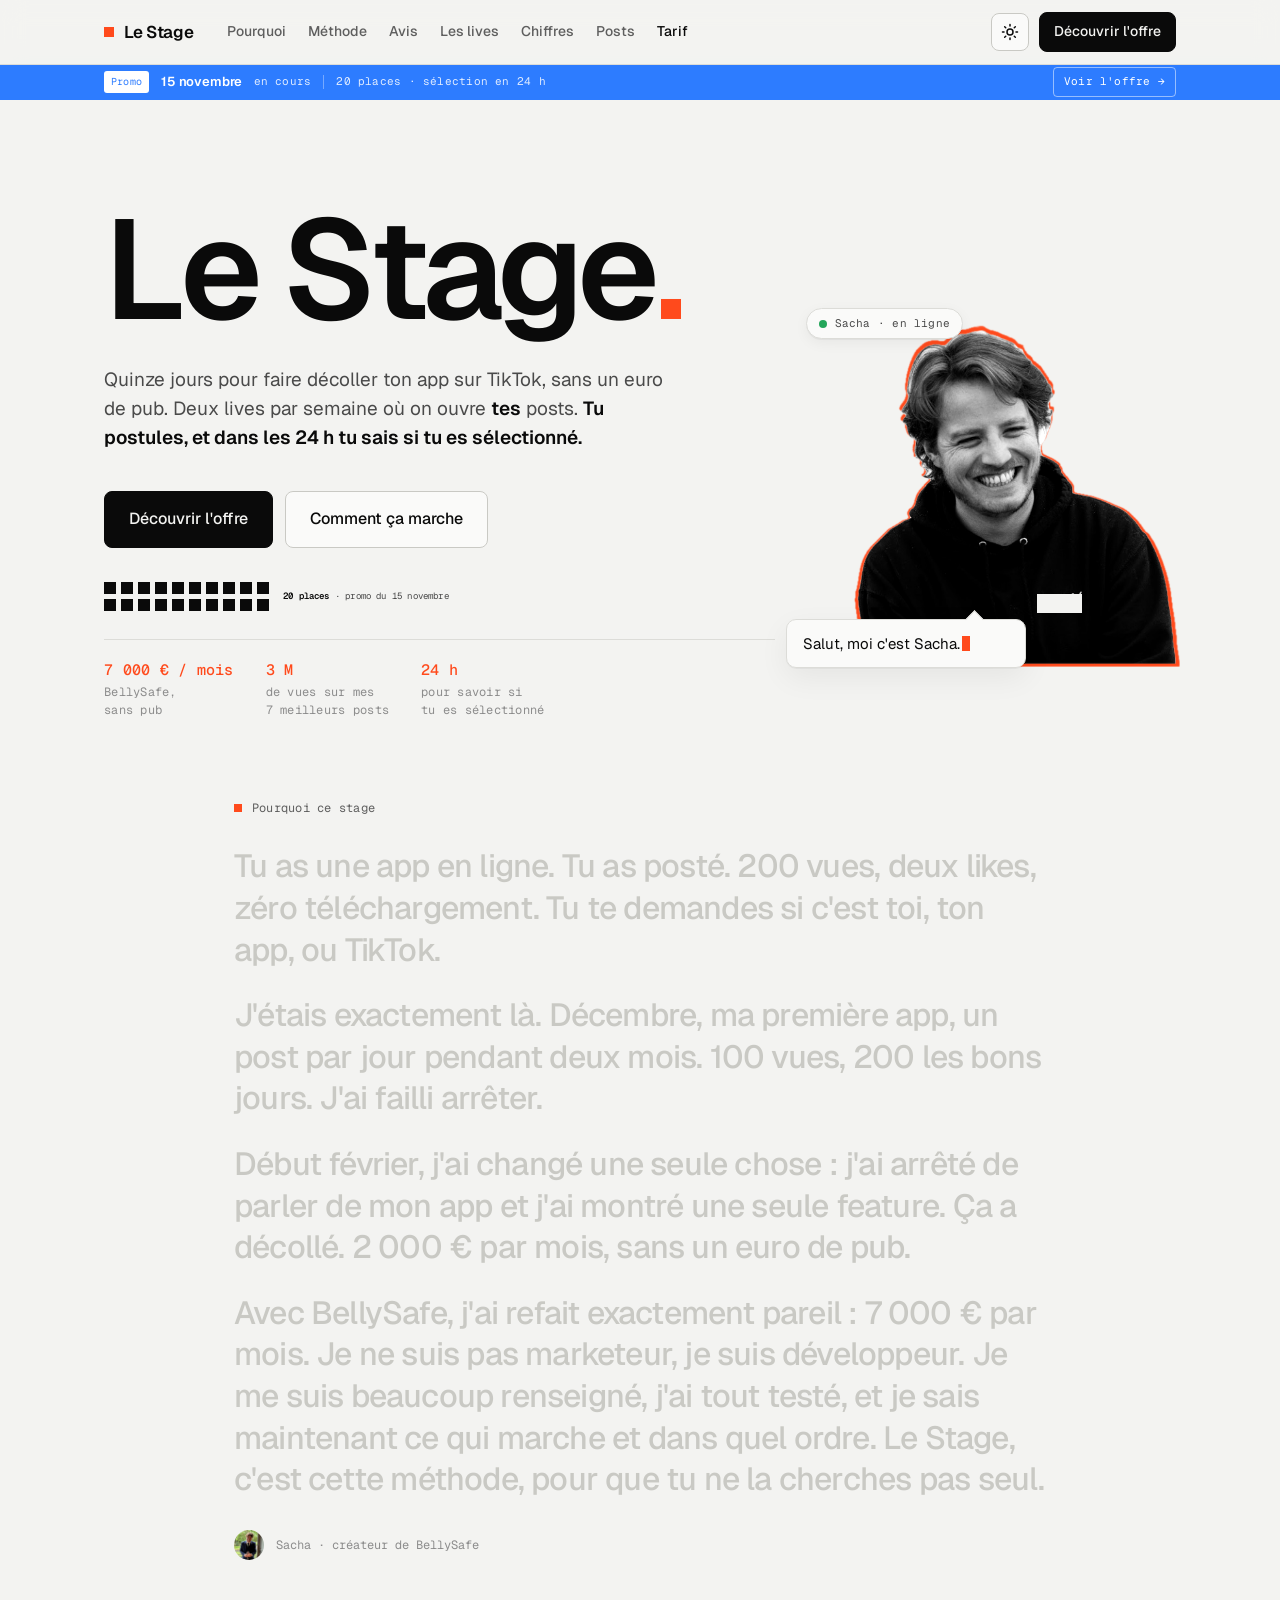
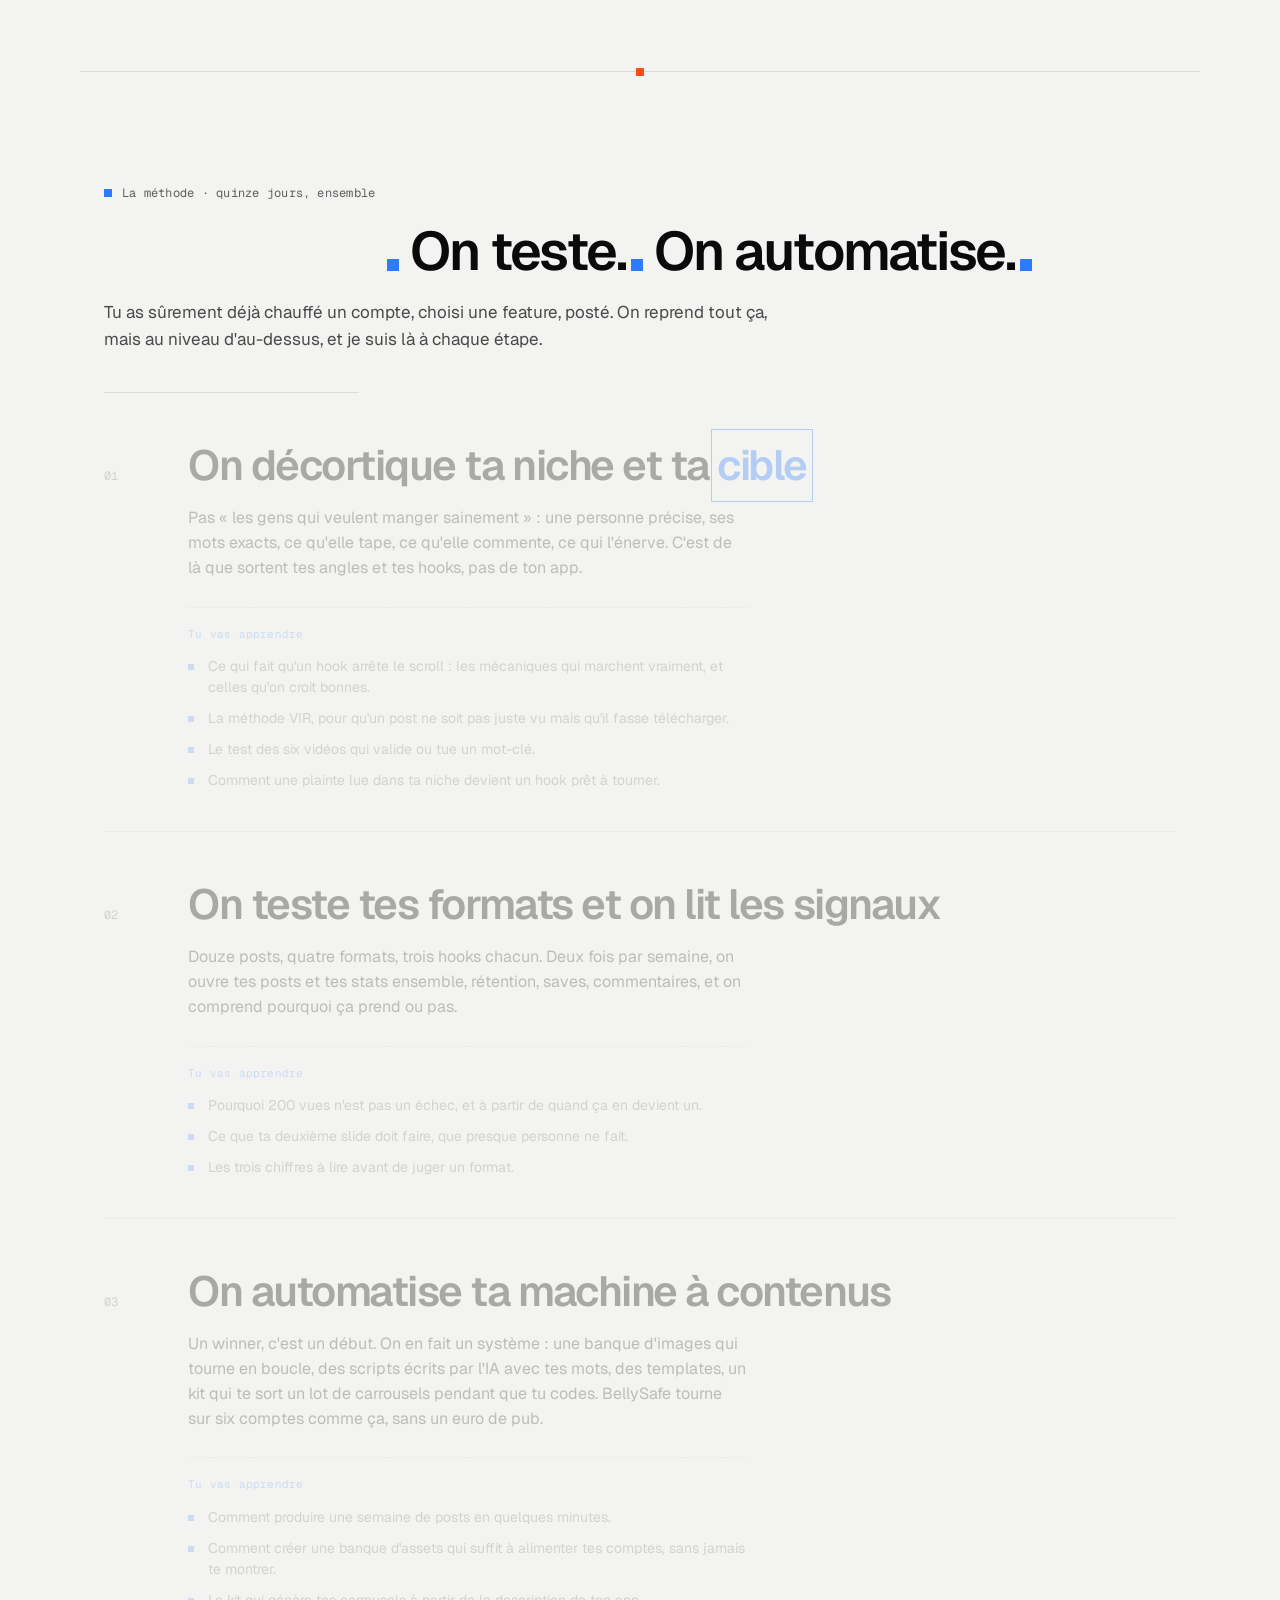
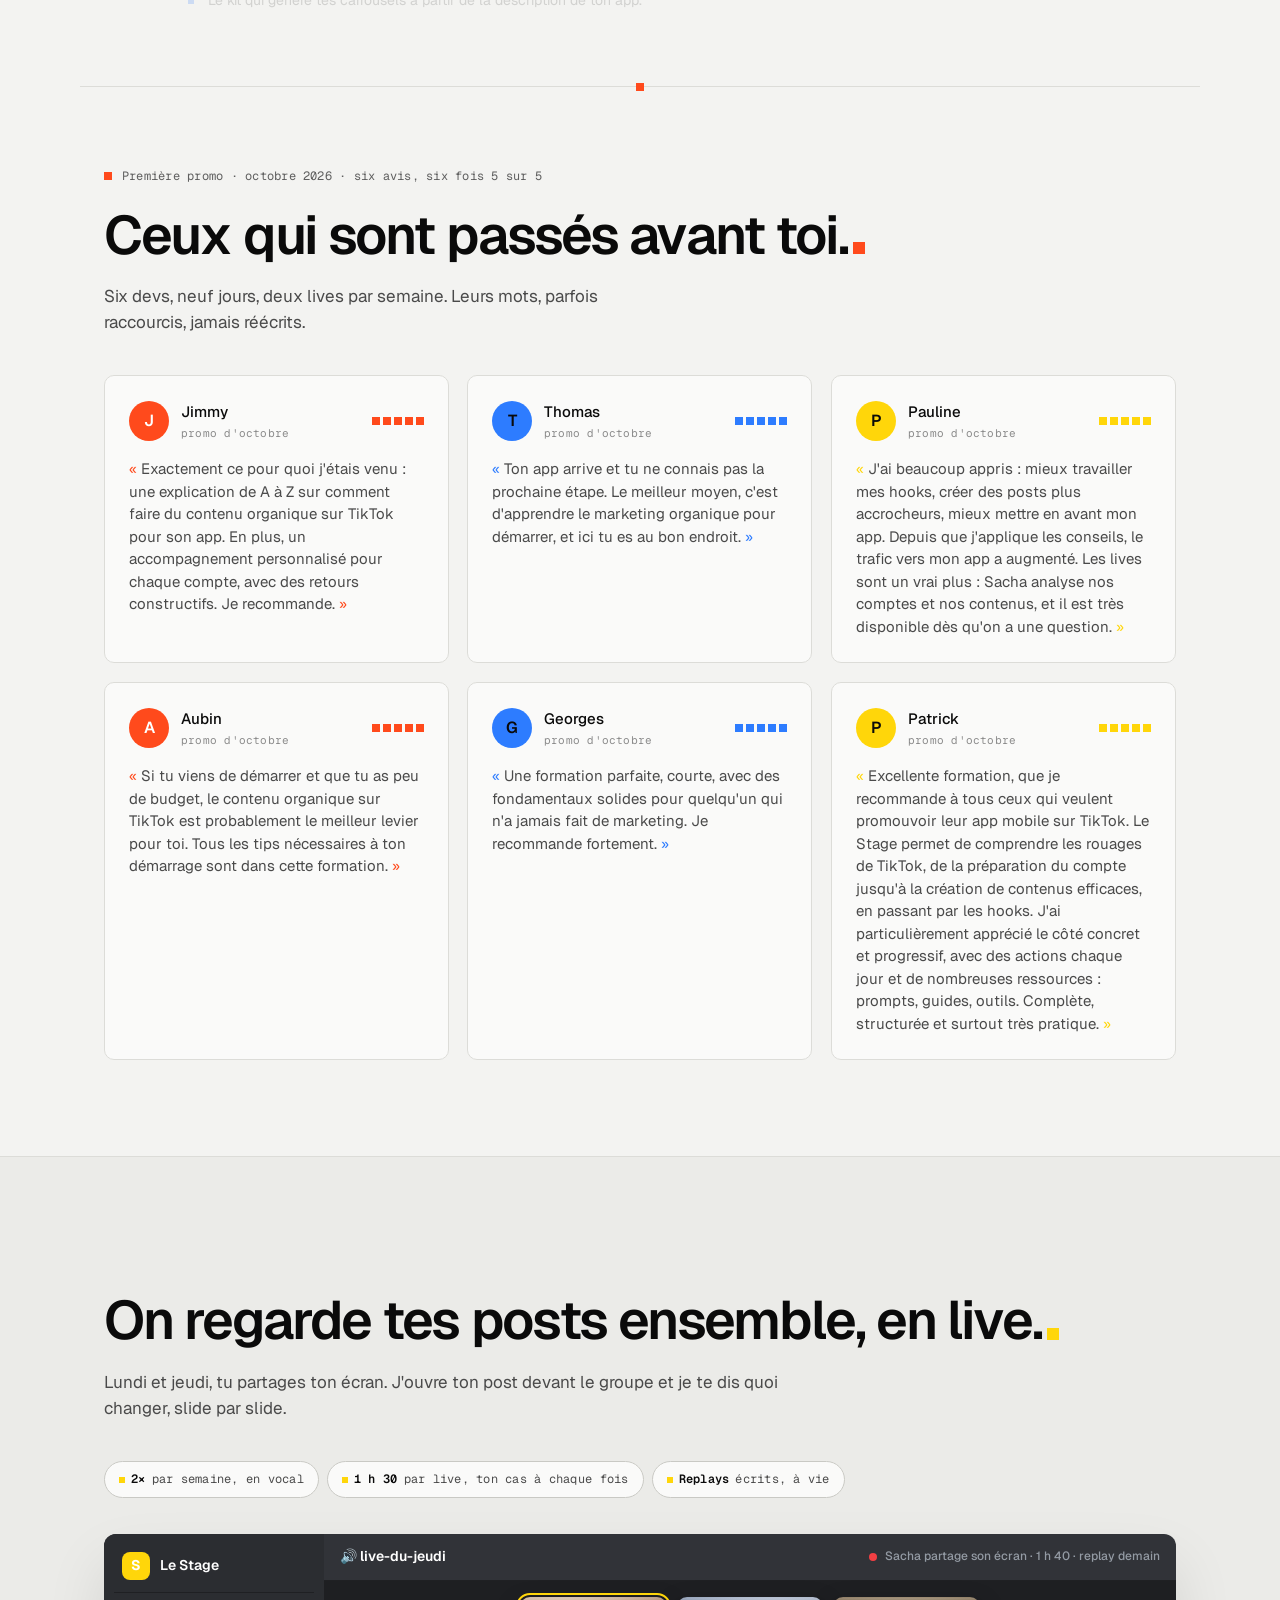
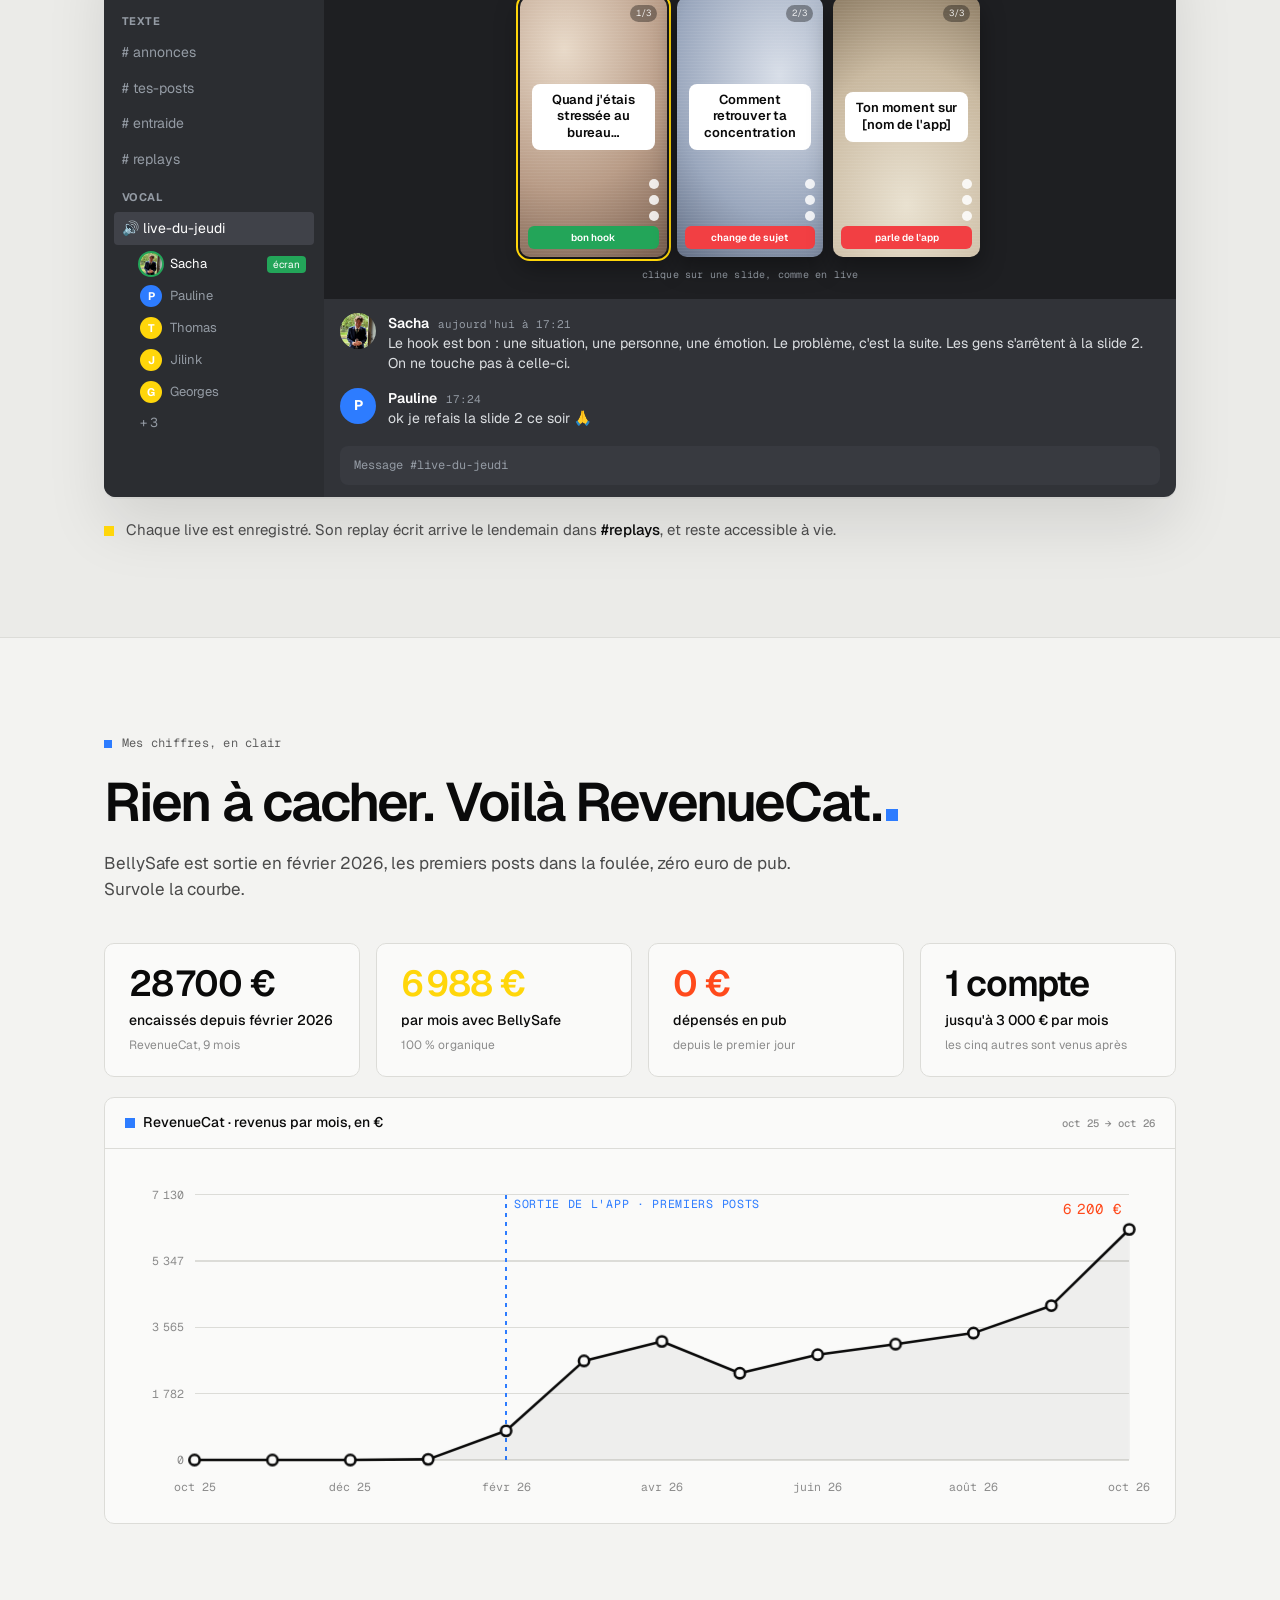
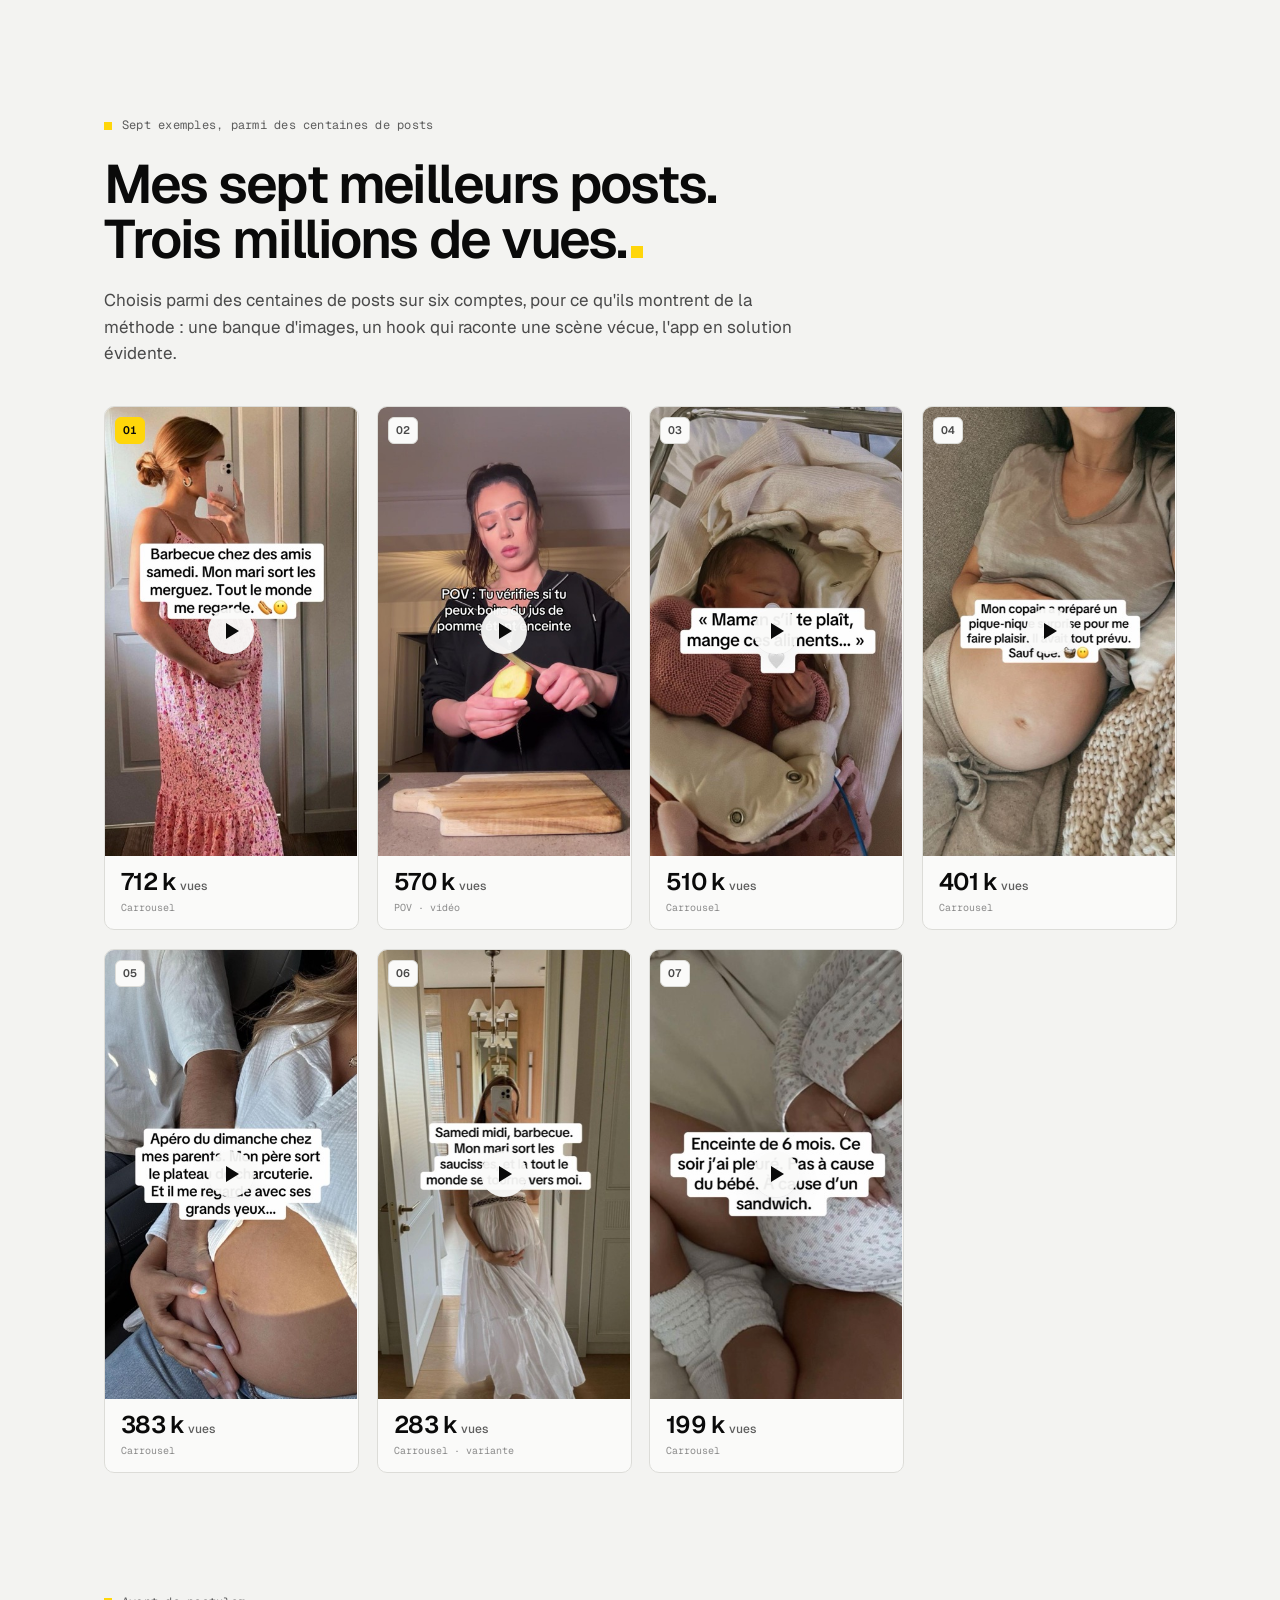
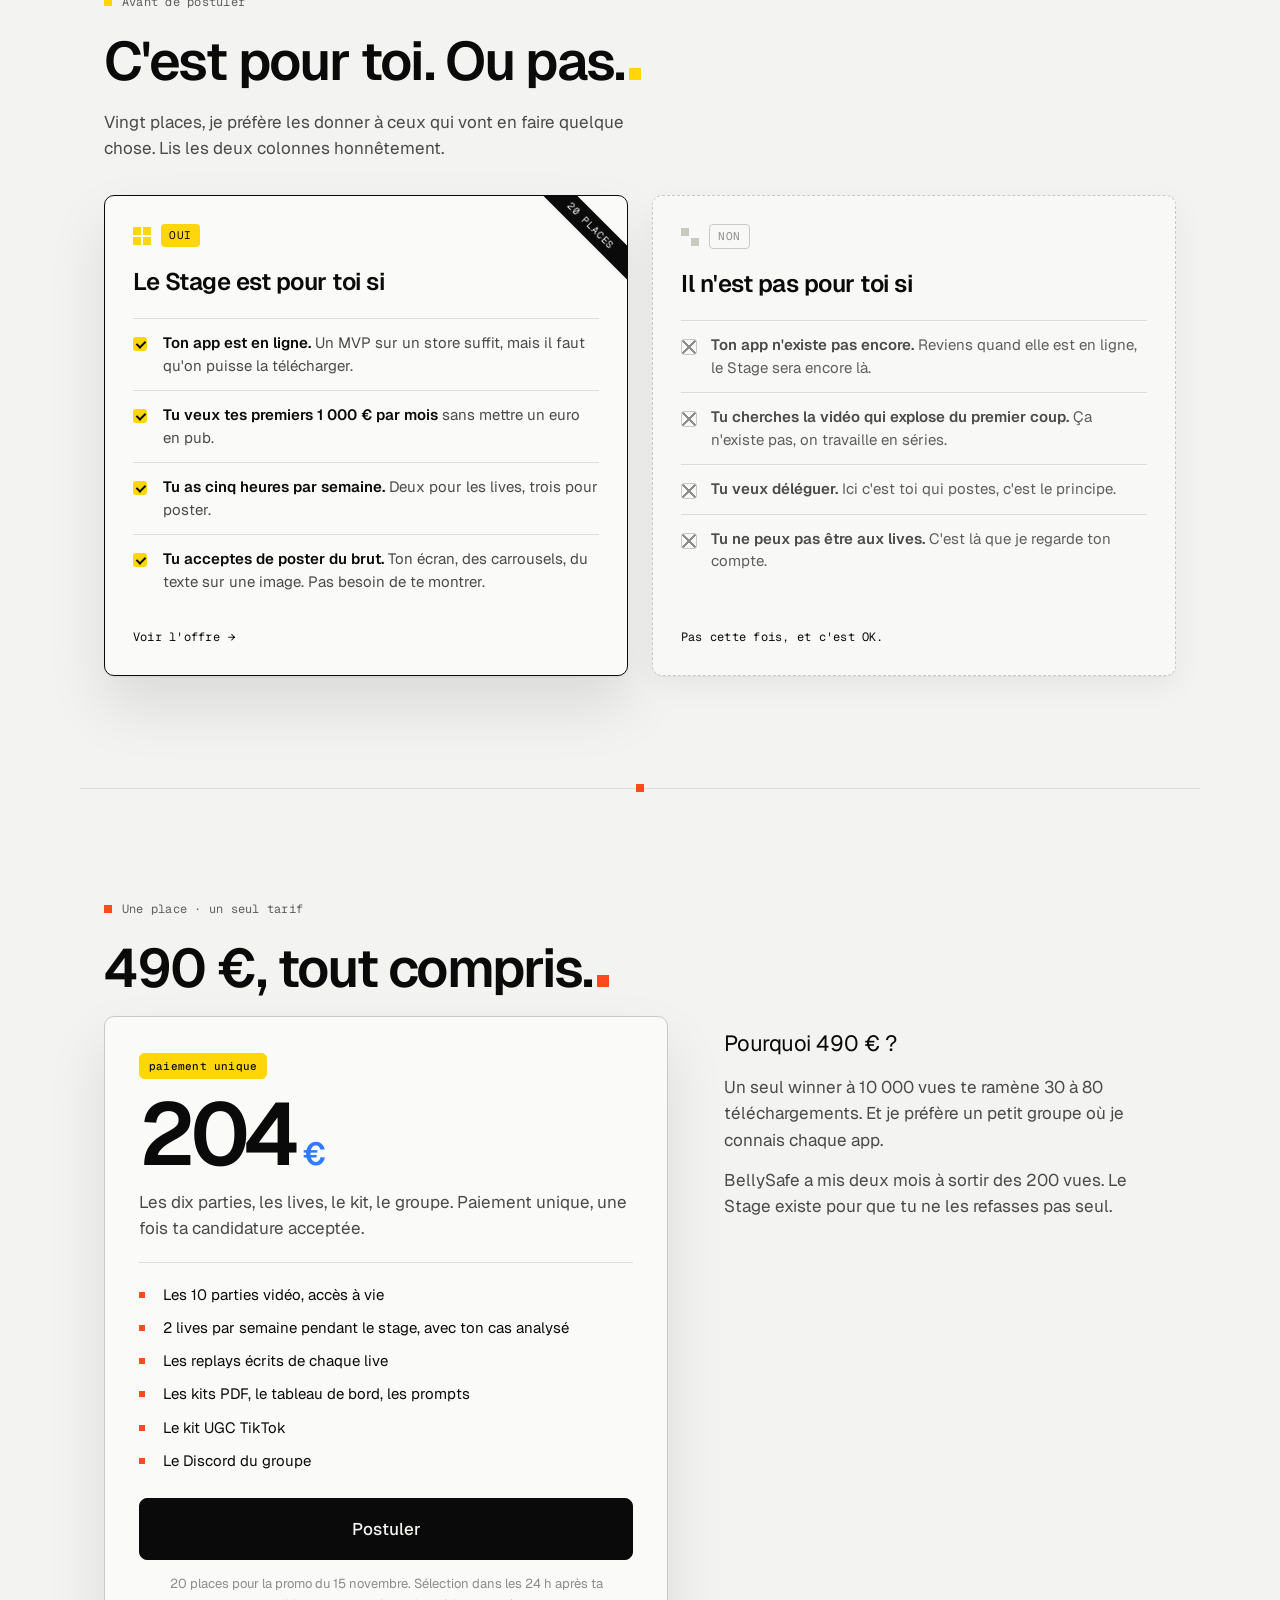
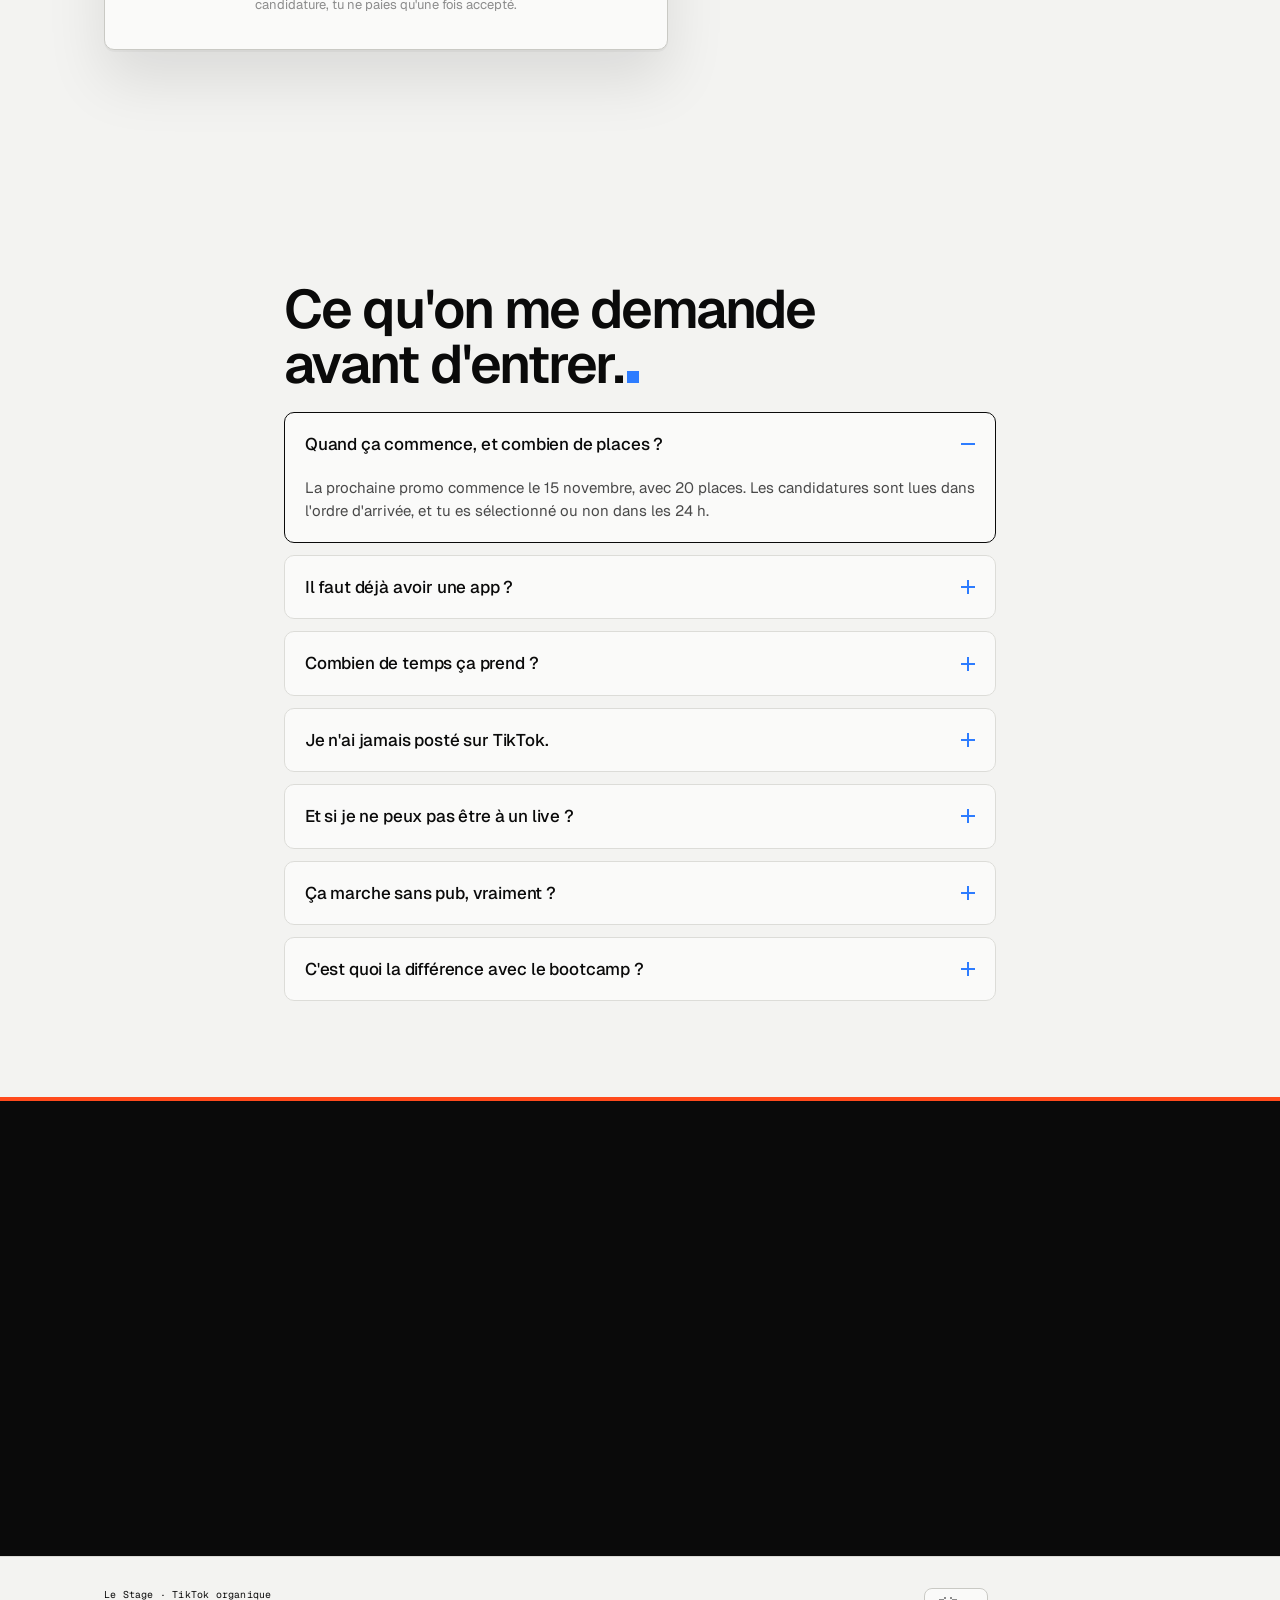
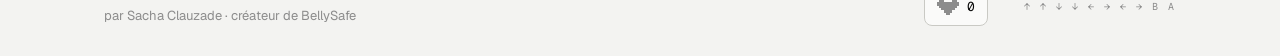
<file: index.html>
<!doctype html>
<html lang="fr" data-theme="light">
<head>
<meta charset="utf-8">
<meta name="viewport" content="width=device-width, initial-scale=1">
<meta name="theme-color" content="#F3F3F1">
<title>Le Stage · TikTok organique, sur candidature</title>
<meta name="description" content="Le Stage : quinze jours pour faire décoller ton app sur TikTok sans un euro de pub. Tu postules, je lis ta candidature, je te dis si c'est pour toi. 490 €.">
<meta property="og:title" content="Le Stage · TikTok organique">
<meta property="og:description" content="Fais télécharger ton app. Sans un euro de pub. Quinze jours en ligne, vingt devs, deux lives par semaine où on analyse tes posts ensemble.">
<meta property="og:type" content="website">
<meta property="og:url" content="https://stage.sachaclauzade.me/">
<meta property="og:image" content="https://stage.sachaclauzade.me/assets/og.png">
<meta property="og:image:width" content="1200">
<meta property="og:image:height" content="630">
<meta name="twitter:card" content="summary_large_image">
<meta name="twitter:image" content="https://stage.sachaclauzade.me/assets/og.png">
<link rel="icon" type="image/png" sizes="64x64" href="favicon.png?v=3">
<link rel="icon" type="image/svg+xml" href="favicon.svg?v=3">
<link rel="shortcut icon" href="favicon.ico?v=3">
<link rel="apple-touch-icon" href="apple-touch-icon.png?v=3">
<link rel="preconnect" href="https://fonts.googleapis.com">
<link rel="preconnect" href="https://fonts.gstatic.com" crossorigin>
<link href="https://fonts.googleapis.com/css2?family=Geist:wght@400;500;600;700&family=Geist+Mono:wght@400;500&display=swap" rel="stylesheet">
<link rel="stylesheet" href="style.css">
</head>
<body>

<div class="intro" id="intro" aria-hidden="true"><i class="intro-px"></i></div>

<a class="skip" href="#methode">Aller au contenu</a>

<!-- ===================== NAV ===================== -->
<header class="nav">
  <div class="progress" id="progress" aria-hidden="true"></div>
  <div class="wrap nav-in">
    <a href="#top" class="brand boop" data-boop="y:-2"><i class="px-dot" aria-hidden="true"></i>Le Stage</a>
    <nav class="links" aria-label="Sections">
      <a href="#manifeste" class="boop" data-boop="y:-2">Pourquoi</a>
      <a href="#methode" class="boop" data-boop="y:-2">Méthode</a>
      <a href="#avis" class="boop" data-boop="y:-2">Avis</a>
      <a href="#lives" class="boop" data-boop="y:-2">Les lives</a>
      <a href="#chiffres" class="boop" data-boop="y:-2">Chiffres</a>
      <a href="#videos" class="boop" data-boop="y:-2">Posts</a>
      <a href="#tarif" class="boop" data-boop="y:-2">Tarif</a>
    </nav>
    <div class="nav-tools">
      <button class="icon-btn boop" id="themeToggle" data-boop="rotate:-20;scale:1.15" aria-label="Activer le mode sombre" title="Thème">
        <svg viewBox="0 0 24 24" width="18" height="18" fill="none" stroke="currentColor" stroke-width="2" stroke-linecap="round" stroke-linejoin="round" aria-hidden="true"><g class="th-sun"><circle cx="12" cy="12" r="4"/><path d="M12 2v2M12 20v2M4.9 4.9l1.4 1.4M17.7 17.7l1.4 1.4M2 12h2M20 12h2M4.9 19.1l1.4-1.4M17.7 6.3l1.4-1.4"/></g><g class="th-moon"><path d="M21 12.8A9 9 0 1 1 11.2 3a7 7 0 0 0 9.8 9.8z"/></g></svg>
      </button>
      <a href="#tarif" class="btn btn-ink btn-sm boop" data-boop="y:-2">Découvrir l'offre</a>
    </div>
  </div>
</header>

<div class="snack" id="snack" role="status">
  <div class="wrap snack-in">
    <span class="snack-tag mono">Promo</span>
    <b>15 novembre</b>
    <span class="mono snack-in-days" id="batchIn"></span>
    <span class="snack-sep" aria-hidden="true"></span>
    <span class="mono snack-places">20 places · sélection en 24 h</span>
    <a href="#tarif" class="snack-cta mono">Voir l'offre →</a>
  </div>
</div>


<main id="top">

<!-- ===================== HERO ===================== -->
<section class="hero" id="hero">
  <div class="wrap hero-in">
    <div class="hero-copy">
      <h1 class="h1" id="heroTitle"><span class="w">Le</span> <span class="w">Stage</span><i class="px-mascot" id="pixel" aria-hidden="true"></i></h1>
      <p class="lede">Quinze jours pour faire décoller ton app sur TikTok, sans un euro de pub. Deux lives par semaine où on ouvre <em>tes</em> posts. <b>Tu postules, et dans les 24 h tu sais si tu es sélectionné.</b></p>
      <div class="cta-row">
        <a href="#tarif" class="btn btn-ink btn-lg boop magnet" data-boop="y:-3;scale:1.03" id="heroCta" data-pixel-target>Découvrir l'offre</a>
        <a href="#manifeste" class="btn btn-lg boop" data-boop="y:-3">Comment ça marche</a>
      </div>
      <p class="places" aria-label="20 places pour la promo du 15 novembre"><span class="places-grid" id="placesGrid"></span><span class="mono"><b>20 places</b> · promo du 15 novembre</span></p>
      <ul class="proof mono" aria-label="Preuves">
        <li><b>7 000 € / mois</b><span>BellySafe,<br>sans pub</span></li>
        <li><b>3 M</b><span>de vues sur mes<br>7 meilleurs posts</span></li>
        <li><b>24 h</b><span>pour savoir si<br>tu es sélectionné</span></li>
      </ul>
    </div>
    <div class="hero-art" id="heroArt">
      <div class="bubble-wrap">
        <div class="portrait" id="portrait">
          <i class="rim" aria-hidden="true"></i>
          <img class="face" src="assets/sacha-cutout.png" alt="Sacha Clauzade" width="554" height="554">
          <i class="patch" aria-hidden="true"></i>
        </div>
        <span class="status mono"><i></i>Sacha · en ligne</span>
        <div class="say px-card" id="say"><p><span id="sayText"></span><i class="caret"></i></p></div>
      </div>
    </div>
  </div>
</section>

<!-- ===================== MANIFESTE ===================== -->
<section class="section manifeste" id="manifeste">
  <div class="wrap">
    <p class="eyebrow mono">Pourquoi ce stage</p>
    <div class="words" id="words">
    <p>Tu as une app en ligne. Tu as posté. 200 vues, deux likes, zéro téléchargement. Tu te demandes si c'est toi, ton app, ou TikTok.</p>
    <p>J'étais exactement là. Décembre, ma première app, un post par jour pendant deux mois. 100 vues, 200 les bons jours. J'ai failli arrêter.</p>
    <p>Début février, j'ai changé une seule chose : j'ai arrêté de parler de mon app et j'ai montré <em>une seule feature</em>. Ça a décollé. 2 000 € par mois, sans un euro de pub.</p>
    <p>Avec BellySafe, j'ai refait exactement pareil : 7 000 € par mois. Je ne suis pas marketeur, je suis développeur. Je me suis beaucoup renseigné, j'ai tout testé, et je sais maintenant ce qui marche et dans quel ordre. Le Stage, c'est cette méthode, pour que tu ne la cherches pas seul.</p>
    </div>
    <p class="sig"><img src="assets/sacha.png" alt="">Sacha · créateur de BellySafe</p>
  </div>
</section>

<div class="divider" aria-hidden="true"><button class="rainbow" aria-label="Retourner le pixel"></button></div>

<!-- ===================== MÉTHODE ===================== -->
<section class="section methode" id="methode">
  <div class="wrap">
    <p class="eyebrow mono">La méthode · quinze jours, ensemble</p>
    <h2 class="h2"><span class="hl">On prépare.</span> <span class="hl">On teste.</span> <span class="hl">On automatise.</span></h2>
    <p class="p p-wide">Tu as sûrement déjà chauffé un compte, choisi une feature, posté. On reprend tout ça, mais au niveau d'au-dessus, et je suis là à chaque étape.</p>

    <ol class="parts-list" id="partsList">
      <li class="pl" data-fx="target"><span class="pl-no mono">01</span><div><h3>On décortique ta niche et ta <span class="kw">cible</span></h3><p>Pas « les gens qui veulent manger sainement » : une personne précise, ses mots exacts, ce qu'elle tape, ce qu'elle commente, ce qui l'énerve. C'est de là que sortent tes angles et tes hooks, pas de ton app.</p>
        <ul class="learn"><li class="mono">Tu vas apprendre</li><li>Ce qui fait qu'un hook arrête le scroll : les mécaniques qui marchent vraiment, et celles qu'on croit bonnes.</li><li>La méthode VIR, pour qu'un post ne soit pas juste vu mais qu'il fasse télécharger.</li><li>Le test des six vidéos qui valide ou tue un mot-clé.</li><li>Comment une plainte lue dans ta niche devient un hook prêt à tourner.</li></ul></div></li>
      <li class="pl" data-fx="eye"><span class="pl-no mono">02</span><div><h3>On teste tes formats et on lit les <span class="kw">signaux</span></h3><p>Douze posts, quatre formats, trois hooks chacun. Deux fois par semaine, on ouvre tes posts et tes stats ensemble, rétention, saves, commentaires, et on comprend pourquoi ça prend ou pas.</p>
        <ul class="learn"><li class="mono">Tu vas apprendre</li><li>Pourquoi 200 vues n'est pas un échec, et à partir de quand ça en devient un.</li><li>Ce que ta deuxième slide doit faire, que presque personne ne fait.</li><li>Les trois chiffres à lire avant de juger un format.</li></ul></div></li>
      <li class="pl" data-fx="burst"><span class="pl-no mono">03</span><div><h3>On <span class="kw">automatise</span> ta machine à contenus</h3><p>Un winner, c'est un début. On en fait un système : une banque d'images qui tourne en boucle, des scripts écrits par l'IA avec tes mots, des templates, un kit qui te sort un lot de carrousels pendant que tu codes. BellySafe tourne sur six comptes comme ça, sans un euro de pub.</p>
        <ul class="learn"><li class="mono">Tu vas apprendre</li><li>Comment produire une semaine de posts en quelques minutes.</li><li>Comment créer une banque d'assets qui suffit à alimenter tes comptes, sans jamais te montrer.</li><li>Le kit qui génère tes carrousels à partir de la description de ton app.</li></ul></div></li>
    </ol>
  </div>
</section>

<div class="divider" aria-hidden="true"><button class="rainbow" aria-label="Retourner le pixel"></button></div>

<!-- ===================== AVIS ===================== -->
<section class="section avis" id="avis">
  <div class="wrap">
    <p class="eyebrow">Première promo · octobre 2026 · six avis, six fois 5 sur 5</p>
    <h2 class="h2">Ceux qui sont <span class="hl">passés avant toi.</span></h2>
    <p class="p">Six devs, neuf jours, deux lives par semaine. Leurs mots, parfois raccourcis, jamais réécrits.</p>
    <div class="avis-grid" id="avisGrid"></div>
  </div>
</section>

<!-- ===================== LIVES ===================== -->
<section class="section lives" id="lives">
  <div class="wrap">
    <p class="eyebrow mono">Le cœur du Stage · deux lives par semaine, sur Discord</p>
    <h2 class="h2">On regarde tes posts <span class="hl">ensemble, en live.</span></h2>
    <p class="p p-wide">Lundi et jeudi, tu partages ton écran. J'ouvre ton post devant le groupe et je te dis quoi changer, slide par slide.</p>
    <ul class="live-keys mono" aria-label="Les lives en bref">
      <li><b>2×</b> par semaine, en vocal</li>
      <li><b>1 h 30</b> par live, ton cas à chaque fois</li>
      <li><b>Replays</b> écrits, à vie</li>
    </ul>

    <div class="dc" id="liveDemo" aria-label="Exemple d'analyse en live, sur Discord">
      <aside class="dc-side">
        <div class="dc-server"><span class="dc-logo">S</span>Le Stage</div>
        <div class="dc-cat">Texte</div>
        <div class="dc-ch">#&nbsp;annonces</div>
        <div class="dc-ch">#&nbsp;tes-posts</div>
        <div class="dc-ch">#&nbsp;entraide</div>
        <div class="dc-ch">#&nbsp;replays</div>
        <div class="dc-cat">Vocal</div>
        <div class="dc-ch is-on">🔊&nbsp;live-du-jeudi</div>
        <ul class="dc-voice">
          <li class="is-talking"><img src="assets/sacha.png" alt=""><span>Sacha</span><i>écran</i></li>
          <li><b style="--a:var(--c2)">P</b><span>Pauline</span></li>
          <li><b style="--a:var(--px)">T</b><span>Thomas</span></li>
          <li><b style="--a:var(--c1)">J</b><span>Jilink</span></li>
          <li><b style="--a:var(--c1)">G</b><span>Georges</span></li>
          <li class="dc-more">+ 3</li>
        </ul>
      </aside>
      <div class="dc-main">
        <div class="dc-head"><span>🔊 live-du-jeudi</span><span class="dc-live"><i></i>Sacha partage son écran · 1 h 40 · replay demain</span></div>
        <div class="dc-screen">
          <div class="slides" id="slides">
            <button class="slide s1 is-active" data-slide="1"><span class="slide-no">1/3</span><span class="slide-txt">Quand j'étais stressée au bureau…</span><span class="slide-ui"><i></i><i></i><i></i></span><span class="verdict ok">bon hook</span></button>
            <button class="slide s2" data-slide="2"><span class="slide-no">2/3</span><span class="slide-txt">Comment retrouver ta concentration</span><span class="slide-ui"><i></i><i></i><i></i></span><span class="verdict ko">change de sujet</span></button>
            <button class="slide s3" data-slide="3"><span class="slide-no">3/3</span><span class="slide-txt">Ton moment sur [nom de l'app]</span><span class="slide-ui"><i></i><i></i><i></i></span><span class="verdict ko">parle de l'app</span></button>
          </div>
          <p class="dc-screen-hint mono">clique sur une slide, comme en live</p>
        </div>
        <div class="dc-chat">
          <div class="dc-msg"><img src="assets/sacha.png" alt=""><div><p class="dc-who">Sacha <span class="mono">aujourd'hui à 17:21</span></p>
            <div class="note" data-for="1"><p>Le hook est bon : une situation, une personne, une émotion. Le problème, c'est la suite. Les gens s'arrêtent à la slide 2. On ne touche pas à celle-ci.</p></div>
            <div class="note" data-for="2" hidden><p>La slide 2 doit <em>aggraver</em> le problème annoncé : le cœur qui s'accélère, les vagues d'angoisse. Et finir par une phrase qui appelle la suite. Pas un nouveau sujet.</p></div>
            <div class="note" data-for="3" hidden><p>« Ton moment sur Bloom » ne dit rien à qui ne connaît pas l'app. Reste vague et montre la feature : « j'ai utilisé cette app et en 30 secondes, j'allais mieux ».</p></div>
          </div></div>
          <div class="dc-msg"><b style="--a:var(--c2)">P</b><div><p class="dc-who">Pauline <span class="mono">17:24</span></p><p>ok je refais la slide 2 ce soir 🙏</p></div></div>
          <div class="dc-input mono">Message #live-du-jeudi</div>
        </div>
      </div>
    </div>

    <p class="replay-line"><span class="px-dot"></span>Chaque live est enregistré. Son replay écrit arrive le lendemain dans <b>#replays</b>, et reste accessible à vie.</p>


  </div>
</section>

<!-- ===================== CHIFFRES ===================== -->
<section class="section chiffres" id="chiffres">
  <div class="wrap">
    <p class="eyebrow">Mes chiffres, en clair</p>
    <h2 class="h2">Rien à cacher. <span class="hl">Voilà RevenueCat.</span></h2>
    <p class="p p-wide">BellySafe est sortie en février 2026, les premiers posts dans la foulée, zéro euro de pub. Survole la courbe.</p>
    <div class="stats" id="stats"></div>
    <figure class="rc px" id="rcChart" aria-label="Courbe des revenus mensuels RevenueCat, octobre 2025 à octobre 2026">
      <figcaption class="rc-head">
        <span class="rc-logo"><i></i> RevenueCat · revenus par mois, en €</span>
        <span class="mono dim" id="rcRange"></span>
      </figcaption>
      <div class="rc-body" id="rcBody"></div>
    </figure>
  </div>
</section>

<!-- ===================== VIDÉOS ===================== -->
<section class="section videos" id="videos">
  <div class="wrap">
    <p class="eyebrow mono">Sept exemples, parmi des centaines de posts</p>
    <h2 class="h2">Mes sept meilleurs posts. <span class="hl">Trois millions de vues.</span></h2>
    <p class="p p-wide">Choisis parmi des centaines de posts sur six comptes, pour ce qu'ils montrent de la méthode : une banque d'images, un hook qui raconte une scène vécue, l'app en solution évidente.</p>
    <div class="vgrid" id="vgrid"></div>
  </div>
</section>

<!-- ===================== POUR QUI ===================== -->
<section class="section pourqui" id="pourqui">
  <div class="wrap">
    <p class="eyebrow">Avant de postuler</p>
    <h2 class="h2">C'est pour toi. <span class="hl">Ou pas.</span></h2>
    <p class="p">Vingt places, je préfère les donner à ceux qui vont en faire quelque chose. Lis les deux colonnes honnêtement.</p>
    <div class="fit">
      <article class="fit-card fit-yes px boop" data-boop="rotate:-1">
        <header class="fit-head">
          <span class="fit-mark" aria-hidden="true"><i></i><i></i><i></i><i></i></span>
          <span class="mono fit-tag">Oui</span>
          <h3 class="h3">Le Stage est pour toi si</h3>
        </header>
        <ul class="fit-list">
          <li><b>Ton app est en ligne.</b> Un MVP sur un store suffit, mais il faut qu'on puisse la télécharger.</li>
          <li><b>Tu veux tes premiers 1 000 € par mois</b> sans mettre un euro en pub.</li>
          <li><b>Tu as cinq heures par semaine.</b> Deux pour les lives, trois pour poster.</li>
          <li><b>Tu acceptes de poster du brut.</b> Ton écran, des carrousels, du texte sur une image. Pas besoin de te montrer.</li>
        </ul>
        <a href="#tarif" class="fit-cta mono">Voir l'offre <span aria-hidden="true">→</span></a>
      </article>
      <article class="fit-card fit-no px boop" data-boop="rotate:1">
        <header class="fit-head">
          <span class="fit-mark" aria-hidden="true"><i></i><i></i><i></i><i></i></span>
          <span class="mono fit-tag">Non</span>
          <h3 class="h3">Il n'est pas pour toi si</h3>
        </header>
        <ul class="fit-list">
          <li><b>Ton app n'existe pas encore.</b> Reviens quand elle est en ligne, le Stage sera encore là.</li>
          <li><b>Tu cherches la vidéo qui explose du premier coup.</b> Ça n'existe pas, on travaille en séries.</li>
          <li><b>Tu veux déléguer.</b> Ici c'est toi qui postes, c'est le principe.</li>
          <li><b>Tu ne peux pas être aux lives.</b> C'est là que je regarde ton compte.</li>
        </ul>
        <p class="fit-cta mono dim">Pas cette fois, et c'est OK.</p>
      </article>
    </div>
  </div>
</section>

<div class="divider" aria-hidden="true"><button class="rainbow" aria-label="Retourner le pixel"></button></div>

<!-- ===================== TARIF ===================== -->
<section class="section tarif" id="tarif">
  <div class="wrap">
    <p class="eyebrow">Une place · un seul tarif</p>
    <h2 class="h2">490 €, <span class="hl">tout compris.</span></h2>
    <div class="price-wrap">
      <article class="price px tilt" id="priceCard">
        <div class="price-head">
          <span class="price-badge mono">paiement unique</span>
          <p class="price-amount"><span class="big" id="priceNum">490</span><span class="cur">€</span></p>
          <p class="price-sub">Les dix parties, les lives, le kit, le groupe. Paiement unique, une fois ta candidature acceptée.</p>
        </div>
        <ul class="price-list">
          <li>Les 10 parties vidéo, accès à vie</li>
          <li>2 lives par semaine pendant le stage, avec ton cas analysé</li>
          <li>Les replays écrits de chaque live</li>
          <li>Les kits PDF, le tableau de bord, les prompts</li>
          <li>Le kit UGC TikTok</li>
          <li>Le Discord du groupe</li>
        </ul>
        <a href="postuler.html" class="btn btn-ink btn-xl boop magnet" id="buyBtn" data-boop="y:-3;scale:1.02" data-pixel-target>Postuler</a>
        <p class="price-foot dim">20 places pour la promo du 15 novembre. Sélection dans les 24 h après ta candidature, tu ne paies qu'une fois accepté.</p>
      </article>
      <aside class="price-side">
        <p class="h3">Pourquoi 490 € ?</p>
        <p class="p">Un seul winner à 10 000 vues te ramène 30 à 80 téléchargements. Et je préfère un petit groupe où je connais chaque app.</p>
        <p class="p">BellySafe a mis deux mois à sortir des 200 vues. Le Stage existe pour que tu ne les refasses pas seul.</p>
      </aside>
    </div>
  </div>
</section>

<!-- ===================== FAQ ===================== -->
<section class="section faq" id="faq">
  <div class="wrap narrow">
    <p class="eyebrow">Questions</p>
    <h2 class="h2">Ce qu'on me demande <span class="hl">avant d'entrer.</span></h2>
    <div class="acc">
      <details class="px" open>
        <summary>Quand ça commence, et combien de places ?<span class="plus" aria-hidden="true"></span></summary>
        <div class="acc-body"><p>La prochaine promo commence le 15 novembre, avec 20 places. Les candidatures sont lues dans l'ordre d'arrivée, et tu es sélectionné ou non dans les 24 h.</p></div>
      </details>
      <details class="px">
        <summary>Il faut déjà avoir une app ?<span class="plus" aria-hidden="true"></span></summary>
        <div class="acc-body"><p>Oui. Le stage suppose une app ou un MVP en ligne sur un store. Tout part d'une feature de ton app à montrer, et tout se mesure en téléchargements.</p></div>
      </details>
      <details class="px">
        <summary>Combien de temps ça prend ?<span class="plus" aria-hidden="true"></span></summary>
        <div class="acc-body"><p>1 à 2 h de travail par partie, jusqu'à une demi-journée quand tu tournes plusieurs vidéos (6 en partie 7). Plus 30 min de warm-up par jour pendant les 3 premiers jours, et les lives.</p></div>
      </details>
      <details class="px">
        <summary>Je n'ai jamais posté sur TikTok.<span class="plus" aria-hidden="true"></span></summary>
        <div class="acc-body"><p>Tant mieux : on crée un compte neuf, exprès. Un compte perso, sans nom d'app, qui chauffe pendant 3 jours avant la première publication. Tu pars avec les mêmes armes que tout le monde.</p></div>
      </details>
      <details class="px">
        <summary>Et si je ne peux pas être à un live ?<span class="plus" aria-hidden="true"></span></summary>
        <div class="acc-body"><p>Chaque live a son replay écrit, avec ce qu'il faut retenir et les passages à écouter. Mais ton cas n'est analysé que si tu es là. Viens.</p></div>
      </details>
      <details class="px">
        <summary>Ça marche sans pub, vraiment ?<span class="plus" aria-hidden="true"></span></summary>
        <div class="acc-body"><p>BellySafe fait 7 000 € par mois sans un euro de pub depuis le début. Les leviers payants (créateurs, Spark Ads) sont présentés en partie 10 comme des options pour plus tard, quand ta routine tourne.</p></div>
      </details>
      <details class="px">
        <summary>C'est quoi la différence avec le bootcamp ?<span class="plus" aria-hidden="true"></span></summary>
        <div class="acc-body"><p>Le contenu est le même, resserré en 10 parties. Ce qui change, c'est le format : un groupe, des dates, et surtout les lives où on passe tes contenus au crible. C'est ça qui fait avancer.</p></div>
      </details>
    </div>
  </div>
</section>

<!-- ===================== FINAL CTA ===================== -->
<section class="section final" id="reserver">
  <div class="field-px" id="fieldPx" aria-hidden="true"></div>
  <div class="wrap final-in">
    <h2 class="h2">Promo du 15 novembre.<br>Vingt places, <span class="hl">sélection en 24 h.</span></h2>
    <a href="postuler.html" class="btn btn-paper btn-xl boop magnet" id="finalBtn" data-boop="y:-3;scale:1.02" data-pixel-target>Postuler · 5 minutes</a>
    <p class="dim">Tu réponds à quelques questions, je lis, et dans les 24 h tu sais si tu es sélectionné.</p>
  </div>
</section>

</main>

<footer class="foot">
  <div class="wrap foot-in">
    <div class="foot-left">
      <span class="mono">Le Stage · TikTok organique</span>
      <span class="dim">par Sacha Clauzade · créateur de BellySafe</span>
    </div>
    <button class="like boop" id="likeBtn" data-boop="scale:1.2;rotate:-6" aria-label="Aimer cette page">
      <svg class="heart" viewBox="0 0 10 9" width="22" height="20" shape-rendering="crispEdges" aria-hidden="true">
        <g class="heart-body">
        <rect x="1" y="1" width="2" height="1"/><rect x="3" y="0" width="1" height="1"/><rect x="6" y="0" width="1" height="1"/><rect x="7" y="1" width="2" height="1"/>
        <rect x="0" y="2" width="10" height="2"/><rect x="1" y="4" width="8" height="1"/><rect x="2" y="5" width="6" height="1"/><rect x="3" y="6" width="4" height="1"/><rect x="4" y="7" width="2" height="1"/>
        </g>
        <g class="heart-eyes"><rect class="heart-eye" x="3" y="2" width="1" height="1"/><rect class="heart-eye" x="6" y="2" width="1" height="1"/></g>
      </svg>
      <span class="mono" id="likeCount">0</span>
    </button>
    <p class="foot-note dim mono">↑ ↑ ↓ ↓ ← → ← → B A</p>
  </div>
</footer>

<div id="particles" aria-hidden="true"></div>
<div id="toast" class="toast px" role="status" aria-live="polite" hidden></div>

<div class="modal" id="videoModal" hidden>
  <div class="modal-bg" data-close></div>
  <div class="modal-box px">
    <button class="modal-close icon-btn" data-close aria-label="Fermer">✕</button>
    <div class="modal-frame" id="modalFrame"></div>
  </div>
</div>

<script src="data.js"></script>
<script src="app.js"></script>
</body>
</html>
</file>
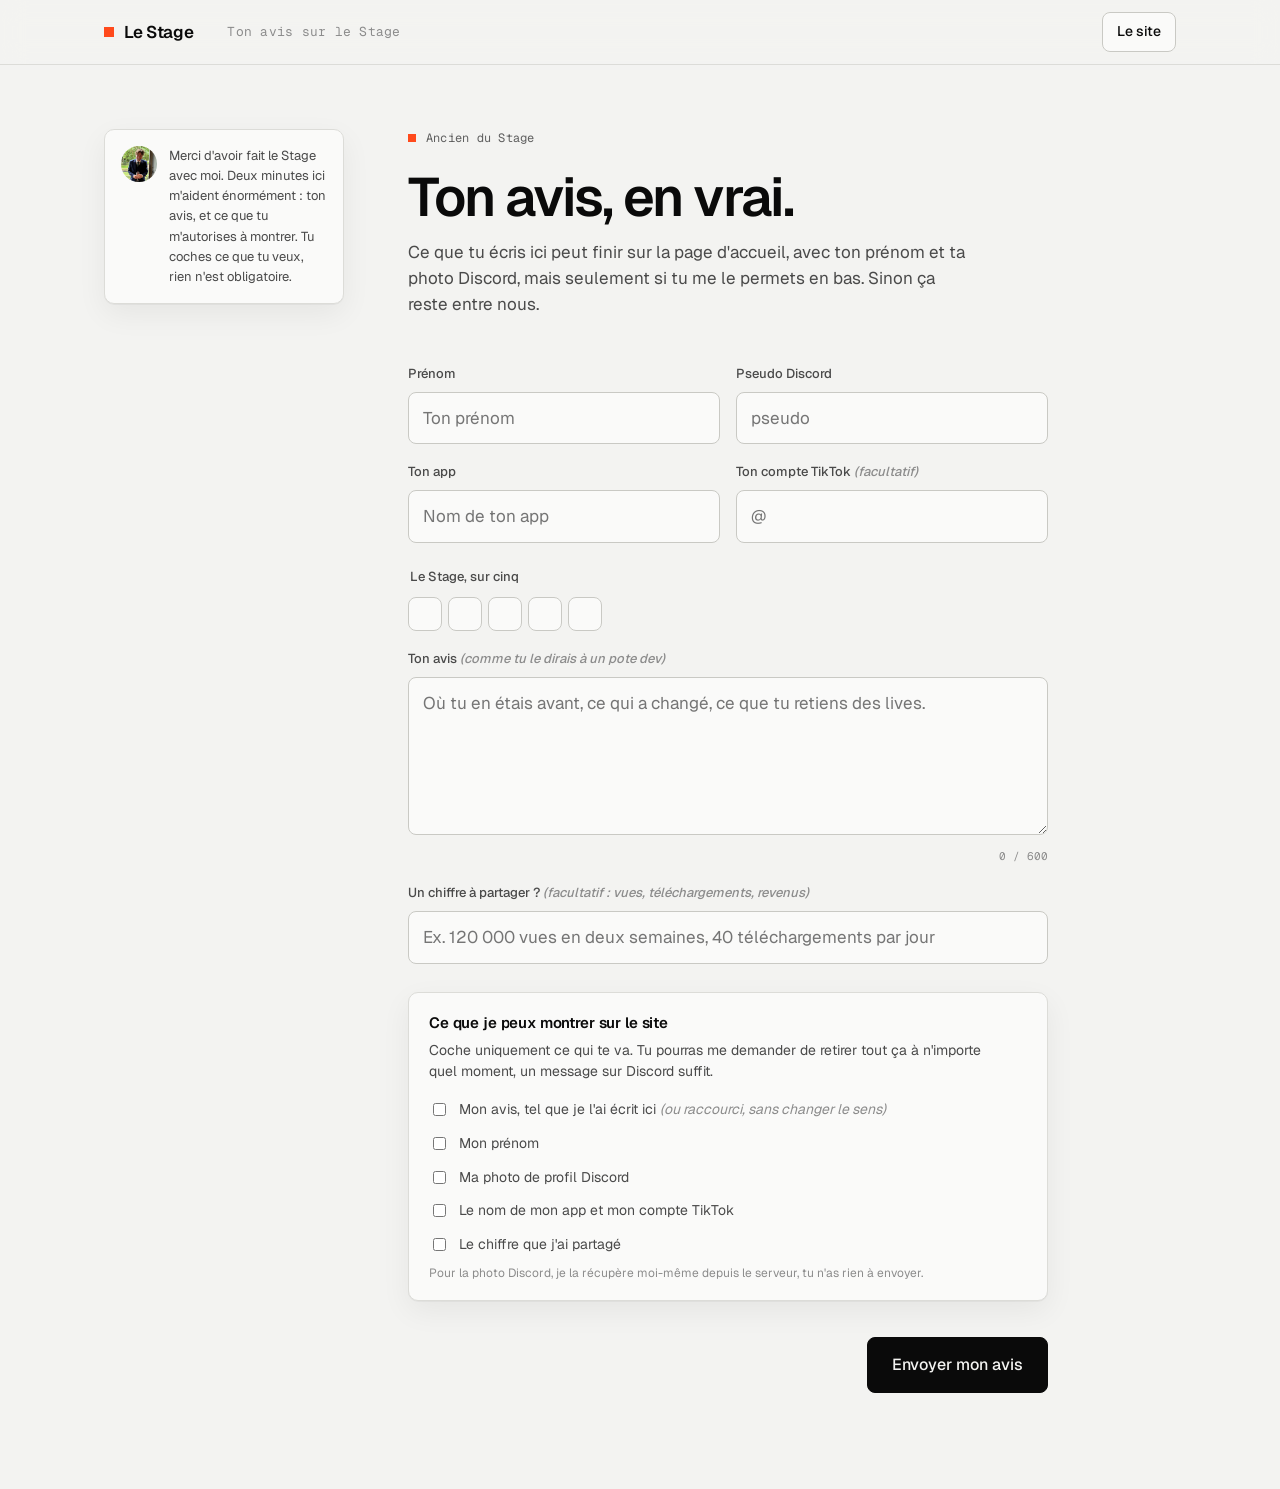
<file: avis.html>
<!doctype html>
<html lang="fr" data-theme="light">
<head>
<meta charset="utf-8">
<meta name="viewport" content="width=device-width, initial-scale=1">
<meta name="theme-color" content="#F3F3F1">
<title>Ton avis · Le Stage</title>
<meta name="description" content="Tu as fait le Stage ? Dis-moi ce que tu en as pensé, et si je peux le montrer sur le site.">
<meta name="robots" content="noindex">
<link rel="icon" type="image/png" sizes="64x64" href="favicon.png?v=3">
<link rel="icon" type="image/svg+xml" href="favicon.svg?v=3">
<link rel="shortcut icon" href="favicon.ico?v=3">
<link rel="apple-touch-icon" href="apple-touch-icon.png?v=3">
<link rel="preconnect" href="https://fonts.googleapis.com">
<link rel="preconnect" href="https://fonts.gstatic.com" crossorigin>
<link href="https://fonts.googleapis.com/css2?family=Geist:wght@400;500;600;700&family=Geist+Mono:wght@400;500&display=swap" rel="stylesheet">
<link rel="stylesheet" href="style.css">
<link rel="stylesheet" href="postuler.css">
<style>
  .avis-main { padding-top: 0; }
  .avis { padding: 64px 0 96px; }
  .avis-in { display: grid; grid-template-columns: 240px 1fr; gap: 64px; align-items: start; }
  @media (max-width: 860px) { .avis-in { grid-template-columns: 1fr; gap: 28px; } .avis { padding: 36px 0 72px; } }
  .avis-side { position: sticky; top: 90px; }
  .avis-side .side-note { margin-top: 0; }
  @media (max-width: 860px) { .avis-side { position: static; } .avis-side .side-note { display: flex; } }
  .avis-form { max-width: 640px; }
  .avis-form .h2 { margin-bottom: 14px; }
  .avis-form .p { margin-bottom: 28px; }
  .stars { border: 0; padding: 0; margin: 24px 0 0; display: flex; flex-wrap: wrap; gap: 6px; }
  .stars legend { font-size: 13px; font-weight: 500; color: var(--ink-2); margin-bottom: 10px; width: 100%; }
  .stars label { position: relative; }
  .stars input { position: absolute; opacity: 0; inset: 0; }
  .stars i { display: block; width: 34px; height: 34px; border: 1px solid var(--line-2); border-radius: 8px; background: var(--card); cursor: pointer; transition: background 150ms, border-color 150ms, transform 200ms var(--spring); }
  .stars label:hover i { border-color: var(--ink); }
  .stars.lit-1 label:nth-child(-n+2) i, .stars.lit-2 label:nth-child(-n+3) i, .stars.lit-3 label:nth-child(-n+4) i, .stars.lit-4 label:nth-child(-n+5) i, .stars.lit-5 label:nth-child(-n+6) i { background: var(--px); border-color: var(--px); }
  .stars input:checked + i { transform: scale(1.08); }
  .consent { margin-top: 28px; padding: 18px 20px; }
  .consent h3 { font-size: 15px; font-weight: 600; margin: 0 0 6px; letter-spacing: -0.01em; }
  .consent .p { font-size: 14px; margin-bottom: 8px; }
  .consent .check { margin-top: 12px; }
  .consent .check:first-of-type { margin-top: 16px; }
  .avatar-hint { font-size: 12px; color: var(--g3); margin-top: 8px; line-height: 1.5; }
  .ok-box { display: none; }
  .is-sent .avis-form > *:not(.ok-box) { display: none; }
  .is-sent .ok-box { display: block; animation: stepin .6s var(--spring-soft); }
  .count { font-size: 11px; color: var(--g3); text-align: right; margin-top: 6px; font-family: var(--display); }
</style>
</head>
<body class="apply-body">

<header class="nav">
  <div class="wrap nav-in">
    <a href="index.html" class="brand boop" data-boop="y:-2"><i class="px-dot" aria-hidden="true"></i>Le Stage</a>
    <span class="mono dim apply-crumb">Ton avis sur le Stage</span>
    <div class="nav-tools">
      <a href="index.html" class="btn btn-sm boop" data-boop="y:-2">Le site</a>
    </div>
  </div>
</header>

<main class="avis avis-main">
  <div class="wrap avis-in">

    <aside class="avis-side">
      <div class="side-note px-card">
        <img src="assets/sacha.png" alt="" width="36" height="36">
        <p>Merci d'avoir fait le Stage avec moi. Deux minutes ici m'aident énormément : ton avis, et ce que tu m'autorises à montrer. Tu coches ce que tu veux, rien n'est obligatoire.</p>
      </div>
    </aside>

    <form class="avis-form" id="avisForm" novalidate>
      <p class="eyebrow mono">Ancien du Stage</p>
      <h1 class="h2">Ton avis, en vrai.</h1>
      <p class="p">Ce que tu écris ici peut finir sur la page d'accueil, avec ton prénom et ta photo Discord, mais seulement si tu me le permets en bas. Sinon ça reste entre nous.</p>

      <div class="row-2">
        <label class="field"><span>Prénom</span><input type="text" id="firstName" required placeholder="Ton prénom"></label>
        <label class="field"><span>Pseudo Discord</span><input type="text" id="discord" placeholder="pseudo"></label>
      </div>
      <div class="row-2">
        <label class="field"><span>Ton app</span><input type="text" id="app" placeholder="Nom de ton app"></label>
        <label class="field"><span>Ton compte TikTok <em class="dim">(facultatif)</em></span><input type="text" id="tiktok" placeholder="@"></label>
      </div>

      <fieldset class="stars" id="stars">
        <legend>Le Stage, sur cinq</legend>
        <label><input type="radio" name="note" value="1"><i></i></label>
        <label><input type="radio" name="note" value="2"><i></i></label>
        <label><input type="radio" name="note" value="3"><i></i></label>
        <label><input type="radio" name="note" value="4"><i></i></label>
        <label><input type="radio" name="note" value="5"><i></i></label>
      </fieldset>

      <label class="field"><span>Ton avis <em class="dim">(comme tu le dirais à un pote dev)</em></span><textarea id="review" rows="5" maxlength="600" placeholder="Où tu en étais avant, ce qui a changé, ce que tu retiens des lives."></textarea></label>
      <div class="count" id="count">0 / 600</div>

      <label class="field"><span>Un chiffre à partager ? <em class="dim">(facultatif : vues, téléchargements, revenus)</em></span><input type="text" id="result" placeholder="Ex. 120 000 vues en deux semaines, 40 téléchargements par jour"></label>

      <div class="consent px-card">
        <h3>Ce que je peux montrer sur le site</h3>
        <p class="p">Coche uniquement ce qui te va. Tu pourras me demander de retirer tout ça à n'importe quel moment, un message sur Discord suffit.</p>
        <label class="check"><input type="checkbox" id="okReview"><span>Mon avis, tel que je l'ai écrit ici <em class="dim">(ou raccourci, sans changer le sens)</em></span></label>
        <label class="check"><input type="checkbox" id="okName"><span>Mon prénom</span></label>
        <label class="check"><input type="checkbox" id="okAvatar"><span>Ma photo de profil Discord</span></label>
        <label class="check"><input type="checkbox" id="okApp"><span>Le nom de mon app et mon compte TikTok</span></label>
        <label class="check"><input type="checkbox" id="okResult"><span>Le chiffre que j'ai partagé</span></label>
        <p class="avatar-hint">Pour la photo Discord, je la récupère moi-même depuis le serveur, tu n'as rien à envoyer.</p>
      </div>

      <div class="nav-row"><button type="button" class="btn btn-ink btn-lg" id="sendBtn" data-pixel-target>Envoyer mon avis</button></div>

      <div class="ok-box">
        <p class="eyebrow mono">C'est envoyé</p>
        <h1 class="h2">Merci.<span class="px-dot" style="margin-left:.2em;vertical-align:baseline"></span></h1>
        <p class="p">Ton avis est dans ma boîte. Si tu m'as autorisé à le montrer, tu le verras sur le site dans les prochains jours, et je te préviens sur Discord. Si tu changes d'avis, un message et je retire.</p>
        <div class="nav-row"><a class="btn" href="index.html">Retour au site</a></div>
      </div>
    </form>
  </div>
</main>

<div id="particles" aria-hidden="true"></div>
<div id="toast" class="toast px" role="status" aria-live="polite" hidden></div>

<script src="data.js"></script>
<script src="app.js"></script>
<script src="avis.js"></script>
</body>
</html>
</file>
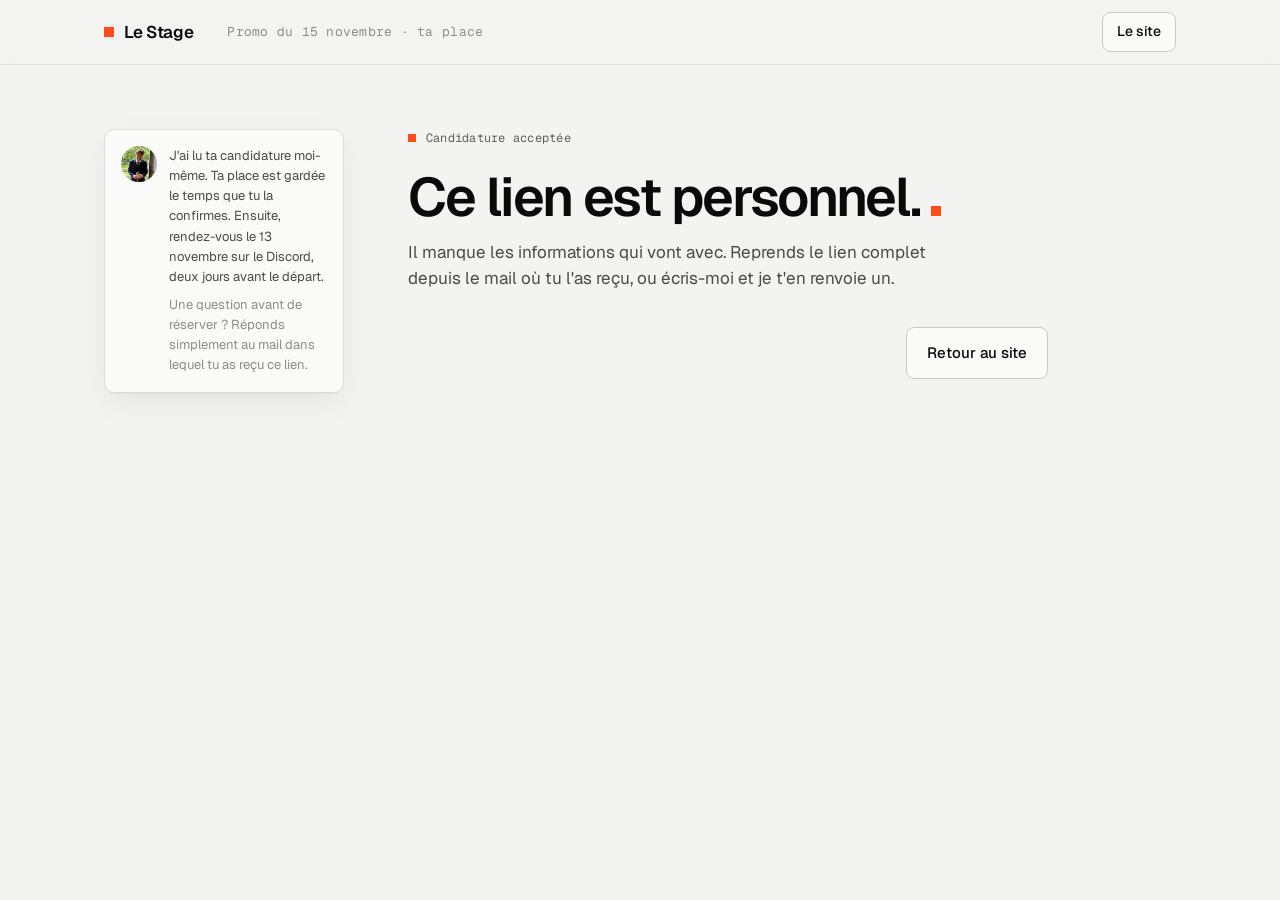
<file: bienvenue.html>
<!doctype html>
<html lang="fr" data-theme="light">
<head>
<meta charset="utf-8">
<meta name="viewport" content="width=device-width, initial-scale=1">
<meta name="theme-color" content="#F3F3F1">
<title>Tu es sélectionné · Le Stage</title>
<meta name="description" content="Ta place dans la promo du 15 novembre.">
<meta name="robots" content="noindex, nofollow">
<link rel="icon" type="image/png" sizes="64x64" href="favicon.png?v=3">
<link rel="icon" type="image/svg+xml" href="favicon.svg?v=3">
<link rel="shortcut icon" href="favicon.ico?v=3">
<link rel="apple-touch-icon" href="apple-touch-icon.png?v=3">
<link rel="preconnect" href="https://fonts.googleapis.com">
<link rel="preconnect" href="https://fonts.gstatic.com" crossorigin>
<link href="https://fonts.googleapis.com/css2?family=Geist:wght@400;500;600;700&family=Geist+Mono:wght@400;500&display=swap" rel="stylesheet">
<link rel="stylesheet" href="style.css">
<link rel="stylesheet" href="postuler.css">
<style>
  .welcome { padding: 64px 0 96px; overflow-x: clip; }
  .welcome-in { display: grid; grid-template-columns: 240px 1fr; gap: 64px; align-items: start; }
  .welcome-side { position: sticky; top: 90px; }
  .welcome-side .side-note { margin-top: 0; }
  .welcome-side .side-note p + p { margin-top: 8px; }
  .welcome-main { max-width: 640px; }
  .welcome-main .h2 { margin-bottom: 14px; }
  .welcome-main .h2 .px-dot { margin-left: .2em; vertical-align: baseline; }
  .welcome-main .p { margin-bottom: 18px; }
  .welcome .recap { margin-top: 26px; }
  .before { margin: 36px 0 0; }
  .before .h3 { margin-bottom: 6px; }
  .before ol { margin: 14px 0 0; padding: 0; list-style: none; counter-reset: b; }
  .before li { position: relative; padding: 12px 0 12px 42px; border-top: 1px solid var(--line); font-size: 15px; line-height: 1.5; color: var(--ink-2); counter-increment: b; }
  .before li::before { content: counter(b, decimal-leading-zero); position: absolute; left: 0; top: 13px; font-family: var(--display); font-size: 12px; color: var(--px); }
  .before li b { color: var(--ink); font-weight: 600; }
  .pay { margin-top: 36px; padding: 24px; display: grid; gap: 14px; }
  .pay-head { display: flex; justify-content: space-between; align-items: baseline; gap: 12px; flex-wrap: wrap; }
  .pay-head b { font-size: 26px; letter-spacing: -0.02em; }
  .pay-head .mono { font-size: 12px; color: var(--g3); }
  .pay .btn-xl { width: 100%; justify-content: center; }
  .pay-foot { font-size: 12px; color: var(--g3); line-height: 1.5; margin: 0; }
  .pay-foot b { color: var(--ink-2); font-weight: 500; }
  .expired, .nolink { display: none; }
  .is-expired .expired { display: block; }
  .is-expired .pay-cta { display: none; }
  .is-nolink .nolink { display: block; }
  .is-nolink .pay-cta { display: none; }
  .generic { display: none; }
  .is-generic .generic { display: block; }
  .is-generic .personal { display: none; }
  @media (max-width: 860px) { .welcome-in { grid-template-columns: 1fr; gap: 28px; } .welcome { padding: 36px 0 72px; } .welcome-side { position: static; } .welcome-side .side-note { display: flex; } }
  @media (max-width: 560px) { .pay { padding: 20px 16px; } .before li { padding-left: 34px; } }
</style>
</head>
<body class="apply-body">

<header class="nav">
  <div class="wrap nav-in">
    <a href="index.html" class="brand boop" data-boop="y:-2"><i class="px-dot" aria-hidden="true"></i>Le Stage</a>
    <span class="mono dim apply-crumb">Promo du 15 novembre · ta place</span>
    <div class="nav-tools">
      <a href="index.html" class="btn btn-sm boop" data-boop="y:-2">Le site</a>
    </div>
  </div>
</header>

<main class="welcome">
  <div class="wrap welcome-in">

    <aside class="welcome-side">
      <div class="side-note px-card">
        <img src="assets/sacha.png" alt="" width="36" height="36">
        <div>
          <p id="sideMsg">J'ai lu ta candidature moi-même. Ta place est gardée le temps que tu la confirmes. Ensuite, rendez-vous le 13 novembre sur le Discord, deux jours avant le départ.</p>
          <p class="dim" style="margin-top:8px">Une question avant de réserver ? Réponds simplement au mail dans lequel tu as reçu ce lien.</p>
        </div>
      </div>
    </aside>

    <div class="welcome-main">
      <p class="eyebrow mono">Candidature acceptée</p>

      <div class="personal">
        <h1 class="h2"><span id="hello">Bienvenue.</span><span class="px-dot"></span></h1>
        <p class="p" id="welcomeIntro">Ta candidature est acceptée. Il te reste une chose à faire : réserver ta place.</p>
        <div class="recap px-card">
          <dl>
            <div id="rowApp"><dt>Ton app</dt><dd id="rApp">—</dd></div>
            <div><dt>Ton mail</dt><dd id="rEmail">—</dd></div>
            <div><dt>Promo</dt><dd>15 novembre 2026 · quinze jours · 20 places</dd></div>
            <div><dt>Place gardée</dt><dd id="rDeadline">—</dd></div>
          </dl>
        </div>
      </div>

      <div class="generic">
        <h1 class="h2">Ce lien est personnel.<span class="px-dot"></span></h1>
        <p class="p">Il manque les informations qui vont avec. Reprends le lien complet depuis le mail où tu l'as reçu, ou écris-moi et je t'en renvoie un.</p>
        <div class="nav-row"><a class="btn" href="index.html">Retour au site</a></div>
      </div>

      <section class="before personal">
        <h3 class="h3">Avant de commencer</h3>
        <ol>
          <li><b>Tu réserves ta place ici.</b> Paiement unique de 490 €, par carte ou Apple Pay, via Stripe. Tu reçois le reçu par mail tout de suite.</li>
          <li><b>Tu reçois ta confirmation par mail</b> tout de suite, avec le reçu Stripe. Puis plus rien jusqu'au 13 novembre : c'est normal.</li>
          <li><b>Le 13 novembre, ton invitation Discord</b> arrive à l'adresse ci-dessus, 48 h avant le départ. C'est là que tout se passe : les lives, les replays écrits, le groupe.</li>
          <li><b>Le 15 novembre, on démarre.</b> Deux lives par semaine en vocal, 1 h 30 chacun, et je passe sur ton compte à chaque fois.</li>
        </ol>
      </section>

      <section class="pay px-card personal" id="pay">
        <div class="pay-head"><b>490 €</b><span class="mono">paiement unique · tout compris</span></div>
        <div class="pay-cta">
          <a class="btn btn-ink btn-xl boop magnet" id="payBtn" href="#" data-boop="y:-3;scale:1.02" data-pixel-target>Réserver ma place</a>
          <p class="pay-foot" style="margin-top:12px">Paiement sécurisé par <b>Stripe</b>. Le lien reprend ton mail, tu n'as rien à retaper. Si tu changes d'avis avant le 15 novembre, un message et je rembourse.</p>
        </div>
        <div class="expired">
          <p class="p" style="margin:0">Le délai pour cette place est passé. Il en reste peut-être une : réponds au mail dans lequel tu as reçu ce lien et je te dis ça tout de suite.</p>
        </div>
        <div class="nolink">
          <p class="p" style="margin:0">Le paiement en ligne n'est pas encore ouvert. Réponds au mail dans lequel tu as reçu ce lien et on règle ça ensemble.</p>
        </div>
      </section>
    </div>
  </div>
</main>

<div id="particles" aria-hidden="true"></div>
<div id="toast" class="toast px" role="status" aria-live="polite" hidden></div>

<script src="data.js"></script>
<script src="app.js"></script>
<script src="bienvenue.js"></script>
</body>
</html>
</file>
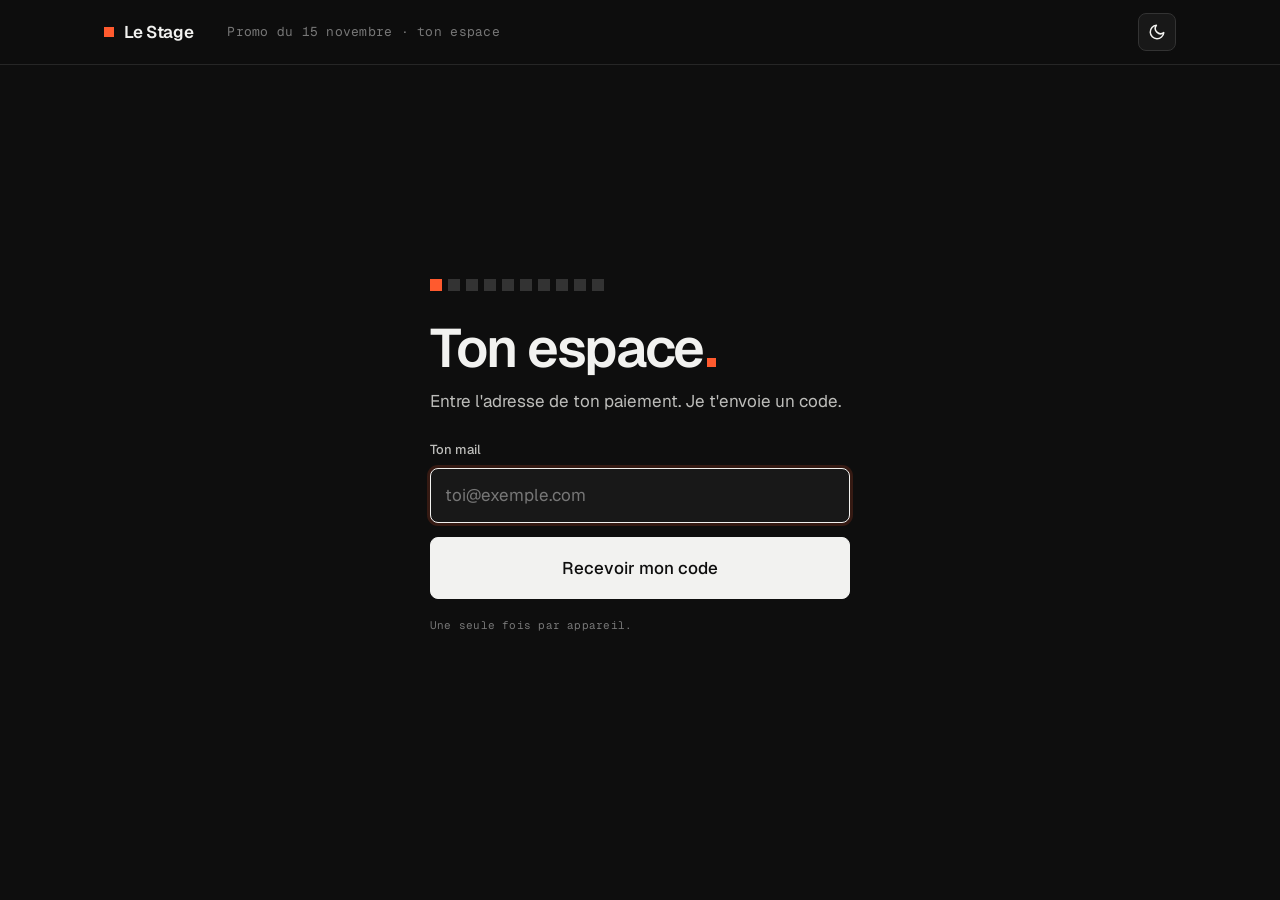
<file: espace.html>
<!doctype html>
<html lang="fr">
<head>
<meta charset="utf-8">
<meta name="viewport" content="width=device-width, initial-scale=1">
<meta name="theme-color" content="#0E0E0E">
<title>Ton espace · Le Stage</title>
<meta name="description" content="Tes dix jours de vidéos.">
<meta name="robots" content="noindex, nofollow">
<link rel="icon" type="image/png" sizes="64x64" href="favicon.png?v=3">
<link rel="icon" type="image/svg+xml" href="favicon.svg?v=3">
<link rel="shortcut icon" href="favicon.ico?v=3">
<link rel="apple-touch-icon" href="apple-touch-icon.png?v=3">
<link rel="preconnect" href="https://fonts.googleapis.com">
<link rel="preconnect" href="https://fonts.gstatic.com" crossorigin>
<link href="https://fonts.googleapis.com/css2?family=Geist:wght@400;500;600;700&family=Geist+Mono:wght@400;500&display=swap" rel="stylesheet">
<link rel="stylesheet" href="style.css">
<link rel="stylesheet" href="espace.css">
<script>try{var t=JSON.parse(localStorage.getItem("stage.theme"));if(t)document.documentElement.setAttribute("data-theme",t)}catch(e){}</script>
</head>
<body class="espace-body">

<header class="nav">
  <div class="wrap nav-in">
    <a href="espace.html" class="brand boop" data-boop="y:-2" data-go><i class="px-dot" aria-hidden="true"></i>Le Stage</a>
    <span class="mono dim esp-crumb">Promo du 15 novembre · ton espace</span>
    <div class="nav-tools">
      <button class="icon-btn boop" id="themeToggle" data-boop="rotate:-20;scale:1.15" aria-label="Activer le mode clair" title="Thème">
        <svg viewBox="0 0 24 24" width="18" height="18" fill="none" stroke="currentColor" stroke-width="2" stroke-linecap="round" stroke-linejoin="round" aria-hidden="true"><g class="th-sun"><circle cx="12" cy="12" r="4"/><path d="M12 2v2M12 20v2M4.9 4.9l1.4 1.4M17.7 17.7l1.4 1.4M2 12h2M20 12h2M4.9 19.1l1.4-1.4M17.7 6.3l1.4-1.4"/></g><g class="th-moon"><path d="M21 12.8A9 9 0 1 1 11.2 3a7 7 0 0 0 9.8 9.8z"/></g></svg>
      </button>
      <button class="btn btn-sm boop" id="sortir" type="button" data-boop="y:-2" hidden>Se déconnecter</button>
    </div>
  </div>
</header>

<main class="espace" id="vue"></main>

<div id="particles" aria-hidden="true"></div>
<div id="toast" class="toast px" role="status" aria-live="polite" hidden></div>

<script src="data.js"></script>
<script src="app.js"></script>
<script src="assets/vendor/supabase-2.119.0.js"></script>
<script src="espace.js"></script>
</body>
</html>
</file>
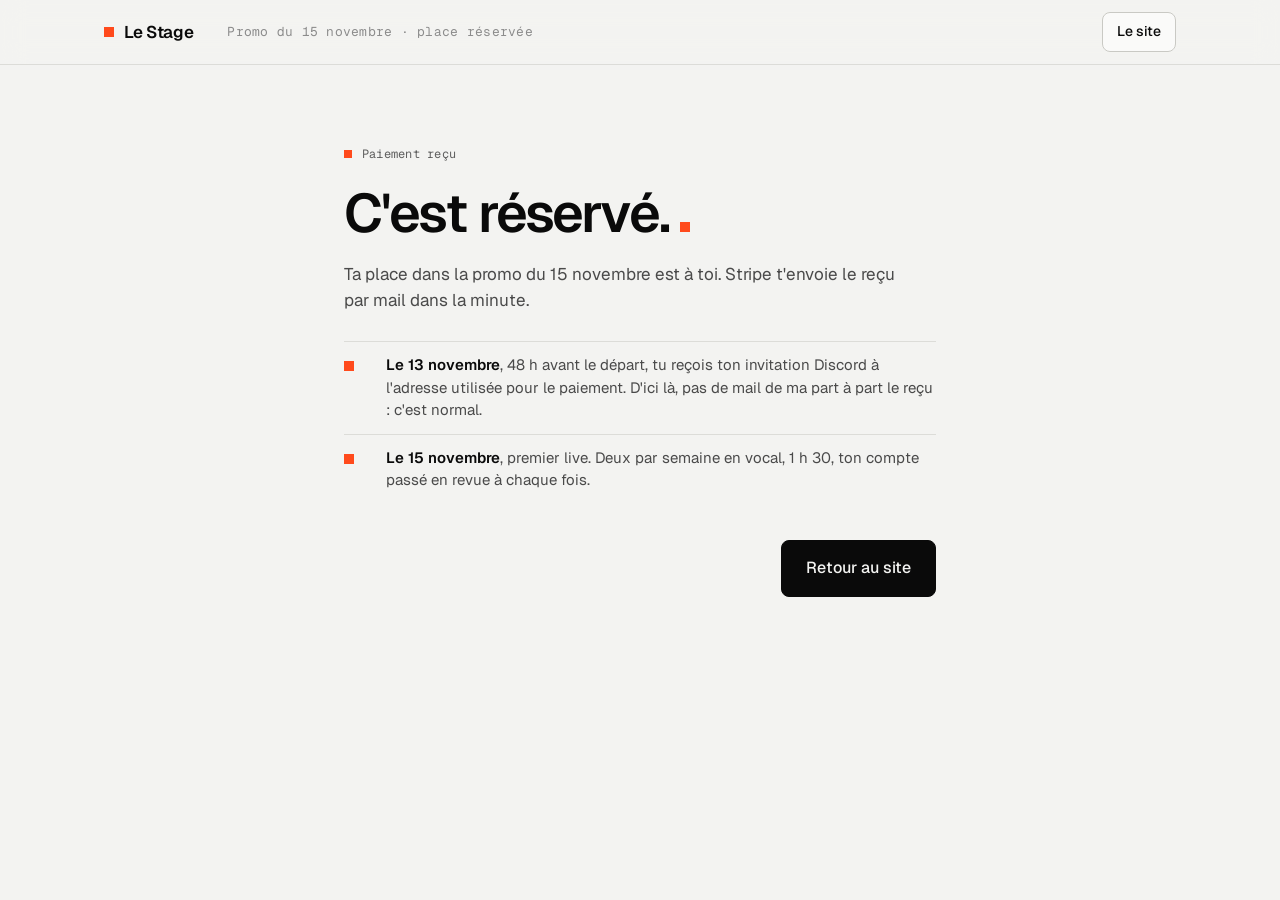
<file: merci.html>
<!doctype html>
<html lang="fr" data-theme="light">
<head>
<meta charset="utf-8">
<meta name="viewport" content="width=device-width, initial-scale=1">
<meta name="theme-color" content="#F3F3F1">
<title>C'est réservé · Le Stage</title>
<meta name="robots" content="noindex, nofollow">
<link rel="icon" type="image/png" sizes="64x64" href="favicon.png?v=3">
<link rel="icon" type="image/svg+xml" href="favicon.svg?v=3">
<link rel="shortcut icon" href="favicon.ico?v=3">
<link rel="apple-touch-icon" href="apple-touch-icon.png?v=3">
<link rel="preconnect" href="https://fonts.googleapis.com">
<link rel="preconnect" href="https://fonts.gstatic.com" crossorigin>
<link href="https://fonts.googleapis.com/css2?family=Geist:wght@400;500;600;700&family=Geist+Mono:wght@400;500&display=swap" rel="stylesheet">
<link rel="stylesheet" href="style.css">
<link rel="stylesheet" href="postuler.css">
<style>
  .thanks { padding: 80px 0 120px; }
  .thanks-in { max-width: 640px; }
  .thanks .h2 .px-dot { margin-left: .2em; vertical-align: baseline; }
  .next { margin: 28px 0 0; padding: 0; list-style: none; }
  .next li { position: relative; padding: 12px 0 12px 42px; border-top: 1px solid var(--line); font-size: 15px; line-height: 1.5; color: var(--ink-2); }
  .next li::before { content: ""; position: absolute; left: 0; top: 19px; width: 10px; height: 10px; background: var(--px); }
  .next li b { color: var(--ink); font-weight: 600; }
  @media (max-width: 560px) { .thanks { padding: 48px 0 80px; } }
</style>
</head>
<body class="apply-body">

<header class="nav">
  <div class="wrap nav-in">
    <a href="index.html" class="brand boop" data-boop="y:-2"><i class="px-dot" aria-hidden="true"></i>Le Stage</a>
    <span class="mono dim apply-crumb">Promo du 15 novembre · place réservée</span>
    <div class="nav-tools"><a href="index.html" class="btn btn-sm boop" data-boop="y:-2">Le site</a></div>
  </div>
</header>

<main class="thanks">
  <div class="wrap thanks-in">
    <p class="eyebrow mono">Paiement reçu</p>
    <h1 class="h2">C'est réservé.<span class="px-dot"></span></h1>
    <p class="p">Ta place dans la promo du 15 novembre est à toi. Stripe t'envoie le reçu par mail dans la minute.</p>
    <ul class="next">
      <li><b>Le 13 novembre</b>, 48 h avant le départ, tu reçois ton invitation Discord à l'adresse utilisée pour le paiement. D'ici là, pas de mail de ma part à part le reçu : c'est normal.</li>
      <li><b>Le 15 novembre</b>, premier live. Deux par semaine en vocal, 1 h 30, ton compte passé en revue à chaque fois.</li>
    </ul>
    <div class="nav-row"><a class="btn btn-ink btn-lg" href="index.html">Retour au site</a></div>
  </div>
</main>

<div id="particles" aria-hidden="true"></div>
<div id="toast" class="toast px" role="status" aria-live="polite" hidden></div>

<script src="data.js"></script>
<script src="app.js"></script>
<script>
  if (window.stageTrack) window.stageTrack("paiement_reussi", {});
  if (window.stageFx && !window.matchMedia("(prefers-reduced-motion: reduce)").matches) setTimeout(() => window.stageFx.confetti(innerWidth / 2, 180), 600);
</script>
</body>
</html>
</file>
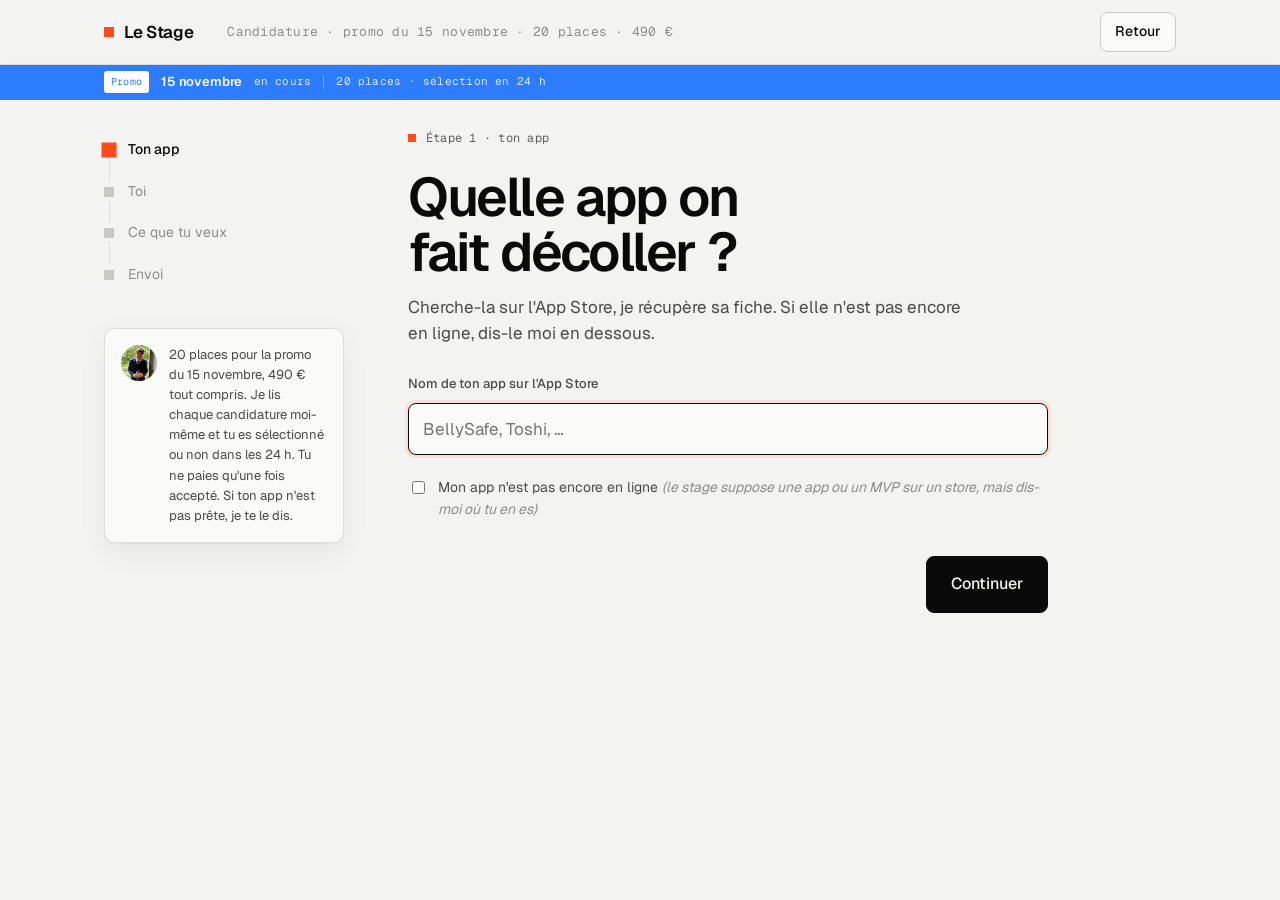
<file: postuler.html>
<!doctype html>
<html lang="fr" data-theme="light">
<head>
<meta charset="utf-8">
<meta name="viewport" content="width=device-width, initial-scale=1">
<meta name="theme-color" content="#F3F3F1">
<title>Postuler · Le Stage</title>
<meta name="description" content="Candidature au Stage : ton app, toi, ce que tu veux. Cinq minutes.">
<link rel="icon" type="image/png" sizes="64x64" href="favicon.png?v=3">
<link rel="icon" type="image/svg+xml" href="favicon.svg?v=3">
<link rel="shortcut icon" href="favicon.ico?v=3">
<link rel="apple-touch-icon" href="apple-touch-icon.png?v=3">
<link rel="preconnect" href="https://fonts.googleapis.com">
<link rel="preconnect" href="https://fonts.gstatic.com" crossorigin>
<link href="https://fonts.googleapis.com/css2?family=Geist:wght@400;500;600;700&family=Geist+Mono:wght@400;500&display=swap" rel="stylesheet">
<link rel="stylesheet" href="style.css">
<link rel="stylesheet" href="postuler.css">
</head>
<body class="apply-body">

<header class="nav">
  <div class="wrap nav-in">
    <a href="index.html" class="brand boop" data-boop="y:-2"><i class="px-dot" aria-hidden="true"></i>Le Stage</a>
    <span class="mono dim apply-crumb">Candidature · promo du 15 novembre · 20 places · 490 €</span>
    <div class="nav-tools">
      <a href="index.html" class="btn btn-sm boop" data-boop="y:-2">Retour</a>
    </div>
  </div>
</header>

<div class="snack" id="snack" role="status">
  <div class="wrap snack-in">
    <span class="snack-tag mono">Promo</span>
    <b>15 novembre</b>
    <span class="mono snack-in-days" id="batchIn"></span>
    <span class="snack-sep" aria-hidden="true"></span>
    <span class="mono snack-places">20 places · sélection en 24 h</span>
  </div>
</div>


<main class="apply">
  <div class="wrap apply-in">

    <aside class="apply-side">
      <ol class="steps" id="steps">
        <li class="is-current" data-step="1"><i></i><span>Ton app</span></li>
        <li data-step="2"><i></i><span>Toi</span></li>
        <li data-step="3"><i></i><span>Ce que tu veux</span></li>
        <li data-step="4"><i></i><span>Envoi</span></li>
      </ol>
      <div class="side-note px-card">
        <img src="assets/sacha.png" alt="" width="36" height="36">
        <p>20 places pour la promo du 15 novembre, 490 € tout compris. Je lis chaque candidature moi-même et tu es sélectionné ou non dans les 24 h. Tu ne paies qu'une fois accepté. Si ton app n'est pas prête, je te le dis.</p>
      </div>
    </aside>

    <form class="apply-form" id="applyForm" novalidate>

      <!-- ÉTAPE 1 : ton app -->
      <section class="step is-active" data-step="1">
        <p class="eyebrow mono">Étape 1 · ton app</p>
        <h1 class="h2">Quelle app on fait décoller ?</h1>
        <p class="p">Cherche-la sur l'App Store, je récupère sa fiche. Si elle n'est pas encore en ligne, dis-le moi en dessous.</p>

        <label class="field">
          <span>Nom de ton app sur l'App Store</span>
          <div class="search">
            <input type="search" id="appQuery" placeholder="BellySafe, Toshi, …" autocomplete="off" autofocus>
            <span class="search-state mono" id="appState"></span>
          </div>
        </label>
        <ul class="results" id="appResults" hidden></ul>

        <div class="app-card px-card" id="appCard" hidden>
          <img id="appIcon" alt="" width="72" height="72">
          <div class="app-meta">
            <b id="appName"></b>
            <span id="appDev" class="dim"></span>
            <span class="mono" id="appFacts"></span>
          </div>
          <button type="button" class="btn btn-sm" id="appChange">Changer</button>
        </div>

        <label class="check">
          <input type="checkbox" id="appNotLive">
          <span>Mon app n'est pas encore en ligne <em class="dim">(le stage suppose une app ou un MVP sur un store, mais dis-moi où tu en es)</em></span>
        </label>
        <label class="field" id="appLinkField" hidden>
          <span>Un lien vers ton app, ton TestFlight ou ta page</span>
          <input type="url" id="appLink" placeholder="https://">
        </label>

        <div class="nav-row"><button type="button" class="btn btn-ink btn-lg" data-next data-pixel-target>Continuer</button></div>
      </section>

      <!-- ÉTAPE 2 : toi -->
      <section class="step" data-step="2">
        <p class="eyebrow mono">Étape 2 · toi</p>
        <h1 class="h2">Qui est derrière l'app ?</h1>
        <div class="row-2">
          <label class="field"><span>Prénom</span><input type="text" id="firstName" required placeholder="Ton prénom"></label>
          <label class="field"><span>Email</span><input type="email" id="email" required placeholder="toi@exemple.com"></label>
        </div>
        <fieldset class="choices">
          <legend>Tu es</legend>
          <label><input type="radio" name="role" value="solo" checked><span>Dev solo</span></label>
          <label><input type="radio" name="role" value="duo"><span>À deux</span></label>
          <label><input type="radio" name="role" value="studio"><span>Un studio</span></label>
          <label><input type="radio" name="role" value="nocode"><span>No-code</span></label>
        </fieldset>
        <fieldset class="choices">
          <legend>TikTok, aujourd'hui</legend>
          <label><input type="radio" name="tiktok" value="jamais" checked><span>Jamais posté</span></label>
          <label><input type="radio" name="tiktok" value="moins1"><span>Je poste depuis moins d'un mois</span></label>
          <label><input type="radio" name="tiktok" value="plus1"><span>Depuis plus d'un mois</span></label>
          <label><input type="radio" name="tiktok" value="marche"><span>Ça marche déjà un peu</span></label>
        </fieldset>
        <label class="field"><span>Ton compte TikTok <em class="dim">(facultatif)</em></span><input type="text" id="tiktokHandle" placeholder="@"></label>
        <div class="nav-row"><button type="button" class="btn" data-prev>Retour</button><button type="button" class="btn btn-ink btn-lg" data-next data-pixel-target>Continuer</button></div>
      </section>

      <!-- ÉTAPE 3 : ce que tu veux -->
      <section class="step" data-step="3">
        <p class="eyebrow mono">Étape 3 · ce que tu veux</p>
        <h1 class="h2">Où tu veux être dans quinze jours ?</h1>
        <fieldset class="choices">
          <legend>Ton objectif</legend>
          <label><input type="radio" name="goal" value="premiers" checked><span>Mes premiers téléchargements</span></label>
          <label><input type="radio" name="goal" value="1000"><span>1 000 € par mois</span></label>
          <label><input type="radio" name="goal" value="structurer"><span>Structurer ce qui marche déjà</span></label>
        </fieldset>
        <fieldset class="choices">
          <legend>Temps par semaine</legend>
          <label><input type="radio" name="time" value="2h"><span>2 h</span></label>
          <label><input type="radio" name="time" value="5h" checked><span>5 h</span></label>
          <label><input type="radio" name="time" value="10h"><span>10 h ou plus</span></label>
        </fieldset>
        <label class="field"><span>Pourquoi toi, pourquoi maintenant ? <em class="dim">(trois lignes suffisent)</em></span><textarea id="why" rows="4" placeholder="Ce que fait ton app, où tu bloques, ce que tu attends du stage."></textarea></label>
        <div class="nav-row"><button type="button" class="btn" data-prev>Retour</button><button type="button" class="btn btn-ink btn-lg" data-next data-pixel-target>Voir le récap</button></div>
      </section>

      <!-- ÉTAPE 4 : récap + envoi -->
      <section class="step" data-step="4">
        <p class="eyebrow mono">Étape 4 · envoi</p>
        <h1 class="h2">Ta candidature, en clair.</h1>
        <div class="recap px-card" id="recap"></div>
        <p class="p" style="margin-top:18px" id="sendNote">Ta candidature m'arrive directement. Je lis, et tu sais dans les 24 h si tu es sélectionné. Tu ne paies qu'une fois accepté.</p>
        <div class="nav-row"><button type="button" class="btn" data-prev>Retour</button><a class="btn btn-ink btn-lg" id="sendBtn" href="#" data-pixel-target>Envoyer ma candidature</a></div>
      </section>

      <!-- ÉTAPE 5 : envoyé -->
      <section class="step" data-step="5">
        <p class="eyebrow mono">C'est envoyé</p>
        <h1 class="h2">Bien reçu.<span class="px-dot" style="margin-left:.2em;vertical-align:baseline"></span></h1>
        <p class="p">Ta candidature est dans ma boîte. Je la lis moi-même, et tu sais dans les 24 h si tu es sélectionné pour la promo du 15 novembre.</p>
        <p class="p dim" style="margin-top:10px;font-size:14px">Pas de mail automatique entre-temps : le prochain message que tu reçois, c'est ma réponse.</p>
        <div class="nav-row"><a class="btn" href="index.html">Retour au site</a></div>
      </section>

    </form>
  </div>
</main>

<div id="particles" aria-hidden="true"></div>
<div id="toast" class="toast px" role="status" aria-live="polite" hidden></div>

<script src="data.js"></script>
<script src="app.js"></script>
<script src="postuler.js"></script>
</body>
</html>
</file>
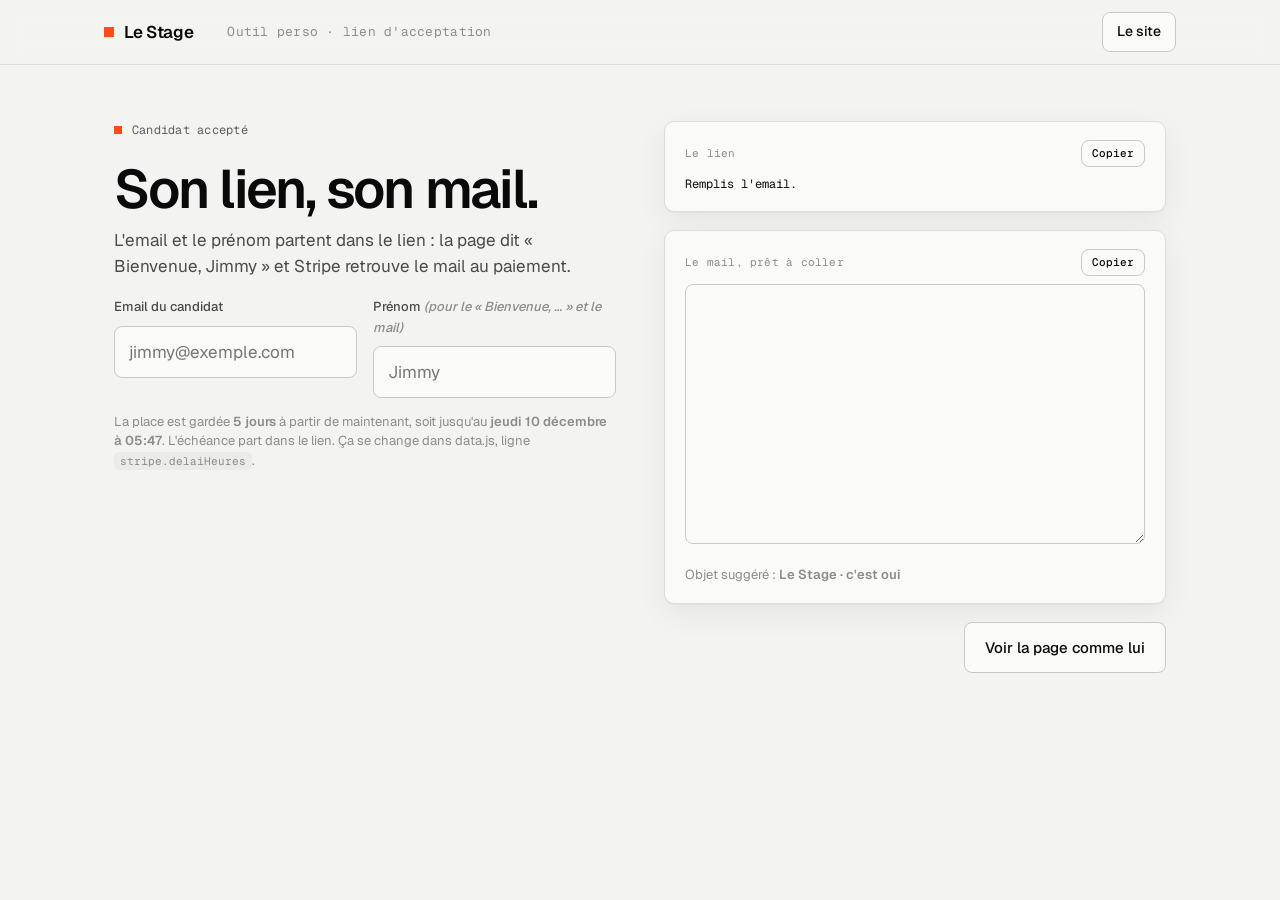
<file: admin/lien.html>
<!doctype html>
<html lang="fr" data-theme="light">
<head>
<meta charset="utf-8">
<meta name="viewport" content="width=device-width, initial-scale=1">
<meta name="theme-color" content="#F3F3F1">
<title>Générer un lien · Le Stage</title>
<meta name="robots" content="noindex, nofollow">
<link rel="icon" type="image/png" sizes="64x64" href="../favicon.png?v=3">
<link rel="preconnect" href="https://fonts.googleapis.com">
<link rel="preconnect" href="https://fonts.gstatic.com" crossorigin>
<link href="https://fonts.googleapis.com/css2?family=Geist:wght@400;500;600;700&family=Geist+Mono:wght@400;500&display=swap" rel="stylesheet">
<link rel="stylesheet" href="../style.css">
<link rel="stylesheet" href="../postuler.css">
<style>
  .gen { padding: 56px 0 96px; }
  .gen-in { display: grid; grid-template-columns: 1fr 1fr; gap: 48px; align-items: start; max-width: 1100px; }
  @media (max-width: 900px) { .gen-in { grid-template-columns: 1fr; gap: 32px; } .gen { padding: 32px 0 64px; } }
  .gen .h2 { margin-bottom: 10px; }
  .out { position: sticky; top: 90px; display: grid; gap: 18px; }
  .out-box { padding: 18px 20px; }
  .out-box .mono.lbl { display: flex; justify-content: space-between; align-items: center; font-size: 11px; color: var(--g3); margin-bottom: 8px; }
  .out-box .url { font-family: var(--display); font-size: 12px; line-height: 1.5; word-break: break-all; color: var(--ink); margin: 0; }
  .out-box textarea { width: 100%; min-height: 260px; font: inherit; font-size: 14px; line-height: 1.5; color: var(--ink); background: var(--card); border: 1px solid var(--line-2); border-radius: 8px; padding: 12px 14px; resize: vertical; }
  .copy { font-size: 11px; padding: 4px 10px; }
  .hint { font-size: 13px; color: var(--g3); margin-top: 14px; line-height: 1.5; }
  .warn { display: none; padding: 12px 14px; font-size: 13px; border-left: 3px solid var(--c1); background: color-mix(in srgb, var(--c1) 12%, var(--card)); }
  .is-nolink .warn { display: block; }
</style>
</head>
<body class="apply-body">

<header class="nav">
  <div class="wrap nav-in">
    <a href="../index.html" class="brand boop" data-boop="y:-2"><i class="px-dot" aria-hidden="true"></i>Le Stage</a>
    <span class="mono dim apply-crumb">Outil perso · lien d'acceptation</span>
    <div class="nav-tools"><a href="../index.html" class="btn btn-sm boop" data-boop="y:-2">Le site</a></div>
  </div>
</header>

<main class="gen">
  <div class="wrap gen-in">
    <form id="genForm" novalidate>
      <p class="eyebrow mono">Candidat accepté</p>
      <h1 class="h2">Son lien, son mail.</h1>
      <p class="p">L'email et le prénom partent dans le lien : la page dit « Bienvenue, Jimmy » et Stripe retrouve le mail au paiement.</p>
      <div class="row-2">
        <label class="field"><span>Email du candidat</span><input type="email" id="e" placeholder="jimmy@exemple.com" autocomplete="off"></label>
        <label class="field"><span>Prénom <em class="dim">(pour le « Bienvenue, … » et le mail)</em></span><input type="text" id="p" placeholder="Jimmy" autocomplete="off"></label>
      </div>
      <p class="hint">La place est gardée <b id="hrs"></b> à partir de maintenant, soit jusqu'au <b id="dl"></b>. L'échéance part dans le lien. Ça se change dans data.js, ligne <code>stripe.delaiHeures</code>.</p>
    </form>

    <div class="out">
      <div class="warn px-card">Pas encore de lien Stripe dans data.js : la page dira au candidat que le paiement en ligne n'est pas ouvert. Colle le Payment Link dans <code>SITE_DATA.stripe.paymentLink</code> pour activer le bouton.</div>
      <div class="out-box px-card">
        <div class="mono lbl"><span>Le lien</span><button type="button" class="btn copy" data-copy="url">Copier</button></div>
        <p class="url" id="url">Remplis au moins le prénom.</p>
      </div>
      <div class="out-box px-card">
        <div class="mono lbl"><span>Le mail, prêt à coller</span><button type="button" class="btn copy" data-copy="mail">Copier</button></div>
        <textarea id="mail" spellcheck="false"></textarea>
        <p class="hint" style="margin-bottom:0">Objet suggéré : <b id="subject">Le Stage · c'est oui</b></p>
      </div>
      <div class="nav-row" style="margin-top:0"><a class="btn" id="preview" href="#" target="_blank" rel="noopener">Voir la page comme lui</a></div>
    </div>
  </div>
</main>

<div id="particles" aria-hidden="true"></div>
<div id="toast" class="toast px" role="status" aria-live="polite" hidden></div>

<script src="../data.js"></script>
<script src="../app.js"></script>
<script>
(() => {
  "use strict";
  const $ = (s) => document.querySelector(s);
  const CFG = (typeof SITE_DATA !== "undefined" && SITE_DATA.stripe) || {};
  if (!CFG.paymentLink) document.body.classList.add("is-nolink");
  const BASE = location.hostname === "localhost" || location.hostname === "127.0.0.1" ? location.origin + "/bienvenue.html" : "https://stage.sachaclauzade.me/bienvenue.html";
  const fmt = (dt) => dt.toLocaleDateString("fr-FR", { weekday: "long", day: "numeric", month: "long" }) + " à " + dt.toLocaleTimeString("fr-FR", { hour: "2-digit", minute: "2-digit" });
  const HRS = +CFG.delaiHeures || 48;
  const z = (n) => String(n).padStart(2, "0");
  const duree = HRS % 24 === 0 && HRS >= 48 ? HRS / 24 + " jours" : HRS + " h";
  $("#hrs").textContent = duree;

  function build() {
    const e = $("#e").value.trim(), p = $("#p").value.trim();
    const d = new Date(Date.now() + HRS * 3600e3), limiteTxt = fmt(d);
    $("#dl").textContent = limiteTxt;
    if (!e) { $("#url").textContent = "Remplis l'email."; $("#mail").value = ""; $("#preview").href = "#"; return; }
    const jusqu = `${d.getFullYear()}-${z(d.getMonth() + 1)}-${z(d.getDate())}T${z(d.getHours())}:${z(d.getMinutes())}`; // heure locale
    const url = BASE + "#email=" + e + (p ? "&prenom=" + encodeURIComponent(p).replace(/%20/g, "+") : "") + "&jusqu=" + jusqu;
    $("#url").textContent = url; $("#preview").href = url;
    $("#mail").value = [
      `Salut${p ? " " + p : ""},`,
      ``,
      `J'ai lu ta candidature, et c'est oui : tu as une place dans la promo du 15 novembre.`,
      ``,
      `Tout est là, avec le récap et le paiement pour réserver ta place :`,
      url,
      ``,
      `Je la garde ${duree}, jusqu'au ${limiteTxt}. Après, je la propose au suivant sur la liste.`,
      ``,
      `Une question avant ? Réponds à ce mail.`,
      ``,
      `À très vite,`,
      `Sacha`,
    ].join("\n");
  }
  ["e", "p"].forEach((id) => $("#" + id).addEventListener("input", build));
  build();

  document.querySelectorAll("[data-copy]").forEach((b) => b.addEventListener("click", async () => {
    const text = b.dataset.copy === "url" ? $("#url").textContent : $("#mail").value;
    if (!text || /^Remplis/.test(text)) return;
    try { await navigator.clipboard.writeText(text); b.textContent = "Copié"; setTimeout(() => (b.textContent = "Copier"), 1400); if (window.stageFx) window.stageFx.toast("Copié."); } catch { if (window.stageFx) window.stageFx.toast("Sélectionne et copie à la main."); }
  }));
})();
</script>
</body>
</html>
</file>
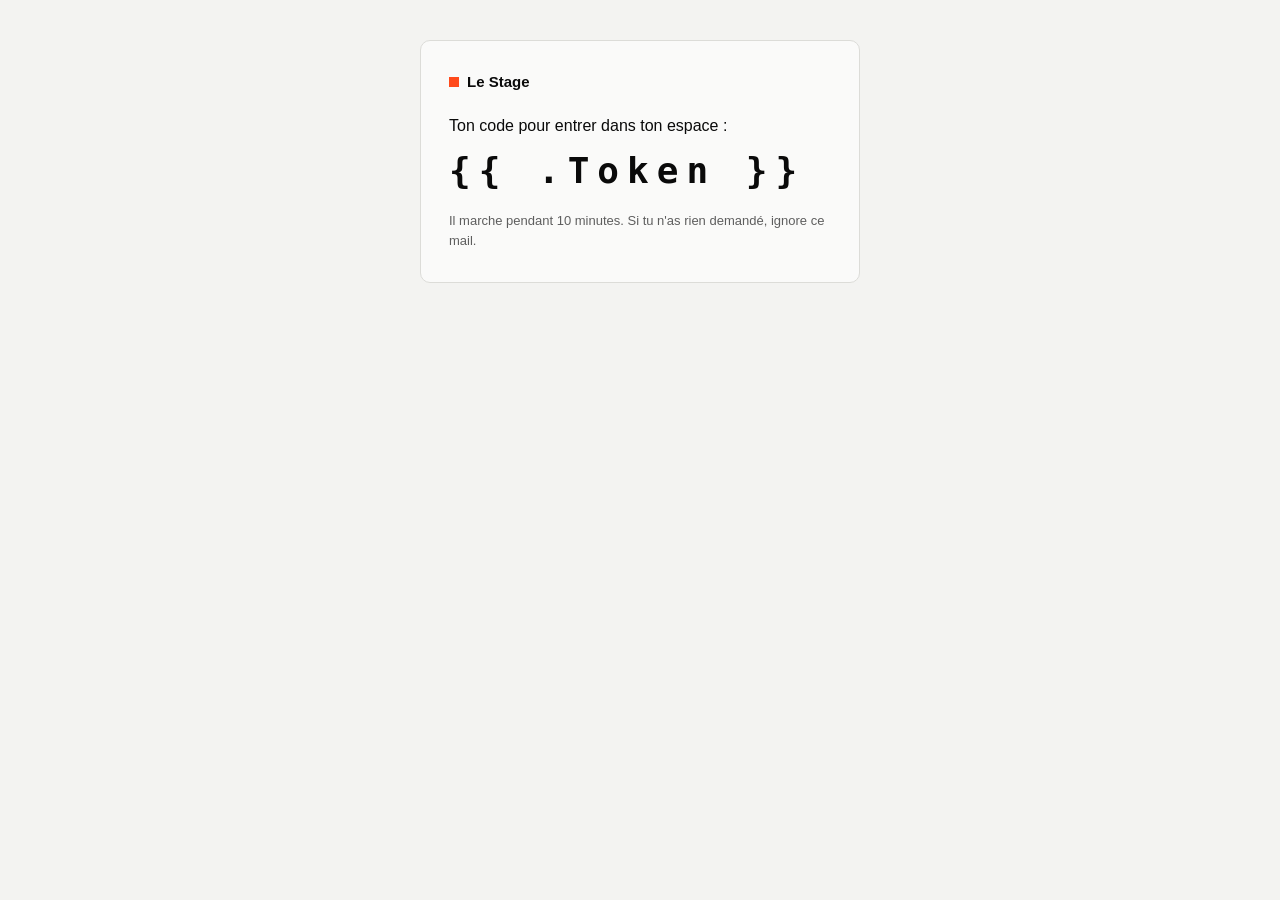
<file: outils/mail-code.html>
<!doctype html>
<html lang="fr">
<body style="margin:0;padding:0;background:#F3F3F1;">
  <table role="presentation" width="100%" cellpadding="0" cellspacing="0" style="background:#F3F3F1;">
    <tr>
      <td align="center" style="padding:40px 16px;">
        <table role="presentation" width="100%" cellpadding="0" cellspacing="0" style="max-width:440px;background:#FAFAF9;border:1px solid #DCDCD8;border-radius:10px;">
          <tr>
            <td style="padding:32px 28px;font-family:-apple-system,BlinkMacSystemFont,'Segoe UI',Helvetica,Arial,sans-serif;color:#0A0A0A;">
              <p style="margin:0 0 24px;font-size:15px;font-weight:600;"><span style="display:inline-block;width:10px;height:10px;background:#FF4A1C;margin-right:8px;"></span>Le Stage</p>
              <p style="margin:0 0 12px;font-size:16px;line-height:1.5;">Ton code pour entrer dans ton espace :</p>
              <p style="margin:0 0 20px;font-family:'SF Mono',Menlo,Consolas,monospace;font-size:36px;font-weight:600;letter-spacing:8px;">{{ .Token }}</p>
              <p style="margin:0;font-size:13px;line-height:1.5;color:#5E5E5E;">Il marche pendant 10 minutes. Si tu n'as rien demandé, ignore ce mail.</p>
            </td>
          </tr>
        </table>
      </td>
    </tr>
  </table>
</body>
</html>
</file>
<file: style.css>
/* ============================================================
   Le Stage · base
   Gris-blanc, noir, Geist. Un seul pixel orange, vivant.
   ============================================================ */

:root {
  --paper: #0E0E0E;
  --paper-2: #151515;
  --card: #181818;
  --ink: #F2F2F0;
  --ink-2: #BDBDBA;
  --g3: #777777;
  --g4: #A3A3A0;
  --line: #262626;
  --line-2: #333333;
  --px: #FF5A2E;
  --px-soft: rgba(255, 90, 46, 0.16);
  --c1: #FFD60A;   /* the trio: orange (--px), yellow, blue. Nothing else. */
  --c2: #2D7CFF;
  --ok: #23A559;   /* Discord green, only inside the Discord window */
  --pink: var(--px);           /* app.js reads --pink for particles and the chart */
  --violet: var(--px);
  --green: #4FD08A;
  --shadow: 0 10px 30px rgba(0,0,0,.4);
  --shadow-sm: 0 4px 14px rgba(0,0,0,.35);
  --shadow-lg: 0 30px 60px rgba(0,0,0,.55);
  --radius: 10px;
  --body: "Geist", "Inter", system-ui, sans-serif;
  --head: "Geist", "Inter", system-ui, sans-serif;
  --serif: var(--head);
  --display: "Geist Mono", ui-monospace, monospace;
  --spring: linear(0, 0.009, 0.035 2.1%, 0.141, 0.281 6.7%, 0.723 12.9%, 0.938 16.7%, 1.017, 1.077, 1.121, 1.149 24.3%, 1.159, 1.163, 1.161, 1.154 29.9%, 1.129 32.8%, 1.051 39.6%, 1.017 43.1%, 0.991, 0.977 51%, 0.974 53.8%, 0.975 57.1%, 0.997 69.8%, 1.003 76.9%, 1);
  --spring-soft: linear(0, 0.013, 0.05 2.9%, 0.19 6.6%, 0.455 11.4%, 0.75 16.9%, 0.952 21.5%, 1.043 24.3%, 1.108 27.5%, 1.139 30.4%, 1.148 33.1%, 1.138 36.4%, 1.096 41.4%, 1.012 50.5%, 0.983 56.9%, 0.98 63.1%, 1.002 79.6%, 1);
  color-scheme: dark;
}
:root[data-theme="light"] { --paper: #F3F3F1; --paper-2: #EBEBE8; --card: #FAFAF9; --ink: #0A0A0A; --ink-2: #4A4A4A; --g3: #8C8C8C; --g4: #5E5E5E; --line: #DCDCD8; --line-2: #C9C9C4; --px: #FF4A1C; --px-soft: rgba(255,74,28,.12); --green: #1E9E5A; --shadow: 0 1px 0 rgba(10,10,10,.04), 0 10px 30px rgba(10,10,10,.06); --shadow-sm: 0 1px 0 rgba(10,10,10,.04), 0 4px 14px rgba(10,10,10,.05); --shadow-lg: 0 2px 0 rgba(10,10,10,.04), 0 30px 60px rgba(10,10,10,.10); color-scheme: light; }

* { box-sizing: border-box; }
html { scroll-behavior: smooth; }
@media (prefers-reduced-motion: reduce) { html { scroll-behavior: auto; } }
body { margin: 0; background: var(--paper); color: var(--ink); font-family: var(--body); font-size: 17px; line-height: 1.55; -webkit-font-smoothing: antialiased; overflow-x: hidden; }
h1, h2, h3, h4 { margin: 0; font-weight: 600; letter-spacing: -0.03em; text-wrap: balance; }
p { margin: 0; }
a { color: inherit; }
button { font: inherit; color: inherit; background: none; border: 0; padding: 0; cursor: pointer; }
ul, ol { margin: 0; padding: 0; list-style: none; }
svg { display: block; }
img { display: block; max-width: 100%; }
em { font-style: italic; }
b { font-weight: 600; }
code { font-family: var(--display); font-size: 0.85em; background: var(--paper-2); padding: 2px 6px; border-radius: 5px; }

.mono { font-family: var(--display); font-size: 0.76em; letter-spacing: 0.02em; }
.dim { color: var(--g3); }
.wrap { max-width: 1120px; margin: 0 auto; padding-inline: 24px; }
.wrap.narrow { max-width: 760px; }
.skip { position: absolute; left: -999px; top: 8px; background: var(--ink); color: var(--paper); padding: 8px 12px; z-index: 100; }
.skip:focus { left: 8px; }
:focus-visible { outline: 2px solid var(--px); outline-offset: 3px; border-radius: 4px; }

.c-pink { color: var(--px); }
.c-cyan, .c-yellow { color: var(--ink); }
.bg-pink { background: var(--px) !important; color: #fff; }
.bg-cyan, .bg-yellow { background: var(--card) !important; color: var(--ink); }

/* a pixel: the only colour on the page */
.px-dot { display: inline-block; width: 10px; height: 10px; background: var(--px); flex: none; }
.hl { color: var(--ink); position: relative; white-space: nowrap; }
.hl::after { content: ""; display: inline-block; width: .22em; height: .22em; background: var(--px); margin-left: .08em; vertical-align: baseline; transform: scale(0); }
.reveal.is-in .hl::after, .final .hl::after { animation: hlpop .6s var(--spring) .7s forwards; }
@keyframes hlpop { to { transform: scale(1); } }
@media (max-width: 600px) { .hl { white-space: normal; } }

/* --- card ------------------------------------------------- */
.px { background: var(--card); border: 1px solid var(--line); border-radius: var(--radius); }
.px-card { background: var(--card); border: 1px solid var(--line); border-radius: var(--radius); box-shadow: var(--shadow); }

/* --- type ------------------------------------------------- */
.eyebrow { font-family: var(--display); font-size: 12px; letter-spacing: 0.02em; color: var(--g4); margin-bottom: 22px; display: flex; align-items: center; gap: 10px; }
.eyebrow::before { content: ""; width: 8px; height: 8px; background: var(--px); flex: none; }
.snack { position: fixed; top: 64px; left: 0; right: 0; z-index: 39; height: 36px; background: var(--c2); color: #fff; font-size: 13px; }
.snack-in { display: flex; align-items: center; gap: 12px; height: 100%; white-space: nowrap; }
.snack-tag { font-size: 10px; background: #fff; color: var(--c2); padding: 3px 7px; border-radius: 3px; }
.snack b { font-weight: 600; letter-spacing: -0.01em; }
.snack-in-days { font-size: 11px; color: rgba(255,255,255,.85); }
.snack-sep { width: 1px; height: 14px; background: rgba(255,255,255,.35); }
.snack-places { font-size: 11px; color: rgba(255,255,255,.85); }
.snack-cta { margin-left: auto; font-size: 11px; color: #fff; text-decoration: none; padding: 5px 10px; border: 1px solid rgba(255,255,255,.5); border-radius: 4px; transition: background 150ms, color 150ms; }
.snack-cta:hover { background: #fff; color: var(--c2); }
main { padding-top: 36px; }
.nav { top: 0; }
.intro { z-index: 100; }
@media (max-width: 700px) { .snack-places, .snack-sep { display: none; } .snack { font-size: 12px; } }
.h1 { font-size: clamp(64px, 11vw, 152px); line-height: 0.92; letter-spacing: -0.05em; font-weight: 600; position: relative; }
.h1 .w { display: inline-block; }
.h1 .l { display: inline-block; transition: color 300ms; will-change: transform; }
.h1 .l.is-hit { color: var(--hit, var(--px)); }
.h2 { font-size: clamp(32px, 4.4vw, 54px); line-height: 1.02; letter-spacing: -0.035em; margin-bottom: 20px; }
.h3 { font-size: 22px; letter-spacing: -0.02em; margin-bottom: 14px; }
.lede { font-size: 19px; line-height: 1.55; max-width: 560px; margin-top: 30px; color: var(--ink-2); }
.lede em { color: var(--ink); font-style: normal; font-weight: 600; }
.lede b { color: var(--ink); }
.p { max-width: 560px; color: var(--ink-2); }
.p + .p { margin-top: 14px; }
.p-wide { max-width: 700px; margin-bottom: 40px; }
.ok { color: var(--green); }
.ko { color: var(--g3); }

/* --- buttons ---------------------------------------------- */
.btn { display: inline-flex; align-items: center; gap: 8px; font-weight: 500; font-size: 15px; text-decoration: none; padding: 13px 20px; border-radius: 8px; background: var(--card); color: var(--ink); border: 1px solid var(--line-2); transition: border-color 150ms, box-shadow 200ms, transform 200ms var(--spring), background 150ms; white-space: nowrap; }
.btn:hover { border-color: var(--ink); }
.btn:active { transform: scale(0.98); }
.btn-ink { background: var(--ink); color: var(--paper); border-color: var(--ink); }
.btn-ink:hover { background: var(--px); border-color: var(--px); color: #fff; box-shadow: 0 10px 30px var(--px-soft), 0 0 0 4px var(--px-soft); }
.magnet { transition: transform 200ms var(--spring-soft); }
.btn-ink .dim { color: color-mix(in srgb, var(--paper) 60%, transparent); }
.btn-paper { background: var(--paper); color: var(--ink); border-color: var(--paper); }
.btn-paper:hover { background: var(--px); color: #fff; border-color: var(--px); }
.btn-sm { padding: 8px 14px; font-size: 14px; }
.btn-lg { padding: 15px 24px; font-size: 16px; }
.btn-xl { padding: 17px 28px; font-size: 17px; width: 100%; justify-content: center; }
.btn .arrow { display: inline-block; animation: bob 1.4s var(--spring) infinite; }
@keyframes bob { 0%,100% { translate: 0 0; } 50% { translate: 0 3px; } }
.icon-btn { width: 38px; height: 38px; display: grid; place-items: center; border: 1px solid var(--line-2); border-radius: 8px; background: var(--card); }
.icon-btn:hover { border-color: var(--ink); }

.boop, .tilt { will-change: transform; }
@media (prefers-reduced-motion: reduce) { .boop, .tilt { transform: none !important; } }

/* --- nav -------------------------------------------------- */
.nav { position: sticky; z-index: 40; background: color-mix(in srgb, var(--paper) 84%, transparent); backdrop-filter: blur(12px); -webkit-backdrop-filter: blur(12px); border-bottom: 1px solid var(--line); }
.progress { position: absolute; left: 0; bottom: -1px; height: 2px; width: 100%; background: var(--px); transform: scaleX(var(--p, 0)); transform-origin: left; }
.nav-in { display: flex; align-items: center; gap: 26px; height: 64px; }
.brand { display: inline-flex; align-items: center; gap: 10px; text-decoration: none; font-weight: 600; font-size: 17px; letter-spacing: -0.02em; white-space: nowrap; }
.links { display: flex; gap: 22px; margin-left: 8px; }
.links a { font-size: 14px; font-weight: 500; text-decoration: none; color: var(--g4); transition: color 150ms; }
.links a:hover, .links a.is-active { color: var(--ink); }
.nav-tools { margin-left: auto; display: flex; align-items: center; gap: 10px; }
#soundToggle .snd-off { display: none; }
#soundToggle[aria-pressed="false"] .snd-waves { display: none; }
#soundToggle[aria-pressed="false"] .snd-off { display: block; }
.th-sun { display: none; }
:root[data-theme="light"] .th-sun { display: block; }
:root[data-theme="light"] .th-moon { display: none; }
@media (max-width: 960px) { .links { display: none; } }
@media (max-width: 560px) { .nav-tools .btn { display: none; } }

/* --- hero ------------------------------------------------- */
.hero { padding: 104px 0 80px; position: relative; }
.hero-in { display: grid; grid-template-columns: 1.3fr 0.7fr; gap: 40px; align-items: center; }
.cta-row { display: flex; flex-wrap: wrap; gap: 12px; margin-top: 38px; }
.places { display: flex; align-items: center; gap: 14px; margin-top: 34px; font-size: 12px; color: var(--ink-2); flex-wrap: wrap; }
.places b { color: var(--ink); }
.places-grid { display: grid; grid-template-columns: repeat(10, 10px); gap: 4px; }
.places-grid { grid-template-columns: repeat(10, 12px); gap: 5px; }
.places-grid i { width: 12px; height: 12px; background: var(--ink); transform: scale(.4); opacity: .4; cursor: pointer; transition: transform 250ms var(--spring), background 180ms steps(1); }
.places-grid i:hover { transform: scale(1.5) rotate(45deg) !important; }
.places-grid.is-in i { animation: placein .5s var(--spring) forwards; animation-delay: calc(var(--i) * 45ms); }
.places-grid i.lit { background: var(--lit, var(--px)); transform: scale(1.25); }
@keyframes placein { to { transform: scale(1); opacity: 1; } }
.places b { color: var(--ink); }
.proof { display: grid; grid-template-columns: repeat(4, auto); justify-content: start; gap: 12px 32px; margin-top: 28px; border-top: 1px solid var(--line); padding-top: 18px; }
.proof li { display: flex; flex-direction: column; }
@media (max-width: 560px) { .proof { grid-template-columns: 1fr 1fr; } }
.proof b { font-size: 15px; font-weight: 500; color: var(--px); }
.proof span { font-size: 12px; color: var(--g3); margin-top: 2px; line-height: 1.5; }

/* the mascot pixel, as the full stop of the title */
.px-mascot { display: inline-block; width: .14em; height: .14em; background: var(--px); margin-left: .06em; vertical-align: baseline; cursor: pointer; will-change: transform; transition: scale 180ms var(--spring); }
.px-mascot.blink { scale: 1 .25; }
.px-ghost { position: fixed; left: 0; top: 0; width: 14px; height: 14px; background: var(--px); pointer-events: none; z-index: 54; opacity: .5; animation: ghost 500ms ease-out forwards; }
@keyframes ghost { to { opacity: 0; transform: scale(.4); } }
.px-mascot:hover { scale: 1.25; }

/* the bubble: photo, orbiting pixels, status, a speech bubble that types */
.hero-art { display: flex; justify-content: center; }
.bubble-wrap { position: relative; width: 360px; height: 380px; }
.portrait { position: absolute; inset: 0; cursor: pointer; --rim: var(--px); --rw: 1.022; }
.portrait:hover { --rw: 1.04; }
.face { position: absolute; inset: 0; width: 100%; height: 100%; object-fit: contain; display: block; filter: grayscale(1) contrast(1.05); z-index: 2; transition: transform 300ms var(--spring); }
.portrait:hover .face { transform: scale(1.01); }
/* a thick rim around the silhouette: the photo's own mask, scaled up, hollowed out */
.rim { position: absolute; inset: 0; background: var(--rim); transition: background 150ms steps(1), transform 350ms var(--spring); z-index: 1;
  -webkit-mask: url("assets/sacha-cutout.png") center / contain no-repeat; mask: url("assets/sacha-cutout.png") center / contain no-repeat;
  transform: scale(var(--rw)); transform-origin: 50% 62%; }
.rim::after { content: ""; position: absolute; inset: 0; background: var(--paper); -webkit-mask: inherit; mask: inherit; transform: scale(calc(1 / var(--rw) * .996)); transform-origin: 50% 62%; }
.portrait:hover .rim { animation: rimcycle 1.2s steps(1) infinite; }
@keyframes rimcycle { 0% { background: var(--px); } 33% { background: var(--c1); } 66% { background: var(--c2); } 100% { background: var(--px); } }
.portrait.glitch { --rim: var(--c2); }
.portrait.glitch .face { transform: translate(4px, -2px); transition: none; }
.status, .say { z-index: 5; }
.patch { position: absolute; left: 61.5%; top: 79%; width: 12.5%; height: 5%; background: var(--paper); pointer-events: none; z-index: 3; }
.status { position: absolute; top: 14px; left: -10px; display: inline-flex; align-items: center; gap: 8px; background: var(--card); border: 1px solid var(--line); border-radius: 999px; padding: 6px 12px; font-size: 11px; color: var(--ink-2); box-shadow: var(--shadow-sm); }
.status i { width: 8px; height: 8px; border-radius: 50%; background: var(--ok); box-shadow: 0 0 0 0 rgba(0,208,132,.5); animation: ping 1.8s ease-out infinite; }
@keyframes ping { to { box-shadow: 0 0 0 8px rgba(0,208,132,0); } }
.say { position: absolute; left: -30px; bottom: 6px; min-width: 240px; max-width: 290px; padding: 12px 16px; font-size: 15px; color: var(--ink); animation: float 5s ease-in-out infinite; }
.say p { margin: 0; min-height: 1.5em; }
.say::before { content: ""; position: absolute; top: -7px; right: 44px; width: 12px; height: 12px; background: var(--card); border-left: 1px solid var(--line); border-top: 1px solid var(--line); transform: rotate(45deg); }
.caret { display: inline-block; width: 8px; height: 1em; background: var(--px); vertical-align: -0.15em; margin-left: 2px; animation: blink 0.9s steps(1) infinite; }
@keyframes blink { 50% { opacity: 0; } }
@keyframes float { 0%,100% { translate: 0 0; } 50% { translate: 0 -8px; } }
@media (max-width: 900px) {
  .hero { padding: 56px 0 56px; }
  .hero-in { grid-template-columns: 1fr; gap: 28px; }
  .hero-art { order: -1; justify-content: flex-start; }
  .bubble-wrap { width: 100%; height: 260px; }
  .portrait { inset: 0 auto 0 0; width: 240px; }
  .status { left: 0; top: 0; }
  .say { left: 170px; bottom: 10px; min-width: 0; max-width: 200px; }
}

/* cursor sparkles in the hero: tiny pixels */
.spark { position: fixed; left: 0; top: 0; pointer-events: none; z-index: 55; width: 6px; height: 6px; translate: var(--x) var(--y); background: var(--c, var(--px)); animation: spark 650ms var(--spring-soft) forwards; }
@keyframes spark { 0% { transform: translate(-50%,-50%) scale(0); opacity: 1; } 40% { transform: translate(-50%,-50%) scale(1); } 100% { transform: translate(-50%, calc(-50% - 22px)) scale(0); opacity: 0; } }

/* --- divider: a hairline with one pixel ----------------------- */
.divider { padding: 12px 0; display: flex; justify-content: center; }
.rainbow { width: min(100% - 48px, 1120px); height: 8px; cursor: pointer; background: linear-gradient(var(--line), var(--line)) center / 100% 1px no-repeat; position: relative; }
.rainbow::after { content: ""; position: absolute; left: 50%; top: 0; width: 8px; height: 8px; translate: -50% 0; background: var(--px); transition: transform 500ms var(--spring), background 200ms; }
.rainbow:hover::after { transform: rotate(45deg) scale(1.3); }
.rainbow.is-spun::after { transform: rotate(225deg); background: var(--ink); }

/* --- sections --------------------------------------------- */
.section { padding: 96px 0; }
.grid-2 { display: grid; grid-template-columns: 1fr 1fr; gap: 64px; align-items: center; }
.grid-2.gap { gap: 24px; align-items: stretch; }
@media (max-width: 900px) { .grid-2 { grid-template-columns: 1fr; gap: 40px; } .section { padding: 72px 0; } }

/* manifeste */
.manifeste { padding: 0 0 96px; }
.manifeste .wrap { max-width: 860px; }
.manifeste p:not(.eyebrow):not(.sig) { font-size: clamp(22px, 2.6vw, 32px); line-height: 1.3; color: var(--ink); letter-spacing: -0.025em; font-weight: 500; max-width: none; }
.manifeste p:not(.eyebrow) + p:not(.sig) { margin-top: 24px; }
.manifeste em { font-style: normal; color: var(--px); }
.manifeste .words p { color: var(--line-2); }
.manifeste .words .wd { display: inline-block; color: var(--line-2); transition: color 350ms ease, transform 500ms var(--spring); transform: translateY(6px); }
.manifeste .words .wd.on { color: var(--ink); transform: translateY(0); }
.manifeste .words em .wd.on { color: var(--px); }
.manifeste .words .wd.hot { color: var(--px); }
.manifeste .sig { margin-top: 36px; font-family: var(--display); font-size: 12px; color: var(--g3); display: flex; align-items: center; gap: 12px; font-weight: 400; letter-spacing: 0; }
.manifeste .sig img { width: 30px; height: 30px; border-radius: 50%; object-fit: cover; }

/* méthode: a list, each title animated after its meaning */
.parts-list { border-top: 1px solid var(--line); }
.pl { display: grid; grid-template-columns: 64px 1fr; gap: 20px; padding: 40px 0; border-bottom: 1px solid var(--line); align-items: baseline; cursor: default; opacity: .32; transition: opacity 400ms ease, transform 500ms var(--spring); transform: translateX(0); }
.pl.is-focus { opacity: 1; transform: translateX(10px); }
.pl-no { color: var(--g3); font-size: 12px; padding-top: 8px; transition: color 300ms; }
.pl h3 { font-size: clamp(28px, 3.4vw, 42px); letter-spacing: -0.035em; margin: 0 0 8px; position: relative; display: inline-block; }
.pl p { margin: 0; color: var(--ink-2); font-size: 16px; max-width: 560px; line-height: 1.55; }
.pl .kw { position: relative; display: inline-block; }
.learn { margin-top: 26px; padding-top: 18px; border-top: 1px dashed var(--line-2); display: flex; flex-direction: column; gap: 10px; max-width: 560px; }
.learn li { position: relative; padding-left: 20px; font-size: 14px; line-height: 1.5; color: var(--ink-2); }
.learn li::before { content: ""; position: absolute; left: 0; top: 8px; width: 6px; height: 6px; background: var(--px); }
.learn li.mono { padding-left: 0; color: var(--px); font-size: 11px; margin-bottom: 4px; }
.learn li.mono::before { display: none; }
.pl:not(.is-focus) .learn { opacity: .6; }
.pl.is-focus .pl-no { color: var(--px); }

@media (max-width: 600px) { .pl { grid-template-columns: 40px 1fr; gap: 10px; } }

/* P1 chauffer: pixels of heat rise from the word */
.pl[data-fx="heat"].play .kw { color: var(--px); transition: color 200ms; }
.pl[data-fx="heat"] .kw::before, .pl[data-fx="heat"] .kw::after { content: ""; position: absolute; bottom: 100%; width: 6px; height: 6px; background: var(--px); opacity: 0; }
.pl[data-fx="heat"] .kw::before { left: 20%; }
.pl[data-fx="heat"] .kw::after { left: 65%; background: var(--c1); }
.pl[data-fx="heat"].play .kw::before { animation: heat .9s ease-out; }
.pl[data-fx="heat"].play .kw::after { animation: heat .9s ease-out .25s; }
@keyframes heat { 0% { opacity: 0; transform: translateY(6px) scale(.6); } 30% { opacity: 1; } 100% { opacity: 0; transform: translateY(-22px) scale(1.2); } }

/* P2 cible: a crosshair box locks onto the word */
.pl[data-fx="target"] .kw::after { content: ""; position: absolute; inset: -4px -6px; border: 1.5px solid var(--px); opacity: 0; pointer-events: none; }
.pl[data-fx="target"].play .kw::after { animation: lock .7s var(--spring) forwards; }
@keyframes lock { 0% { opacity: 0; transform: scale(2.6); } 40% { opacity: 1; } 100% { opacity: 1; transform: scale(1); } }
.pl[data-fx="target"].play .kw { color: var(--px); transition: color 300ms 400ms; }

/* P3 étudier: a scanner bar sweeps the title */
.pl[data-fx="scan"] h3::after { content: ""; position: absolute; top: -4px; bottom: -4px; left: 0; width: 24px; background: linear-gradient(90deg, transparent, var(--px-soft), var(--px), var(--px-soft), transparent); opacity: 0; pointer-events: none; }
.pl[data-fx="scan"].play h3::after { animation: scan 1s ease-in-out forwards; }
@keyframes scan { 0% { left: 0; opacity: 0; } 15% { opacity: 1; } 85% { opacity: 1; } 100% { left: calc(100% - 24px); opacity: 0; } }

/* P4 hooks: a hook comes down and pulls the word up */
.pl[data-fx="hook"] .kw::before { content: ""; position: absolute; left: 50%; top: -34px; width: 2px; height: 26px; background: var(--ink); opacity: 0; }
.pl[data-fx="hook"] .kw::after { content: ""; position: absolute; left: calc(50% - 6px); top: -12px; width: 8px; height: 8px; border: 2px solid var(--px); border-top: 0; border-right: 0; opacity: 0; }
.pl[data-fx="hook"].play .kw::before, .pl[data-fx="hook"].play .kw::after { animation: hookdown .5s var(--spring) forwards; }
.pl[data-fx="hook"].play .kw { animation: hooked .6s var(--spring) .35s; }
@keyframes hookdown { 0% { opacity: 0; transform: translateY(-20px); } 100% { opacity: 1; transform: translateY(0); } }
@keyframes hooked { 0% { transform: translateY(0); } 50% { transform: translateY(-10px); color: var(--px); } 100% { transform: translateY(0); } }

/* P5 POV: the word blinks like an eye */
.pl[data-fx="eye"].play .kw { animation: blinkeye .9s ease-in-out; transform-origin: center; color: var(--px); }
@keyframes blinkeye { 0%, 100% { transform: scaleY(1); } 40% { transform: scaleY(.08); } 60% { transform: scaleY(1); } 70% { transform: scaleY(.08); } 85% { transform: scaleY(1); } }

/* P6 scripts: typed out, with a caret */
.pl[data-fx="type"].play .kw { animation: typed 1s steps(18) forwards; }
.pl[data-fx="type"] .kw::after { content: ""; position: absolute; right: -8px; top: 10%; width: 3px; height: 80%; background: var(--px); opacity: 0; }
.pl[data-fx="type"].play .kw::after { animation: caret 1.4s steps(2) forwards; }
@keyframes typed { 0% { clip-path: inset(0 100% 0 0); } 100% { clip-path: inset(0 0 0 0); } }
@keyframes caret { 0%, 90% { opacity: 1; } 100% { opacity: 0; } }

/* P7 télécharger: an arrow drops into the word, which catches it */
.pl[data-fx="drop"] .kw::before { content: ""; position: absolute; left: 50%; top: -30px; width: 8px; height: 8px; background: var(--px); opacity: 0; translate: -50% 0; }
.pl[data-fx="drop"].play .kw::before { animation: dropin .55s cubic-bezier(.4, 0, 1, 1) forwards; }
.pl[data-fx="drop"].play .kw { animation: catchit .5s var(--spring) .5s; }
@keyframes dropin { 0% { opacity: 1; transform: translateY(0); } 100% { opacity: 0; transform: translateY(36px); } }
@keyframes catchit { 0% { transform: translateY(0); } 40% { transform: translateY(5px); color: var(--px); } 100% { transform: translateY(0); } }

/* P8 analyser: bars grow next to the word */
.pl[data-fx="bars"] h3::after { content: ""; position: absolute; left: calc(100% + 16px); bottom: 4px; width: 6px; height: 22px; background: var(--ink); box-shadow: 9px 0 0 var(--g3), 18px 0 0 var(--px), 27px 0 0 var(--c1); transform: scaleY(0); transform-origin: bottom; }
.pl[data-fx="bars"].play h3::after { animation: bars .8s var(--spring) forwards; }
.pl[data-fx="bars"].play .kw { color: var(--px); transition: color 300ms; }
@keyframes bars { to { transform: scaleY(1); } }

/* P9 doubler: the word casts a second self */
.pl[data-fx="double"].play .kw { animation: doubled .8s var(--spring) forwards; }
@keyframes doubled { 0% { text-shadow: 0 0 0 transparent; } 100% { text-shadow: 6px 6px 0 var(--px); } }

/* P10 démultiplier: the word bursts into pixels (JS) and flashes */
.pl[data-fx="burst"].play .kw { animation: flash .6s steps(3); }
@keyframes flash { 0% { color: var(--px); } 100% { color: var(--ink); } }
/* lives: a Discord window */
.dc { display: grid; grid-template-columns: 220px 1fr; border-radius: 12px; overflow: hidden; background: #313338; color: #DBDEE1; font-size: 14px; box-shadow: var(--shadow-lg); }
.dc .mono { color: #949BA4; }
.dc-side { background: #2B2D31; padding: 14px 10px; display: flex; flex-direction: column; gap: 2px; }
.dc-server { display: flex; align-items: center; gap: 10px; font-weight: 600; color: #fff; padding: 4px 8px 12px; border-bottom: 1px solid #1F2023; margin-bottom: 8px; }
.dc-logo { width: 28px; height: 28px; border-radius: 8px; background: var(--px); color: #fff; display: grid; place-items: center; font-weight: 700; font-size: 14px; }
.dc-cat { font-size: 11px; font-weight: 700; letter-spacing: .04em; text-transform: uppercase; color: #949BA4; padding: 10px 8px 4px; }
.dc-ch { padding: 6px 8px; border-radius: 4px; color: #949BA4; }
.dc-ch.is-on { background: #404249; color: #fff; }
.dc-voice { padding: 2px 0 0 18px; display: flex; flex-direction: column; gap: 2px; }
.dc-voice li { display: flex; align-items: center; gap: 8px; padding: 4px 8px; border-radius: 4px; color: #949BA4; font-size: 13px; }
.dc-voice img, .dc-voice b { width: 22px; height: 22px; border-radius: 50%; object-fit: cover; display: grid; place-items: center; font-size: 11px; font-weight: 700; color: #fff; background: var(--a, #5865F2); }
.dc-voice li.is-talking { color: #fff; }
.dc-voice li.is-talking img { box-shadow: 0 0 0 2px #23A559; animation: talk 1.4s ease-in-out infinite; }
@keyframes talk { 50% { box-shadow: 0 0 0 2px #23A559, 0 0 0 5px rgba(35,165,89,.25); } }
.dc-voice li i { margin-left: auto; font-style: normal; font-size: 10px; background: #23A559; color: #fff; padding: 1px 6px; border-radius: 4px; }
.dc-more { color: #949BA4; font-size: 12px; }
.dc-main { display: grid; grid-template-rows: auto auto 1fr; min-width: 0; }
.dc-head { display: flex; justify-content: space-between; align-items: center; gap: 12px; padding: 12px 16px; border-bottom: 1px solid #1F2023; color: #fff; font-weight: 600; flex-wrap: wrap; }
.dc-live { display: inline-flex; align-items: center; gap: 8px; font-weight: 500; font-size: 12px; color: #949BA4; }
.dc-live i { width: 8px; height: 8px; border-radius: 50%; background: #F23F43; animation: pulse 1.2s ease-in-out infinite; }
.dc-screen { padding: 16px; background: #1E1F22; }
.dc-screen .slides { display: grid; grid-template-columns: repeat(3, 1fr); gap: 10px; padding: 0; border: 0; max-width: 460px; margin: 0 auto; }
.dc-screen .slide { aspect-ratio: 9 / 16; position: relative; border: 0; border-radius: 10px; overflow: hidden; display: flex; flex-direction: column; justify-content: center; align-items: center; padding: 14px 12px 34px; text-align: center; color: #0A0A0A; box-shadow: 0 10px 24px rgba(0,0,0,.35); transition: transform 250ms var(--spring), box-shadow 250ms, outline-color 150ms; outline: 2px solid transparent; outline-offset: 2px; }
.dc-screen .s1 { background: radial-gradient(120% 90% at 30% 20%, #E8D9C8, #B89B86 60%, #7E6454); }
.dc-screen .s2 { background: radial-gradient(120% 90% at 70% 30%, #D8DEE8, #9AA7BD 60%, #5E6A80); }
.dc-screen .s3 { background: radial-gradient(120% 90% at 50% 80%, #E9E1D0, #C9B9A0 60%, #8B7A62); }
.dc-screen .slide::before { content: ""; position: absolute; inset: 0; background: repeating-linear-gradient(0deg, rgba(255,255,255,.05) 0 1px, transparent 1px 3px); pointer-events: none; }
.dc-screen .slide:hover { transform: translateY(-3px); }
.dc-screen .slide.is-active { outline-color: var(--px); }
.dc-screen .slide-no { position: absolute; top: 8px; right: 10px; font-family: var(--display); font-size: 9px; color: rgba(255,255,255,.85); background: rgba(0,0,0,.35); padding: 2px 6px; border-radius: 999px; }
.dc-screen .slide-txt { position: relative; font-weight: 600; font-size: 13px; line-height: 1.3; letter-spacing: -0.01em; background: #fff; color: #0A0A0A; padding: 8px 10px; border-radius: 8px; box-decoration-break: clone; }
.dc-screen .slide-ui { position: absolute; right: 8px; bottom: 36px; display: flex; flex-direction: column; gap: 6px; }
.dc-screen .slide-ui i { width: 10px; height: 10px; border-radius: 50%; background: rgba(255,255,255,.85); }
.dc-screen .verdict { position: absolute; left: 8px; right: 8px; bottom: 8px; font-size: 10px; font-weight: 600; padding: 4px 6px; border-radius: 6px; text-align: center; }
.dc-screen .verdict.ok { background: #23A559; color: #fff; } .dc-screen .verdict.ko { background: #F23F43; color: #fff; }
.dc-screen-hint { margin: 10px 0 0; font-size: 10px; text-align: center; }
.dc-chat { padding: 14px 16px 12px; display: flex; flex-direction: column; gap: 14px; }
.dc-msg { display: grid; grid-template-columns: 36px 1fr; gap: 12px; align-items: start; }
.dc-msg img, .dc-msg > b { width: 36px; height: 36px; border-radius: 50%; object-fit: cover; display: grid; place-items: center; font-weight: 700; color: #fff; background: var(--a, #5865F2); }
.dc-who { color: #fff; font-weight: 600; margin-bottom: 2px; }
.dc-who .mono { font-weight: 400; font-size: 11px; margin-left: 6px; text-transform: none; letter-spacing: 0; }
.dc-msg p { margin: 0; line-height: 1.45; }
.dc-msg .note p { animation: slidein 350ms var(--spring); }
.dc-msg em { color: var(--c1); font-style: normal; }
.dc-input { margin-top: 4px; padding: 10px 14px; border-radius: 8px; background: #383A40; color: #6D6F78; font-size: 12px; text-transform: none; letter-spacing: 0; }
@media (max-width: 800px) { .dc { grid-template-columns: 1fr; } .dc-side { display: none; } }
/* lives */
.lives { background: var(--paper-2); border-top: 1px solid var(--line); border-bottom: 1px solid var(--line); }
.replay-line { display: block; margin-top: 22px; font-size: 15px; line-height: 1.5; color: var(--ink-2); }
.replay-line .px-dot { margin-right: 12px; vertical-align: -1px; }
.replay-line b { color: var(--ink); font-weight: 500; }
.quotes { display: grid; grid-template-columns: repeat(3, 1fr); gap: 20px; margin-top: 36px; }
@media (max-width: 900px) { .quotes { grid-template-columns: 1fr; } }
.quote { margin: 0; padding: 24px; font-size: 18px; font-weight: 500; line-height: 1.35; letter-spacing: -0.015em; }
.quote footer { margin-top: 14px; color: var(--g3); }
.live-keys { display: flex; flex-wrap: wrap; gap: 8px; margin: 22px 0 36px; }
.live-keys li { display: inline-flex; align-items: center; gap: 6px; padding: 8px 14px; border: 1px solid var(--line-2); border-radius: 999px; font-size: 12px; color: var(--ink-2); background: var(--card); }
.live-keys li::before { content: ""; width: 6px; height: 6px; background: var(--px); }
.live-keys b { color: var(--ink); font-weight: 600; }
.live-facts { display: flex; flex-wrap: wrap; gap: 40px; margin-top: 44px; }
.live-facts li { display: flex; flex-direction: column; }
.live-facts b { font-size: 36px; line-height: 1; letter-spacing: -0.03em; }
.live-facts span { font-size: 14px; color: var(--ink-2); margin-top: 6px; }

/* chiffres */
.stats { display: grid; grid-template-columns: repeat(4, 1fr); gap: 16px; margin-bottom: 20px; }
@media (max-width: 900px) { .stats { grid-template-columns: 1fr 1fr; } }
.stat { padding: 22px 24px; display: flex; flex-direction: column; gap: 4px; }
.stat b { font-size: 36px; line-height: 1; letter-spacing: -0.035em; }
.stat span { font-size: 14px; font-weight: 500; margin-top: 4px; }
.stat small { font-size: 12px; color: var(--g3); }
.rc { padding: 0; margin: 0; overflow: hidden; }
.rc-head { display: flex; justify-content: space-between; align-items: center; padding: 14px 20px; border-bottom: 1px solid var(--line); font-weight: 500; font-size: 14px; }
.rc-logo { display: inline-flex; align-items: center; gap: 8px; }
.rc-logo i { width: 10px; height: 10px; background: var(--px); }
.rc-body { position: relative; min-height: 280px; padding: 20px; }
.rc-body svg { width: 100%; height: auto; display: block; cursor: crosshair; touch-action: none; }
.rc-line { fill: none; stroke: var(--ink); stroke-width: 2; stroke-linejoin: round; stroke-linecap: round; stroke-dasharray: var(--len); stroke-dashoffset: var(--len); }
.rc.is-in .rc-line { animation: draw 1.8s var(--spring-soft) forwards; }
@keyframes draw { to { stroke-dashoffset: 0; } }
.rc-area { fill: var(--ink); opacity: 0; }
.rc.is-in .rc-area { animation: fadein 0.8s 1.2s forwards; }
@keyframes fadein { to { opacity: 0.05; } }
.rc-dot { fill: var(--card); stroke: var(--ink); stroke-width: 2; opacity: 0; }
.rc.is-in .rc-dot { animation: popin 0.4s var(--spring) forwards; }
@keyframes popin { from { opacity: 0; transform: scale(0); } to { opacity: 1; transform: scale(1); } }
.rc-grid { stroke: var(--line); stroke-width: 1; shape-rendering: crispEdges; }
.rc-axis { font-family: var(--display); font-size: 9px; fill: var(--g3); }
.rc-mark { stroke: var(--px); stroke-width: 1; stroke-dasharray: 3 4; shape-rendering: crispEdges; }
.rc-mark-label { font-family: var(--display); font-size: 9px; fill: var(--px); letter-spacing: .06em; }
.rc-empty { position: absolute; inset: 0; display: grid; place-items: center; text-align: center; padding: 24px; }
.rc-empty p { max-width: 420px; color: var(--ink-2); font-size: 15px; background: var(--card); border: 1px solid var(--line); border-radius: 8px; padding: 14px 18px; }
.rc-empty b { display: block; font-size: 18px; color: var(--ink); margin-bottom: 6px; }
.rc-ghost { opacity: 0.35; }
.rc-cursor { stroke: var(--ink); stroke-width: 1; opacity: 0; shape-rendering: crispEdges; }
.rc-cursor-dot { fill: var(--px); stroke: var(--card); stroke-width: 3; opacity: 0; }
svg.is-hover .rc-cursor { opacity: .4; } svg.is-hover .rc-cursor-dot { opacity: 1; }
.rc-tip { position: absolute; top: 28px; width: 290px; translate: -50% 0; background: var(--card); border: 1px solid var(--line-2); border-radius: 10px; padding: 12px 14px; box-shadow: var(--shadow-lg); font-size: 13px; pointer-events: none; z-index: 2; animation: slidein 200ms var(--spring); }
.rc-tip-head { display: flex; justify-content: space-between; align-items: baseline; font-size: 18px; font-weight: 600; letter-spacing: -0.02em; }
.rc-tip-head span { color: var(--px); }
.rc-tip-total { color: var(--ink-2); margin: 2px 0 10px; font-weight: 500; }
.rc-tip ul { display: flex; flex-direction: column; gap: 7px; }
.rc-tip li { display: grid; gap: 3px; color: var(--ink-2); }
.rc-tip li.is-top { color: var(--ink); }
.rc-tip-name { display: flex; justify-content: space-between; font-weight: 500; }
.rc-tip-name i { font-style: normal; font-family: var(--display); font-size: 10px; letter-spacing: .06em; text-transform: uppercase; color: var(--px); }
.rc-tip-bar { display: block; height: 4px; background: var(--line); overflow: hidden; }
.rc-tip-bar i { display: block; height: 100%; background: var(--g3); }
.rc-tip li.is-top .rc-tip-bar i { background: var(--px); }
.rc-tip-num { font-family: var(--display); font-size: 11px; color: var(--g3); }
.rc-tip-foot { margin-top: 10px; font-size: 11px; color: var(--g3); }

/* vidéos */
.vgrid { display: grid; grid-template-columns: repeat(4, 1fr); gap: 18px; }
@media (max-width: 1000px) { .vgrid { grid-template-columns: repeat(3, 1fr); } }
@media (max-width: 700px) { .vgrid { grid-template-columns: repeat(2, 1fr); gap: 12px; } }
.vcard { padding: 0; text-align: left; display: flex; flex-direction: column; width: 100%; overflow: hidden; transition: box-shadow 250ms, border-color 150ms; }
.vcard:hover { box-shadow: var(--shadow-lg); border-color: var(--line-2); }
.vshot { aspect-ratio: 9 / 16; position: relative; background: var(--paper-2); overflow: hidden; }
.vshot img { width: 100%; height: 100%; object-fit: cover; display: block; transition: transform 700ms var(--spring-soft); }
.vcard:hover .vshot img { transform: scale(1.04); }
.vshot .vplay { position: absolute; left: 50%; top: 50%; translate: -50% -50%; width: 46px; height: 46px; border-radius: 50%; background: rgba(250,250,249,.94); display: grid; place-items: center; transition: transform 250ms var(--spring); box-shadow: var(--shadow); }
.vcard:hover .vplay { transform: scale(1.1); }
.vplay::before { content: ""; width: 0; height: 0; border-left: 13px solid #0A0A0A; border-top: 8px solid transparent; border-bottom: 8px solid transparent; margin-left: 3px; }
.vhook { position: absolute; left: 12px; right: 12px; top: 12px; font-weight: 500; font-size: 15px; line-height: 1.25; color: var(--ink); }
.vghost { position: absolute; inset: 0; background: repeating-linear-gradient(45deg, var(--line) 0 2px, transparent 2px 10px); opacity: .5; }
.vmeta { padding: 14px 16px; display: flex; flex-direction: column; gap: 2px; }
.rank { position: absolute; left: 10px; top: 10px; font-family: "Geist", system-ui, sans-serif; font-weight: 600; font-variant-numeric: tabular-nums; letter-spacing: .02em; font-size: 11px; background: var(--card); border: 1px solid var(--line); padding: 4px 7px; border-radius: 6px; color: var(--ink-2); z-index: 1; }
.vcard:first-child .rank { background: var(--px); color: #fff; border-color: var(--px); }
.vviews { font-size: 24px; line-height: 1; font-weight: 600; letter-spacing: -0.03em; }
.vviews small { font-weight: 500; font-size: 12px; color: var(--g4); margin-left: 4px; letter-spacing: 0; }
.vviews-na { font-size: 13px; font-weight: 500; color: var(--px); }
.vformat { font-family: var(--display); font-size: 10px; color: var(--g3); margin-top: 4px; }

/* kit */
.kit-grid { display: grid; grid-template-columns: repeat(3, 1fr); gap: 18px; }
@media (max-width: 900px) { .kit-grid { grid-template-columns: 1fr 1fr; } }
@media (max-width: 560px) { .kit-grid { grid-template-columns: 1fr; } }
.kcard { padding: 26px; display: flex; flex-direction: column; gap: 10px; --k: var(--px); }
.kcard svg { margin-bottom: 8px; color: var(--ink); }
.kcard svg rect { transform-box: fill-box; transform-origin: center; }
.kcard:hover svg rect { animation: pxpop 0.5s steps(3) both; animation-delay: calc(var(--i, 0) * 45ms); }
@keyframes pxpop { 0% { transform: scale(1); } 40% { transform: scale(1.5); } 100% { transform: scale(1); } }
.kcard h3 { font-size: 20px; }
.kcard p { font-size: 14px; color: var(--ink-2); }

/* about */
.about { background: var(--paper-2); border-top: 1px solid var(--line); border-bottom: 1px solid var(--line); }
.about-in { display: grid; grid-template-columns: 0.75fr 1.25fr; gap: 64px; align-items: center; }
@media (max-width: 900px) { .about-in { grid-template-columns: 1fr; gap: 36px; } }
.about-photo { position: relative; width: min(100%, 340px); margin: 0 auto; }
.about-photo img { width: 100%; height: auto; aspect-ratio: 1; object-fit: cover; border-radius: 50%; box-shadow: var(--shadow-lg); position: relative; z-index: 1; }
.tag-about { position: absolute; right: -10px; bottom: 26px; z-index: 2; font-family: var(--display); font-size: 11px; padding: 8px 12px; border-radius: 6px; box-shadow: var(--shadow); animation: float 4s ease-in-out infinite; }
.about-facts { display: flex; flex-wrap: wrap; gap: 10px; margin-top: 24px; }
.about-facts li { font-family: var(--display); font-size: 11px; padding: 8px 12px; }

/* pour qui */
.plain li { position: relative; padding: 9px 0 9px 20px; font-size: 15px; color: var(--ink-2); border-bottom: 1px solid var(--line); }
.plain li::before { content: ""; position: absolute; left: 0; top: 18px; width: 6px; height: 6px; background: var(--px); }
.plain li:last-child { border-bottom: 0; }

/* tarif */
.price-wrap { display: grid; grid-template-columns: 1fr 0.8fr; gap: 56px; align-items: start; }
@media (max-width: 900px) { .price-wrap { grid-template-columns: 1fr; } }
.price { padding: 34px; box-shadow: var(--shadow-lg); border-color: var(--line-2); }
.price-head { border-bottom: 1px solid var(--line); padding-bottom: 20px; margin-bottom: 20px; }
.price-badge { font-size: 11px; color: var(--px); border: 1px solid var(--px); padding: 5px 9px; border-radius: 6px; }
.price-amount { margin-top: 18px; display: flex; align-items: baseline; gap: 6px; }
.big { font-size: 88px; line-height: 0.9; letter-spacing: -0.06em; font-weight: 600; }
.cur { font-size: 32px; font-weight: 600; color: var(--px); }
.price-sub { color: var(--ink-2); margin-top: 10px; }
.price-list { display: flex; flex-direction: column; gap: 10px; margin-bottom: 26px; }
.price-list li { padding-left: 24px; position: relative; font-size: 15px; }
.price-list li::before { content: ""; position: absolute; left: 0; top: 9px; width: 6px; height: 6px; background: var(--px); }
.price-foot { margin-top: 14px; font-size: 13px; text-align: center; }
.price-side { padding-top: 10px; }

/* faq */
.acc { display: flex; flex-direction: column; gap: 12px; }
details[open].px { border-color: var(--ink); }
details summary { list-style: none; cursor: pointer; display: flex; align-items: center; justify-content: space-between; gap: 14px; padding: 18px 20px; font-weight: 500; font-size: 17px; letter-spacing: -0.01em; }
details summary::-webkit-details-marker { display: none; }
.plus { position: relative; width: 14px; height: 14px; flex: none; }
.plus::before, .plus::after { content: ""; position: absolute; background: var(--px); }
.plus::before { left: 0; top: 6px; width: 14px; height: 2px; }
.plus::after { left: 6px; top: 0; width: 2px; height: 14px; transition: transform 300ms var(--spring); }
details[open] .plus::after { transform: scaleY(0); }
.acc-body { padding: 0 20px 20px; color: var(--ink-2); font-size: 15px; animation: slidein 350ms var(--spring); }

/* final */
.final { background: #0A0A0A; color: #F2F2F0; position: relative; overflow: hidden; }
.field-px { position: absolute; inset: 0; pointer-events: none; }
.field-px i { position: absolute; bottom: -12px; width: var(--s); height: var(--s); background: var(--c); left: var(--x); opacity: 0; animation: rise var(--d) linear var(--delay) infinite; }
@keyframes rise { 0% { transform: translateY(0); opacity: 0; } 10% { opacity: .9; } 90% { opacity: .5; } 100% { transform: translateY(-520px); opacity: 0; } }
.final-in { position: relative; }
.final::before { content: ""; position: absolute; left: 0; right: 0; top: 0; height: 4px; background: var(--px); }
.final .h2 { color: inherit; }
.final .hl { color: inherit; }
.final-in { text-align: center; display: flex; flex-direction: column; align-items: center; gap: 24px; }
.final .btn-xl { width: auto; }
.final .dim { color: rgba(255,255,255,.5); }
.final .btn-paper { background: #F2F2F0; color: #0A0A0A; border-color: #F2F2F0; }

/* footer */
.foot { border-top: 1px solid var(--line); padding: 30px 0; }
.foot-in { display: flex; align-items: center; gap: 24px; flex-wrap: wrap; }
.foot-left { display: flex; flex-direction: column; gap: 4px; font-size: 13px; }
.like { display: inline-flex; align-items: center; gap: 8px; padding: 8px 12px; border: 1px solid var(--line-2); border-radius: 8px; margin-left: auto; background: var(--card); }
.heart-body { fill: var(--g3); transition: fill 200ms; }
.like.is-liked .heart-body { fill: var(--px); }
.heart-eye { fill: var(--paper); opacity: 0; }
.like.is-liked .heart-eye { opacity: 1; }
.foot-note { width: 100%; font-size: 10px; letter-spacing: 0.2em; }
.foot-switch { font-size: 12px; color: var(--g3); }
@media (min-width: 700px) { .foot-note { width: auto; margin-left: 12px; } }

/* --- particles: pixels ------------------------------------ */
#particles { position: fixed; inset: 0; pointer-events: none; z-index: 60; overflow: hidden; }
.pt { position: absolute; width: var(--s, 6px); height: var(--s, 6px); background: var(--c, var(--ink)); left: 0; top: 0; translate: var(--x) var(--y); animation: pt var(--d, 900ms) var(--spring-soft) forwards; will-change: transform, opacity; }
.popx { position: absolute; left: 0; top: 0; width: var(--s); height: var(--s); background: var(--c); translate: var(--x) var(--y); opacity: 0; animation: popx var(--d) ease-out forwards; will-change: transform, opacity; }
@keyframes popx { 0% { transform: translate(-50%,-50%) rotate(0) translateY(0); opacity: 0; } 15% { opacity: .7; } 100% { transform: translate(calc(-50% + var(--dx)), -50%) rotate(var(--rot)) translateY(34px); opacity: 0; } }
@keyframes pt { 0% { transform: translate(-50%, -50%) rotate(0deg); opacity: 1; } 100% { transform: translate(calc(-50% + cos(var(--a)) * var(--r)), calc(-50% + sin(var(--a)) * var(--r) + 40px)) rotate(var(--rot)); opacity: 0; } }

/* --- toast ------------------------------------------------ */
.toast { position: fixed; left: 50%; bottom: 24px; translate: -50% 0; padding: 12px 16px; font-weight: 500; font-size: 14px; z-index: 70; animation: slidein 400ms var(--spring); box-shadow: var(--shadow-lg); }

/* --- modal ------------------------------------------------ */
.modal { position: fixed; inset: 0; z-index: 80; display: grid; place-items: center; }
.modal[hidden] { display: none; }
.modal-bg { position: absolute; inset: 0; background: rgba(10,10,10,.7); backdrop-filter: blur(4px); }
.modal-box { position: relative; width: min(92vw, 360px); padding: 0; overflow: hidden; animation: popin 0.4s var(--spring); box-shadow: var(--shadow-lg); }
.modal-close { position: absolute; right: 8px; top: 8px; z-index: 2; }
.modal-frame { aspect-ratio: 9 / 16; background: var(--ink); }
.modal-frame iframe { width: 100%; height: 100%; border: 0; display: block; }

/* --- intro: one pixel, then the page ---------------------- */
.intro { position: fixed; inset: 0; z-index: 100; background: var(--paper); display: grid; place-items: center; }
.intro-px { width: 14px; height: 14px; background: var(--px); animation: pxbeat .8s var(--spring) infinite alternate; position: relative; }
.intro-px::before, .intro-px::after { content: ""; position: absolute; inset: 0; background: var(--c1); opacity: 0; }
.intro-px::after { background: var(--c2); }
.intro.is-done .intro-px::before { animation: split 0.5s var(--spring) forwards; }
.intro.is-done .intro-px::after { animation: split2 0.5s var(--spring) forwards; }
@keyframes split { 0% { opacity: 1; } 100% { opacity: 0; translate: -90px -40px; } }
@keyframes split2 { 0% { opacity: 1; } 100% { opacity: 0; translate: 90px -40px; } }
@keyframes pxbeat { from { transform: scale(1); } to { transform: scale(1.8); } }
.intro.is-done { animation: wipe 0.6s cubic-bezier(.7, 0, .2, 1) forwards; }
.intro.is-done .intro-px { animation: pxgo .4s var(--spring) forwards; }
@keyframes pxgo { to { transform: scale(0); } }
@keyframes wipe { to { translate: 0 -100%; } }

/* --- reveal --------------------------------------------- */
.reveal { opacity: 0; translate: 0 22px; }
.reveal.is-in { animation: reveal 1s var(--spring-soft) both; animation-delay: var(--d, 0ms); }
@keyframes reveal { from { opacity: 0; translate: 0 22px; } to { opacity: 1; translate: 0 0; } }
.reveal.pop.is-in { animation: revealpop 1s var(--spring) both; animation-delay: var(--d, 0ms); }
@keyframes revealpop { from { opacity: 0; scale: 0.7; } to { opacity: 1; scale: 1; } }

/* --- chaos ---------------------------------------------- */
body.chaos .px, body.chaos .btn, body.chaos .portrait { animation: wobble 0.5s ease-in-out infinite alternate; }
body.chaos { animation: hue 4s linear infinite; }
@keyframes hue { to { filter: hue-rotate(360deg); } }
@keyframes wobble { from { rotate: -1.2deg; } to { rotate: 1.2deg; } }

@media (prefers-reduced-motion: reduce) {
  *, *::before, *::after { animation-duration: 0.01ms !important; animation-iteration-count: 1 !important; transition-duration: 0.01ms !important; }
  .intro { display: none !important; }
  .reveal { opacity: 1 !important; translate: 0 0 !important; animation: none !important; }
}

/* --- the three colours, spread across the page ------------------- */
.batch-tag { background: var(--c2); }
.batch-in { color: var(--c2); }
.methode, .chiffres, .about, .faq { --px: var(--c2); --px-soft: rgba(45, 124, 255, .16); }
.lives, .videos, .pourqui { --px: var(--c1); --px-soft: rgba(255, 214, 10, .16); }
.methode .pl[data-fx="heat"] .kw::after { background: var(--c1); }
.methode .pl[data-fx="bars"] h3::after { box-shadow: 9px 0 0 var(--g3), 18px 0 0 var(--px), 27px 0 0 #FF4A1C; }
.lives .btn-ink, .videos .btn-ink, .pourqui .btn-ink { color: #0A0A0A; }
.videos .vcard:first-child .rank { color: #0A0A0A; }
.stat:nth-child(2) b { color: var(--c1); }
.stat:nth-child(3) b { color: #FF4A1C; }
.kit .kcard:nth-child(3n+1) { --k: #FF4A1C; }
.kit .kcard:nth-child(3n+2) { --k: var(--c2); }
.kit .kcard:nth-child(3n+3) { --k: var(--c1); }
.kit .kcard svg { color: var(--ink); }
.price-badge { color: #0A0A0A; background: var(--c1); border-color: var(--c1); font-weight: 500; }
.cur { color: var(--c2); }
.foot .like.is-liked .heart-body { fill: var(--c2); }

/* --- avis de la bêta --------------------------------------------- */
.avis-grid { display: grid; grid-template-columns: repeat(3, 1fr); gap: 18px; margin-top: 40px; }
@media (max-width: 900px) { .avis-grid { grid-template-columns: 1fr 1fr; } }
@media (max-width: 560px) { .avis-grid { grid-template-columns: 1fr; } }
.avis-card { margin: 0; padding: 24px; display: flex; flex-direction: column; gap: 16px; --a: var(--px); }
.avis-card:nth-child(3n+2) { --a: var(--c2); }
.avis-card:nth-child(3n+3) { --a: var(--c1); }
.avis-head { display: flex; align-items: center; gap: 12px; }
.avis-head .avatar { width: 40px; height: 40px; border-radius: 50%; flex: none; display: grid; place-items: center; background: var(--a); color: #0A0A0A; font-weight: 600; font-size: 16px; overflow: hidden; }
.avis-card:nth-child(3n+1) .avatar { color: #fff; }
.avis-head .avatar img { width: 100%; height: 100%; object-fit: cover; }
.avis-head div { display: flex; flex-direction: column; gap: 2px; min-width: 0; }
.avis-head b { font-weight: 500; font-size: 15px; }
.avis-head .mono { font-size: 11px; color: var(--g3); }
.note5 { margin-left: auto; display: flex; gap: 3px; }
.note5 i { width: 8px; height: 8px; background: var(--line-2); }
.note5 i.on { background: var(--a); }
.avis-card:hover .note5 i.on { animation: pxpop 0.5s steps(3) both; animation-delay: calc(var(--i, 0) * 45ms); }
.avis-card blockquote { margin: 0; }
.avis-card blockquote p { font-size: 15px; line-height: 1.5; color: var(--ink-2); }
.avis-card blockquote p::before { content: "« "; color: var(--a); }
.avis-card blockquote p::after { content: " »"; color: var(--a); }

/* --- mobile (iPhone) ------------------------------------------- */
@media (max-width: 700px) {
  .snack-in { gap: 8px; }
  .snack-tag { padding: 3px 6px; }
  .snack-in-days { font-size: 10px; }
  .snack-cta { padding: 4px 8px; font-size: 10px; }
}
@media (max-width: 560px) {
  .wrap { padding-inline: 20px; }
  .section { padding: 64px 0; }
  .h2 { font-size: clamp(30px, 9vw, 38px); }
  .h1 { font-size: clamp(60px, 18vw, 76px); }
  .lede { font-size: 17px; margin-top: 22px; }
  .p, .pl p, .faq .acc-body { font-size: 15px; }

  /* hero: photo + bubble side by side, buttons full width */
  .hero { padding: 28px 0 48px; }
  .hero-in { gap: 20px; }
  .bubble-wrap { height: 156px; }
  .portrait { inset: 8px auto 0 0; width: 132px; }
  .status { top: 0; left: 150px; font-size: 10px; padding: 5px 10px; }
  .say { left: 150px; right: 0; top: 38px; bottom: auto; max-width: none; min-width: 0; font-size: 13px; padding: 10px 12px; animation: none; }
  .say::before { top: 16px; left: -7px; right: auto; transform: rotate(-45deg); }
  .cta-row { margin-top: 28px; }
  .cta-row .btn { flex: 1 1 100%; justify-content: center; }
  .places { margin-top: 26px; }
  .proof { gap: 14px 20px; }

  /* manifeste */
  .manifeste p:not(.eyebrow):not(.sig) { font-size: 22px; }

  /* méthode: number above the title, no slide to the right */
  .pl { grid-template-columns: 1fr; gap: 6px; padding: 32px 0; }
  .pl.is-focus { transform: none; }
  .pl-no { padding-top: 0; }
  .pl h3 { font-size: 28px; }
  .learn { margin-top: 20px; }

  /* lives: slides swipe sideways, facts in two columns */
  .dc-main > * { min-width: 0; }
  .dc-screen { padding: 12px; overflow: hidden; }
  .dc-head { padding: 10px 12px; font-size: 13px; }
  .dc-live { font-size: 11px; }
  .dc-screen .slides { display: flex; overflow-x: auto; gap: 10px; max-width: none; margin: 0 -12px; padding: 8px 12px 10px; scroll-snap-type: x mandatory; -webkit-overflow-scrolling: touch; scrollbar-width: none; }
  .dc-screen .slides::-webkit-scrollbar { display: none; }
  .dc-screen .slide { flex: 0 0 150px; scroll-snap-align: center; }
  .dc-screen-hint { font-size: 10px; }
  .dc-chat { padding: 12px; }
  .quotes { gap: 12px; margin-top: 28px; }
  .quote { padding: 20px; font-size: 16px; }
  .live-facts { display: grid; grid-template-columns: 1fr 1fr; gap: 24px 16px; margin-top: 36px; }
  .live-facts b { font-size: 30px; }
  .live-facts span { font-size: 13px; }

  /* chiffres */
  .stats { gap: 10px; }
  .stat { padding: 16px 16px; }
  .stat b { font-size: 26px; }
  .stat span { font-size: 13px; }
  .stat small { font-size: 11px; }
  .rc-head { padding: 12px 14px; font-size: 13px; gap: 10px; }
  .rc-body { min-height: 0; padding: 10px 6px 12px; }
  .rc-tip { width: min(290px, calc(100vw - 56px)); }

  /* posts */
  .vmeta { padding: 10px 12px; }

  /* à propos, pour qui, tarif */
  .about-photo { width: min(100%, 240px); }
  .fit-card { padding: 22px 20px; }
  .price { padding: 26px 22px; }
  .acc-body { padding: 0 16px 16px; }

  /* fin de page */
  .final-in { gap: 20px; }
  .foot-in { gap: 16px; }
}

/* méthode → avis : pas de double filet ni de double marge */
.parts-list .pl:last-child { border-bottom: 0; padding-bottom: 12px; }
.methode { padding-bottom: 48px; }
.avis { padding-top: 64px; }

/* ---------- pour qui : les deux cartes ---------------------------- */
.pourqui .p { max-width: 560px; margin-bottom: 34px; }
.fit { display: grid; grid-template-columns: 1fr 1fr; gap: 24px; align-items: stretch; }
.fit-card { position: relative; display: flex; flex-direction: column; padding: 28px; box-shadow: var(--shadow); overflow: hidden; }
.fit-yes { border-color: var(--ink); box-shadow: var(--shadow-lg); }
.fit-no { border-style: dashed; border-color: var(--line-2); background: color-mix(in srgb, var(--card) 70%, var(--paper)); }
.fit-head { display: flex; flex-wrap: wrap; align-items: center; gap: 10px; margin-bottom: 18px; }
.fit-head .h3 { flex-basis: 100%; margin: 6px 0 0; font-size: 24px; }
.fit-mark { display: grid; grid-template-columns: 8px 8px; gap: 2px; width: 18px; height: 18px; }
.fit-mark i { display: block; background: var(--c1); }
.fit-no .fit-mark i { background: var(--line-2); }
.fit-no .fit-mark i:nth-child(2), .fit-no .fit-mark i:nth-child(3) { background: transparent; }
.fit-tag { font-size: 11px; letter-spacing: .06em; text-transform: uppercase; color: #0A0A0A; background: var(--c1); padding: 3px 8px; border-radius: 4px; }
.fit-no .fit-tag { background: transparent; color: var(--g3); border: 1px solid var(--line-2); }
.fit-list { list-style: none; margin: 0; padding: 0; display: grid; gap: 0; }
.fit-list li { position: relative; padding: 13px 0 13px 30px; font-size: 15px; line-height: 1.5; color: var(--ink-2); border-top: 1px solid var(--line); }
.fit-list b { color: var(--ink); font-weight: 600; }
.fit-list li::before { content: ""; position: absolute; left: 0; top: 18px; width: 14px; height: 14px; border-radius: 3px; background: var(--c1); }
.fit-list li::after { content: ""; position: absolute; left: 5px; top: 20px; width: 4px; height: 7px; border: solid #0A0A0A; border-width: 0 2px 2px 0; transform: rotate(45deg); }
.fit-no .fit-list li { color: var(--g4); }
.fit-no .fit-list b { color: var(--ink-2); }
.fit-no .fit-list li::before { background: linear-gradient(45deg, transparent 44%, var(--g3) 44%, var(--g3) 56%, transparent 56%), linear-gradient(-45deg, transparent 44%, var(--g3) 44%, var(--g3) 56%, transparent 56%); background-color: transparent; border: 1px solid var(--line-2); background-origin: border-box; }
.fit-no .fit-list li::after { content: none; }
.fit-cta { margin-top: auto; padding-top: 22px; font-size: 12px; text-decoration: none; color: var(--ink); display: inline-flex; gap: 8px; align-items: center; }
.fit-cta span { transition: translate 200ms var(--spring); }
a.fit-cta:hover span { translate: 4px 0; }
.fit-yes::after { content: "20 places"; position: absolute; top: 18px; right: -34px; rotate: 45deg; font-family: var(--display); font-size: 10px; letter-spacing: .08em; text-transform: uppercase; background: var(--ink); color: var(--paper); padding: 4px 40px; }
@media (max-width: 900px) { .fit { grid-template-columns: 1fr; gap: 18px; } }
.videos { padding-bottom: 56px; }
.pourqui { padding-top: 64px; }
</file>
<file: postuler.css>
/* ============================================================
   Le Stage · candidature
   ============================================================ */
.apply { padding: 64px 0 96px; overflow-x: clip; }
.apply-in { display: grid; grid-template-columns: 240px 1fr; gap: 64px; align-items: start; }
.apply-crumb { margin-left: 8px; }
@media (max-width: 860px) { .apply-in { grid-template-columns: 1fr; gap: 28px; } .apply { padding: 36px 0 72px; } }

/* steps: four pixels and a line */
.steps { display: flex; flex-direction: column; gap: 0; position: sticky; top: 90px; }
.steps li { display: flex; align-items: center; gap: 14px; padding: 10px 0; font-size: 14px; color: var(--g3); position: relative; }
.steps li i { width: 10px; height: 10px; background: var(--line-2); flex: none; transition: background 250ms, transform 400ms var(--spring); }
.steps li::before { content: ""; position: absolute; left: 4.5px; top: 30px; width: 1px; height: 22px; background: var(--line); }
.steps li:last-child::before { display: none; }
.steps li.is-done { color: var(--ink-2); }
.steps li.is-done i { background: var(--ink); }
.steps li.is-current { color: var(--ink); font-weight: 500; }
.steps li.is-current i { background: var(--px); transform: scale(1.5); }
.side-note { margin-top: 32px; padding: 16px; display: flex; gap: 12px; font-size: 13px; color: var(--ink-2); }
.side-note img { width: 36px; height: 36px; border-radius: 50%; object-fit: cover; flex: none; }
.side-note p { margin: 0; }
@media (max-width: 860px) { .steps { position: static; flex-direction: row; gap: 18px; } .steps li::before { display: none; } .steps li span { display: none; } .steps li.is-current span { display: inline; } .side-note { display: none; } }

/* steps content */
.step { display: none; max-width: 640px; }
.step.is-active { display: block; animation: stepin .6s var(--spring-soft); }
@keyframes stepin { from { opacity: 0; translate: 24px 0; } to { opacity: 1; translate: 0 0; } }
.step .h2 { margin-bottom: 14px; }
.step .p { margin-bottom: 28px; }

.field { display: block; margin-top: 18px; }
.field > span { display: block; font-size: 13px; font-weight: 500; margin-bottom: 8px; color: var(--ink-2); }
.field input, .field textarea { width: 100%; font: inherit; color: var(--ink); background: var(--card); border: 1px solid var(--line-2); border-radius: 8px; padding: 12px 14px; transition: border-color 150ms, box-shadow 150ms; }
.field input:focus, .field textarea:focus { outline: none; border-color: var(--ink); box-shadow: 0 0 0 3px var(--px-soft); }
.field textarea { resize: vertical; }
.row-2 { display: grid; grid-template-columns: 1fr 1fr; gap: 16px; }
@media (max-width: 560px) { .row-2 { grid-template-columns: 1fr; } }
.search { position: relative; }
.search input { padding-right: 110px; }
.search-state { position: absolute; right: 12px; top: 50%; translate: 0 -50%; color: var(--g3); font-size: 11px; }
.results { margin-top: 8px; border: 1px solid var(--line-2); border-radius: 10px; background: var(--card); overflow: hidden; box-shadow: var(--shadow-lg); }
.results li { display: flex; align-items: center; gap: 12px; padding: 10px 12px; cursor: pointer; border-bottom: 1px solid var(--line); font-size: 14px; }
.results li:last-child { border-bottom: 0; }
.results li:hover, .results li.is-focus { background: var(--paper-2); }
.results img { width: 40px; height: 40px; border-radius: 9px; flex: none; }
.results b { display: block; font-weight: 500; }
.results span { color: var(--g3); font-size: 12px; }
.app-card { margin-top: 18px; padding: 16px; display: flex; align-items: center; gap: 16px; animation: popin .5s var(--spring); }
.app-card img { width: 72px; height: 72px; border-radius: 16px; flex: none; }
.app-meta { display: flex; flex-direction: column; gap: 2px; flex: 1; min-width: 0; }
.app-meta b { font-size: 17px; letter-spacing: -0.01em; }
.app-meta .mono { color: var(--px); margin-top: 4px; }
.check { display: flex; align-items: flex-start; gap: 10px; margin-top: 22px; font-size: 14px; color: var(--ink-2); cursor: pointer; }
.check input { margin-top: 4px; accent-color: var(--px); }

.choices { border: 0; padding: 0; margin: 24px 0 0; display: flex; flex-wrap: wrap; gap: 8px; }
.choices legend { font-size: 13px; font-weight: 500; color: var(--ink-2); margin-bottom: 10px; width: 100%; }
.choices label { position: relative; }
.choices input { position: absolute; opacity: 0; inset: 0; }
.choices span { display: inline-block; padding: 9px 14px; border: 1px solid var(--line-2); border-radius: 999px; font-size: 14px; background: var(--card); cursor: pointer; transition: border-color 150ms, background 150ms, color 150ms, transform 200ms var(--spring); }
.choices label:hover span { border-color: var(--ink); }
.choices input:checked + span { background: var(--ink); color: var(--paper); border-color: var(--ink); transform: scale(1.03); }
.choices input:focus-visible + span { outline: 2px solid var(--px); outline-offset: 2px; }

.nav-row { display: flex; justify-content: space-between; gap: 12px; margin-top: 36px; }
.nav-row > :only-child { margin-left: auto; }
.recap { padding: 6px 20px; }
.recap dl { margin: 0; }
.recap div { display: grid; grid-template-columns: 140px 1fr; gap: 16px; padding: 12px 0; border-bottom: 1px solid var(--line); font-size: 15px; }
.recap div:last-child { border-bottom: 0; }
.recap dt { color: var(--g3); font-size: 13px; }
.recap dd { margin: 0; }
.recap .app { display: flex; align-items: center; gap: 10px; }
.recap .app img { width: 28px; height: 28px; border-radius: 7px; }
.field.is-error input { border-color: var(--px); }

[hidden] { display: none !important; }

/* mobile: no crumb in the nav, keep the back button */
@media (max-width: 560px) {
  .apply-crumb { display: none; }
  .apply-body .nav-tools .btn { display: inline-flex; }
  .steps { gap: 14px; }
  .side-note { display: flex; margin-top: 0; }
  .step .h2 { font-size: 30px; }
  .choices span { padding: 8px 12px; font-size: 13px; }
  .nav-row { flex-wrap: wrap; }
  .nav-row .btn-lg { flex: 1 1 auto; justify-content: center; }
  .recap div { grid-template-columns: 1fr; gap: 4px; }
}
</file>
<file: espace.css>
/* ============================================================
   Le Stage · ton espace
   Connexion par code, les dix jours, la vidéo du jour.
   ============================================================ */
.espace { padding: 44px 0 96px; min-height: calc(100svh - 65px); overflow-x: clip; }
.esp-w { max-width: 1040px; margin: 0 auto; padding-inline: 24px; }
.esp-crumb { margin-left: 8px; }
#sortir[hidden] { display: none; }

@keyframes esp-in { from { opacity: 0; translate: 0 14px; } to { opacity: 1; translate: 0 0; } }
@keyframes esp-pop { 0% { transform: scale(.82); } 100% { transform: scale(1); } }
@keyframes esp-shake { 0%, 100% { translate: 0 0; } 20% { translate: -7px 0; } 40% { translate: 6px 0; } 60% { translate: -4px 0; } 80% { translate: 3px 0; } }
@keyframes esp-blink { 0%, 55% { opacity: 1; } 56%, 100% { opacity: .18; } }
@keyframes esp-glow { 0%, 100% { box-shadow: 0 0 0 0 var(--px-soft); } 50% { box-shadow: 0 0 0 6px var(--px-soft); } }
@keyframes esp-wave { 0%, 100% { opacity: .22; } 50% { opacity: 1; } }

/* --- chargement : trois pixels --------------------------- */
.esp-load { display: flex; justify-content: center; gap: 7px; padding: 22vh 0; }
.esp-load i { width: 10px; height: 10px; background: var(--px); animation: esp-wave 900ms ease-in-out infinite; }
.esp-load i:nth-child(2) { animation-delay: 150ms; }
.esp-load i:nth-child(3) { animation-delay: 300ms; }

/* --- connexion ------------------------------------------- */
.ac { display: grid; place-items: center; min-height: calc(100svh - 205px); padding-inline: 24px; }
.ac-in { width: 100%; max-width: 420px; animation: esp-in .7s var(--spring-soft) both; }
.ac-rang { display: flex; gap: 6px; margin-bottom: 30px; }
.ac-rang i { width: 12px; height: 12px; background: var(--line-2); }
.ac-rang i:first-child { background: var(--px); animation: esp-blink 2.4s steps(1) infinite; }
.ac .h2 { margin-bottom: 12px; }
.ac .h2 .px-dot { width: .16em; height: .16em; margin-left: .07em; }
.ac .p b { color: var(--ink); font-weight: 500; overflow-wrap: anywhere; }
.champ { display: block; margin: 26px 0 14px; }
.champ > span { display: block; font-size: 13px; font-weight: 500; margin-bottom: 8px; color: var(--ink-2); }
.champ input { width: 100%; font: inherit; color: var(--ink); background: var(--card); border: 1px solid var(--line-2); border-radius: 8px; padding: 13px 14px; transition: border-color 150ms, box-shadow 150ms; }
.champ input::placeholder { color: var(--g3); }
.champ input:focus { outline: none; border-color: var(--ink); box-shadow: 0 0 0 3px var(--px-soft); }
.ac-err { margin: 0 0 14px; padding-left: 16px; position: relative; font-size: 14px; line-height: 1.45; color: var(--ink); }
.ac-err::before { content: ""; position: absolute; left: 0; top: 7px; width: 7px; height: 7px; background: var(--px); }
.ac-err[hidden] { display: none; }
.ac-err a { color: inherit; }
.ac .btn[disabled] { opacity: .55; pointer-events: none; }
.ac-pied { margin: 18px 0 0; font-size: 11px; color: var(--g3); }
.ac-liens { display: flex; justify-content: space-between; gap: 16px; margin-top: 10px; font-size: 12px; }
.ac-liens button { font: inherit; color: var(--g4); background: none; border: 0; padding: 6px 0; cursor: pointer; }
.ac-liens button:hover:not([disabled]) { color: var(--ink); }
.ac-liens button[disabled] { color: var(--g3); cursor: default; }

/* le code : six cases, et le pixel qui saute de l'une à l'autre */
.code { --i: 0; position: relative; display: grid; grid-template-columns: repeat(6, 1fr); gap: 8px; margin-top: 26px; padding-bottom: 20px; }
.code-c { aspect-ratio: 4 / 5; display: grid; place-items: center; font-family: var(--display); font-size: clamp(22px, 7vw, 30px); background: var(--card); border: 1px solid var(--line-2); border-radius: 8px; transition: border-color 150ms, box-shadow 150ms; }
.code-c.is-plein { border-color: var(--g3); }
.code-c.is-plein span { display: block; animation: esp-pop 320ms var(--spring); }
.code.is-focus .code-c.is-actif { border-color: var(--px); box-shadow: 0 0 0 3px var(--px-soft); }
.code-px { position: absolute; bottom: 0; left: calc((100% + 8px) / 6 * var(--i) + (100% - 40px) / 12 - 4px); width: 8px; height: 8px; background: var(--px); transition: left 340ms var(--spring); }
.code input { position: absolute; inset: 0; width: 100%; height: 100%; border: 0; padding: 0; opacity: 0; font-size: 16px; background: transparent; color: transparent; caret-color: transparent; cursor: text; }
.code + .ac-err { margin: 12px 0 0; }
.code.is-busy .code-c { animation: esp-wave 800ms ease-in-out infinite; animation-delay: calc(var(--k) * 90ms); }
.code.is-busy .code-px { opacity: 0; }
.code.is-err { animation: esp-shake 400ms ease-out; }
.code.is-err .code-c { border-color: var(--px); }
.code.is-ok .code-c { border-color: var(--px); background: var(--px-soft); }

/* --- le parcours : l'affiche ----------------------------- */
.une { background: var(--card); border: 1px solid var(--line); border-radius: 14px; overflow: hidden; box-shadow: var(--shadow); animation: esp-in .7s var(--spring-soft) both; }
.une-main { display: block; padding: clamp(22px, 4vw, 40px); color: inherit; text-decoration: none; }
.une .eyebrow { margin-bottom: clamp(26px, 5vw, 54px); }
.une-rang { display: flex; align-items: flex-end; justify-content: space-between; gap: 20px 28px; flex-wrap: wrap; }
.une-h { margin: 0; font-size: clamp(68px, 12vw, 136px); line-height: .9; letter-spacing: -.055em; font-weight: 600; }
.une-h .px-dot { width: .14em; height: .14em; margin-left: .06em; transition: scale 400ms var(--spring); }
a.une-main:hover .une-h .px-dot { scale: 1.5; }
a.une-main:hover .btn-ink { background: var(--px); border-color: var(--px); color: #fff; }
.une-t { margin: 16px 0 0; max-width: 620px; font-size: clamp(17px, 2.2vw, 22px); line-height: 1.3; letter-spacing: -.015em; color: var(--ink-2); }
.une-bas { display: flex; align-items: center; justify-content: space-between; gap: 8px 16px; flex-wrap: wrap; padding: 14px clamp(22px, 4vw, 40px); border-top: 1px solid var(--line); background: var(--paper-2); font-family: var(--display); font-size: 12px; color: var(--g4); }

/* le compte à rebours : les deux-points sont des pixels */
.cd { display: inline-flex; align-items: center; gap: .22em; font-family: var(--display); font-size: 16px; font-variant-numeric: tabular-nums; color: var(--ink); line-height: 1; }
.cd b { font-weight: 500; }
.cd-j { margin-right: .35em; }
.cd-j small { font-size: .62em; margin-left: .12em; color: var(--g4); }
.cd-j[hidden] { display: none; }
.cd-sep { display: inline-grid; gap: .18em; animation: esp-blink 1s steps(1) infinite; }
.cd-sep u { display: block; width: .15em; height: .15em; background: var(--px); text-decoration: none; }
.cd-xl { font-size: clamp(50px, 11.5vw, 124px); letter-spacing: -.05em; }
.cd-xl .cd-j small { letter-spacing: 0; }

/* --- le parcours : les dix cases ------------------------- */
.cal { display: grid; grid-template-columns: repeat(5, 1fr); gap: 10px; margin-top: 10px; list-style: none; padding: 0; }
.j { position: relative; display: flex; flex-direction: column; height: 100%; min-height: 172px; padding: 14px; background: var(--card); border: 1px solid var(--line); border-radius: 10px; color: inherit; text-decoration: none; animation: esp-in .6s var(--spring-soft) both; animation-delay: calc(var(--i) * 38ms + 120ms); transition: border-color 150ms, translate 300ms var(--spring); }
a.j:hover { border-color: var(--ink); translate: 0 -3px; }
.j-date { font-family: var(--display); font-size: 11px; color: var(--g3); padding-right: 18px; }
.j-n { margin-top: auto; font-size: clamp(46px, 6.4vw, 72px); font-weight: 600; letter-spacing: -.055em; line-height: .95; }
.j-t { margin-top: 8px; font-size: 13px; line-height: 1.3; color: var(--ink-2); display: -webkit-box; -webkit-line-clamp: 2; -webkit-box-orient: vertical; overflow: hidden; }
.j-s { position: absolute; top: 14px; right: 14px; width: 10px; height: 10px; background: var(--ink); }
.j.is-lock { background: transparent; border-style: dashed; border-color: var(--line-2); }
.j.is-lock .j-n { color: var(--line-2); }
.j.is-lock .j-t { color: var(--g3); }
.j.is-lock .j-s { background: transparent; border: 1px solid var(--line-2); }
.j.is-auj { border-color: var(--px); box-shadow: 0 0 0 3px var(--px-soft); }
.j.is-auj .j-n { color: var(--px); }
.j.is-auj .j-s { background: var(--px); animation: esp-glow 1.8s ease-in-out infinite; }
.j.is-fini .j-s { background: var(--c2); }
a.j:hover .j-s { transform: rotate(45deg); transition: transform 300ms var(--spring); }

.dsc { display: flex; align-items: center; gap: 12px 10px; flex-wrap: wrap; margin-top: 10px; padding: 16px 20px; background: var(--card); border: 1px solid var(--line); border-radius: 10px; }
.dsc p { margin: 0 auto 0 0; font-size: 15px; color: var(--ink-2); display: flex; align-items: center; gap: 10px; }
.dsc p::before { content: ""; width: 8px; height: 8px; background: var(--c2); flex: none; }

/* --- un jour --------------------------------------------- */
.rail { display: flex; align-items: center; margin: 0 -3px 26px; flex-wrap: wrap; }
.rail > * { display: block; padding: 6px 3px; }
.rail > *::before { content: ""; display: block; width: 14px; height: 14px; background: transparent; border: 1px solid var(--line-2); transition: background 150ms, border-color 150ms, transform 300ms var(--spring); }
.rail .is-open::before { background: var(--line-2); }
.rail a:hover::before { background: var(--ink); border-color: var(--ink); transform: translateY(-2px); }
.rail .is-fini::before { background: var(--c2); border-color: var(--c2); }
.rail .is-on::before, .rail a.is-on:hover::before { background: var(--px); border-color: var(--px); transform: scale(1.22); }
.rail-tout { margin-left: auto; padding: 4px 0 !important; font-family: var(--display); font-size: 12px; color: var(--g4); text-decoration: none; }
.rail-tout::before { display: none !important; }
.rail-tout:hover { color: var(--ink); }

.jh { animation: esp-in .6s var(--spring-soft) both; }
.jh .eyebrow { margin-bottom: 14px; }
.jh .h2 { margin-bottom: 0; text-wrap: balance; }
.jh .h2 .px-dot { width: .16em; height: .16em; margin-left: .07em; }
.jh .p { margin-top: 12px; }
.apercu { display: inline-block; margin-top: 14px; padding: 4px 9px; background: var(--c1); color: #0A0A0A; font-family: var(--display); font-size: 11px; border-radius: 3px; }

.player { position: relative; aspect-ratio: 16 / 9; margin-top: 26px; background: #000; border: 1px solid var(--line); border-radius: 12px; overflow: hidden; box-shadow: var(--shadow-lg); animation: esp-in .7s var(--spring-soft) 80ms both; }
.player iframe { position: absolute; inset: 0; width: 100%; height: 100%; border: 0; }
.player-vide { position: absolute; inset: 0; display: grid; place-content: center; justify-items: center; gap: 18px; background: var(--card); color: var(--g4); text-align: center; padding: 16px; }
.player-vide p { margin: 0; font-family: var(--display); font-size: 12px; }
.px-play { display: grid; grid-template-columns: repeat(9, 7px); gap: 1px; }
.px-play i { width: 7px; height: 7px; background: var(--px); animation: esp-wave 1.5s ease-in-out infinite; animation-delay: calc(var(--x) * 90ms); }
.px-play s { width: 7px; height: 7px; }

.jb { display: grid; grid-template-columns: minmax(0, 1.35fr) minmax(0, 1fr); gap: 48px; margin-top: 44px; align-items: start; }
.jb.is-seul { grid-template-columns: minmax(0, 1fr); margin-top: 16px; }
.jb-t { font-size: 22px; letter-spacing: -.02em; margin: 0 0 12px; }
.plan { list-style: none; margin: 0; padding: 0; }
.plan label { position: relative; display: flex; gap: 14px; padding: 14px 0; border-top: 1px solid var(--line); cursor: pointer; font-size: 16px; line-height: 1.45; color: var(--ink); }
.plan input { position: absolute; opacity: 0; width: 20px; height: 20px; margin: 2px 0 0; cursor: pointer; }
.plan .box { width: 20px; height: 20px; margin-top: 2px; flex: none; display: grid; place-items: center; border: 1px solid var(--line-2); transition: border-color 150ms; }
.plan .box::after { content: ""; width: 10px; height: 10px; background: var(--px); transform: scale(0); transition: transform 320ms var(--spring); }
.plan label:hover .box { border-color: var(--ink); }
.plan input:checked + .box { border-color: var(--px); }
.plan input:checked + .box::after { transform: scale(1); }
.plan input:checked ~ .txt { color: var(--g3); text-decoration: line-through; text-decoration-color: var(--line-2); }
.plan input:focus-visible + .box { outline: 2px solid var(--px); outline-offset: 2px; }
.plan-note { margin: 0; padding-top: 12px; border-top: 1px solid var(--line); font-family: var(--display); font-size: 12px; color: var(--g4); }

.encart { margin-top: 24px; padding: 18px 20px; background: var(--card); border: 1px solid var(--line); border-radius: 10px; }
.encart h2 { display: flex; align-items: center; gap: 10px; margin: 0 0 10px; font-family: var(--display); font-size: 12px; font-weight: 400; letter-spacing: .02em; color: var(--g4); }
.encart h2::before { content: ""; width: 8px; height: 8px; background: var(--c2); flex: none; }
.encart p { margin: 0; font-size: 15px; line-height: 1.5; color: var(--ink-2); }
.encart p + p { margin-top: 8px; }
.encart b { color: var(--ink); font-weight: 600; }

.res { list-style: none; margin: 0 0 24px; padding: 0; }
.res a { display: flex; align-items: center; gap: 12px; padding: 13px 0; border-top: 1px solid var(--line); color: var(--ink); text-decoration: none; font-size: 15px; line-height: 1.35; }
.res a::before { content: ""; width: 8px; height: 8px; background: var(--c1); flex: none; transition: transform 300ms var(--spring); }
.res a:hover::before { transform: rotate(45deg) scale(1.2); }
.res .ext { margin-left: auto; color: var(--g3); font-family: var(--display); font-size: 12px; }
.res a:hover .ext { color: var(--ink); }
.jb-cta { display: grid; gap: 8px; }
.ico-dc { width: 18px; height: 18px; flex: none; }
.jb-cta .btn { justify-content: center; }
.jb.is-seul .jb-cta { grid-template-columns: repeat(auto-fit, minmax(220px, 1fr)); }

/* --- le dossier ------------------------------------------- */
.dos-carte { display: grid; grid-template-columns: 1fr auto; gap: 4px 20px; align-items: center; margin-top: 10px; padding: 18px 20px; background: var(--card); border: 1px solid var(--line); border-radius: 10px; color: inherit; text-decoration: none; transition: border-color 150ms; }
.dos-carte:hover { border-color: var(--ink); }
.dos-carte-t { font-size: 18px; font-weight: 600; letter-spacing: -.01em; }
.dos-carte-p { grid-column: 1; font-size: 14px; line-height: 1.45; color: var(--ink-2); }
.dos-carte-n { grid-column: 2; grid-row: 1 / span 2; font-size: 12px; color: var(--g4); white-space: nowrap; }
.dos { max-width: 720px; }
.dos .eyebrow a { color: inherit; text-decoration: none; }
.dos .eyebrow a:hover { color: var(--ink); }
.dos form { margin-top: 28px; }
/* Une section = une carte. Son avancement : un pixel par champ, orange quand il est rempli. */
.dos-s { padding: 24px 26px 28px; background: var(--card); border: 1px solid var(--line); border-radius: 12px; }
.dos-s + .dos-s { margin-top: 14px; }
.dos-st { display: flex; align-items: center; justify-content: space-between; gap: 16px; }
.dos-s .dos-j { margin: 0 0 8px; font-size: 11px; }
.dos-st .jb-t { margin: 0; }
.dos-st > .mono { font-size: 12px; color: var(--g4); }
.dos-prog { display: inline-flex; align-items: center; gap: 4px; }
.dos-prog i { width: 8px; height: 8px; border: 1px solid var(--line-2); transition: background 200ms, border-color 200ms; }
.dos-prog i.on { background: var(--px); border-color: var(--px); }
.dos-prog b { margin-left: 8px; font-size: 12px; font-weight: 400; color: var(--g4); }
.dos-prog.is-fini b { color: var(--ink); }
.dos-i { margin: 8px 0 0; font-size: 14px; line-height: 1.5; color: var(--g4); }
.dos-g { margin: 30px 0 0; padding-top: 18px; border-top: 1px solid var(--line); font-size: 11px; letter-spacing: .06em; text-transform: uppercase; color: var(--g4); }
.dos-c { margin: 20px 0 0; }
.dos-g + .dos-c { margin-top: 12px; }
.dos-c > .dos-l { display: flex; margin: 0; align-items: center; gap: 9px; font-size: 15px; font-weight: 500; color: var(--ink); }
.dos-c > .dos-l::before { content: ""; width: 7px; height: 7px; flex: none; border: 1px solid var(--g3); transition: background 200ms, border-color 200ms; }
.dos-c.is-ok > .dos-l::before { background: var(--px); border-color: var(--px); }
.dos-c > .dos-l.sans-px::before { display: none; }
.dos-c small { display: block; margin: 5px 0 0 16px; font-size: 13px; line-height: 1.45; color: var(--g4); }
.dos-ex b { margin-right: 6px; font-size: 11px; font-weight: 400; color: var(--c2); }
.dos .dos-c input, .dos .dos-c textarea { margin-top: 10px; background: var(--paper); border-color: var(--line-2); padding: 11px 13px; }
.dos-c textarea[data-grow] { resize: none; overflow: hidden; min-height: 46px; }
.champ textarea { display: block; width: 100%; resize: vertical; font: inherit; line-height: 1.5; color: var(--ink); background: var(--card); border: 1px solid var(--line-2); border-radius: 8px; padding: 13px 14px; transition: border-color 150ms, box-shadow 150ms; }
.champ textarea::placeholder { color: var(--g3); }
.champ textarea:focus { outline: none; border-color: var(--ink); box-shadow: 0 0 0 3px var(--px-soft); }
/* L'état de l'enregistrement : une pastille en bas à droite, seulement quand il se passe quelque chose. */
.dos-etat { position: fixed; right: 16px; bottom: 16px; z-index: 20; margin: 0; padding: 8px 13px; background: var(--paper-2); border: 1px solid var(--line-2); border-radius: 999px; font-size: 12px; color: var(--g4); opacity: 0; transform: translateY(6px); transition: opacity 200ms, transform 200ms; pointer-events: none; }
.dos-etat.is-on { opacity: 1; transform: none; }
.dos-etat.is-rate { color: var(--px); }
/* Les listes du dossier (Viral Bank, phrases) : une ligne par entrée, numérotée. */
.lst { margin: 16px 0 4px; }
.lst-t, .lst-l { display: grid; grid-template-columns: var(--cols); gap: 6px; align-items: center; }
.lst-t { padding-bottom: 6px; font-size: 11px; color: var(--g4); }
.lst-l + .lst-l { margin-top: 6px; }
.lst-n { font-size: 11px; color: var(--g3); text-align: right; }
.lst-l input, .lst-l select { width: 100%; min-width: 0; font: inherit; font-size: 14px; color: var(--ink); background: var(--paper); border: 1px solid var(--line-2); border-radius: 6px; padding: 9px 10px; }
.lst-l select { padding-inline: 8px; cursor: pointer; }
.lst-l input::placeholder { color: var(--line-2); }
.lst-l input:focus, .lst-l select:focus { outline: none; border-color: var(--ink); box-shadow: 0 0 0 3px var(--px-soft); }
.lst-plus { margin-top: 10px; cursor: pointer; font: inherit; font-size: 14px; font-weight: 500; }
/* La checklist « Feature TikTokable » : une carte par feature, ses oui à cocher, son score. */
.fx { display: grid; gap: 10px; margin-top: 12px; }
.fx-c { padding: 12px 14px 14px; background: var(--paper); border: 1px solid var(--line-2); border-radius: 10px; transition: border-color 200ms; }
.fx-c.is-ok { border-color: var(--px); }
.fx-h { display: grid; grid-template-columns: 22px minmax(0, 1fr) auto; gap: 8px; align-items: center; }
.fx-n { font-size: 11px; color: var(--g3); text-align: right; }
.dos .dos-c .fx-h input { margin: 0; padding: 9px 10px; font-size: 15px; background: var(--card); }
.fx-s { font-size: 12px; color: var(--g4); white-space: nowrap; }
.fx-c.is-ok .fx-s { color: var(--ink); }
.fx-q { display: grid; gap: 2px; margin: 10px 0 0 30px; }
.fx-o { position: relative; display: flex; align-items: flex-start; gap: 10px; padding: 6px 0; cursor: pointer; font-size: 14px; line-height: 1.4; color: var(--ink-2); }
.dos-c .fx-o small { display: block; margin: 2px 0 0; font-size: 12px; color: var(--g4); }
.fx-o input { position: absolute; opacity: 0; width: 1px; height: 1px; pointer-events: none; }
.fx-o .box { width: 16px; height: 16px; margin-top: 2px; flex: none; display: grid; place-items: center; border: 1px solid var(--line-2); transition: border-color 150ms; }
.fx-o .box::after { content: ""; width: 8px; height: 8px; background: var(--px); transform: scale(0); transition: transform 320ms var(--spring); }
.fx-o:hover .box { border-color: var(--g3); }
.fx-o input:checked + .box { border-color: var(--px); }
.fx-o input:checked + .box::after { transform: scale(1); }
.fx-o input:focus-visible + .box { box-shadow: 0 0 0 3px var(--px-soft); }
.fx-v { display: none; width: max-content; margin: 8px 0 0 30px; padding: 3px 9px; background: var(--px); color: #0A0A0A; font-size: 11px; border-radius: 3px; }
.fx-c.is-ok .fx-v { display: block; }
.dos-c small.fx-r { margin: 10px 0 0; }
.dos-c small.fx-r + small.fx-r { margin-top: 4px; }
.fx-r b { font-weight: 500; color: var(--ink); }
@media (max-width: 700px) { .fx-q, .fx-v { margin-left: 0; } }
/* Le moteur à hooks : le kit Claude Code et la clé du dossier. */
.kit { margin-top: 20px; padding: 14px 16px; background: var(--paper); border: 1px solid var(--line-2); border-left: 3px solid var(--px); border-radius: 10px; }
.kit-t { margin: 0; font-size: 14px; line-height: 1.45; color: var(--g4); }
.kit-t b { font-weight: 600; color: var(--ink); }
.kit-a { margin: 6px 0 12px; font-size: 13px; line-height: 1.45; color: var(--ink-2); }
.kit .prompt-b .btn { padding: 9px 14px; }
.kit-c { font-size: 12px; color: var(--g4); }
.kit-n { margin: 10px 0 0; font-size: 12px; line-height: 1.45; color: var(--g4); }
/* Un prompt dans le dossier, à côté de ce qu'il remplit : il se remplit avec ce qui est écrit. */
.dos-pr { margin-top: 14px; padding: 14px 16px; background: var(--paper); border: 1px solid var(--line-2); border-radius: 10px; }
.dos-pr + .dos-pr { margin-top: 12px; }
.dos-pr-t { margin: 0; font-size: 14px; line-height: 1.45; color: var(--g4); }
.dos-pr-t b { font-weight: 600; color: var(--ink); }
.dos-pr-q { margin: 6px 0 0; font-size: 13px; line-height: 1.45; color: var(--ink-2); }
.dos-pr-m { margin: 6px 0 0; font-size: 13px; line-height: 1.45; color: var(--g4); }
.dos-pr .prompt-b { margin-top: 12px; }
.dos-pr-a b { margin-right: 6px; font-family: var(--display); font-size: 11px; font-weight: 400; letter-spacing: .02em; color: var(--g4); }
.dos-pr-m.is-pret { color: var(--ink); }
.dos-pr .prompt-b .btn { padding: 9px 14px; }
.dos-pr-v { margin-top: 12px; font-size: 13px; color: var(--g4); }
.dos-pr-v summary { display: inline-flex; width: max-content; padding: 0; font-size: 13px; font-weight: 400; color: var(--g4); text-decoration: underline; text-underline-offset: 3px; cursor: pointer; }
.dos-pr-v summary:hover { color: var(--ink); }
.dos-pr-v pre { max-height: 280px; overflow: auto; margin: 8px 0 0; padding: 12px 14px; white-space: pre-wrap; font-family: var(--display); font-size: 12px; line-height: 1.6; color: var(--ink-2); background: var(--card); border: 1px solid var(--line); border-radius: 8px; }
.dos-pr-a { margin: 12px 0 0; font-size: 13px; line-height: 1.45; color: var(--g4); }
/* Une liste posée dans un champ du dossier (les mots-clés) garde ses cases compactes. */
.dos .dos-c .lst { margin-top: 12px; }
.dos .dos-c .lst-l input { margin: 0; padding: 9px 10px; background: var(--paper); }
/* Les 4 types de posts de la Viral Bank (jour 3) : combien de vidéos dans chacun. */
.vt { display: flex; flex-wrap: wrap; gap: 6px; margin-top: 14px; }
.vt span { display: inline-flex; align-items: center; gap: 8px; padding: 5px 11px; border: 1px solid var(--line-2); border-radius: 999px; font-size: 13px; color: var(--ink-2); }
.vt b { font-size: 11px; font-weight: 400; color: var(--g4); }
.vt span.is-ok { border-color: var(--px); color: var(--ink); }
@media (max-width: 700px) {
  .dos-s { padding: 20px 16px 22px; }
  .lst-t { display: none; }
  .lst-l { grid-template-columns: 22px minmax(0, 1fr); padding: 10px 0; border-top: 1px solid var(--line); }
  .lst-l + .lst-l { margin-top: 0; }
  .lst-l > :nth-child(n+3) { grid-column: 2; }
  .lst-l input::placeholder { color: var(--g3); }
}
@media (max-width: 600px) { .dos-carte { grid-template-columns: 1fr; } .dos-carte-n { grid-column: 1; grid-row: auto; } }

/* Sur la page du jour, les prompts sont seulement nommés : ils vivent dans le dossier. */
.prompts { margin-top: 48px; padding: 20px; background: var(--card); border: 1px solid var(--line); border-radius: 10px; }
.prompts .jb-t { margin-top: 0; }
.prompts-aide { margin: 0; font-size: 15px; line-height: 1.5; color: var(--ink-2); }
.prompts-l { margin: 10px 0 16px; padding-left: 18px; font-size: 15px; line-height: 1.6; color: var(--ink); }
.prompt-b { display: flex; flex-wrap: wrap; align-items: center; gap: 8px 10px; }
.prompt-b .btn { padding: 10px 16px; font: inherit; font-size: 14px; font-weight: 500; cursor: pointer; }
.prompt-n { font-size: 13px; line-height: 1.4; color: var(--g4); }
@media (max-width: 600px) { .prompts { padding: 16px; } }

.pager { display: flex; justify-content: space-between; align-items: center; gap: 16px; margin-top: 48px; padding-top: 18px; border-top: 1px solid var(--line); font-size: 15px; }
.pager a { color: var(--ink); text-decoration: none; font-weight: 500; transition: color 150ms; }
.pager a:hover { color: var(--px); }
.pager span { color: var(--g3); font-family: var(--display); font-size: 12px; }

/* --- un jour encore fermé -------------------------------- */
.lock { max-width: 880px; padding-top: clamp(16px, 6vh, 64px); animation: esp-in .7s var(--spring-soft) both; }
.lock .eyebrow { margin-bottom: 18px; }
.lock .h2 { text-wrap: balance; margin-bottom: clamp(30px, 6vh, 56px); }
.lock .h2 .px-dot { width: .16em; height: .16em; margin-left: .07em; }
.lock .btn { margin-top: clamp(30px, 6vh, 56px); }

/* --- messages -------------------------------------------- */
.msg { max-width: 560px; padding-top: 10vh; animation: esp-in .7s var(--spring-soft) both; }
.msg .h2 .px-dot { width: .16em; height: .16em; margin-left: .07em; }
.msg .btn { margin-top: 24px; }

/* --- téléphone ------------------------------------------- */
@media (max-width: 760px) {
  .cal { grid-template-columns: 1fr; gap: 6px; }
  .j { display: grid; grid-template-columns: 58px 1fr 12px; grid-template-areas: "n date s" "n t s"; align-items: center; column-gap: 8px; min-height: 66px; padding: 12px 14px; }
  .j-n { grid-area: n; margin: 0; font-size: 34px; }
  .j-date { grid-area: date; padding: 0; }
  .j-t { grid-area: t; margin-top: 3px; -webkit-line-clamp: 1; }
  .j-s { grid-area: s; position: static; }
  .jb { grid-template-columns: minmax(0, 1fr); gap: 34px; margin-top: 32px; }
}
@media (max-width: 560px) {
  .espace { padding: 24px 0 72px; }
  .esp-w, .ac, .espace-body .wrap { padding-inline: 16px; }
  .esp-crumb { display: none; }
  .espace-body .nav-tools .btn { display: inline-flex; }
  #sortir[hidden] { display: none; }
  .ac { min-height: calc(100svh - 170px); }
  .une-rang .btn { width: 100%; justify-content: center; }
  .rail > *::before { width: 15px; height: 15px; }
  .dsc .btn { flex: 1 1 100%; justify-content: center; }
  .dsc p { margin-right: 0; }
}
@media (prefers-reduced-motion: reduce) {
  .espace *, .espace *::before, .espace *::after { animation: none !important; transition: none !important; }
}

/* --- l'accueil : la vidéo d'introduction ------------------ */
.vintro { display: grid; grid-template-columns: minmax(0, .8fr) minmax(0, 1.6fr); gap: 28px; align-items: center; margin-top: 10px; padding: clamp(20px, 3vw, 28px); background: var(--card); border: 1px solid var(--line); border-radius: 14px; box-shadow: var(--shadow); animation: esp-in .7s var(--spring-soft) both; }
.vintro .eyebrow { margin-bottom: 12px; }
.vintro-h { margin: 0 0 10px; font-size: clamp(26px, 3.2vw, 36px); line-height: 1.05; letter-spacing: -.035em; font-weight: 600; text-wrap: balance; }
.vintro-h .px-dot { width: .2em; height: .2em; margin-left: .08em; }
.vintro .p { margin: 0; font-size: 15px; }
.vintro .player { margin-top: 0; box-shadow: none; }
.vintro-cd { margin-top: 22px; padding-top: 18px; border-top: 1px solid var(--line); }
.vintro-cd p { margin: 0 0 10px; font-size: 11px; color: var(--g4); }
.cd-md { font-size: clamp(30px, 3.6vw, 42px); letter-spacing: -.04em; }
.vintro-mini { margin-top: 10px; background: var(--card); border: 1px solid var(--line); border-radius: 10px; }
.vintro-mini summary { display: flex; align-items: center; justify-content: space-between; gap: 12px; padding: 16px 20px; cursor: pointer; list-style: none; }
.vintro-mini summary::-webkit-details-marker { display: none; }
.vintro-mini-t { display: inline-flex; align-items: center; gap: 10px; font-weight: 600; }
.vintro-mini[open] summary .mono { visibility: hidden; }
.vintro-mini .player { margin: 0 20px 20px; box-shadow: none; }

/* --- l'accueil : les trois raccourcis --------------------- */
.hub { display: grid; grid-template-columns: 1fr 1.2fr 1fr; gap: 10px; margin-top: 10px; }
.tile { display: flex; flex-direction: column; gap: 8px; padding: 22px; background: var(--card); border: 1px solid var(--line); border-radius: 12px; color: inherit; text-decoration: none; animation: esp-in .7s var(--spring-soft) both; }
.tile:nth-child(2) { animation-delay: 60ms; } .tile:nth-child(3) { animation-delay: 120ms; }
.tile-k { font-size: 11px; color: var(--g4); display: flex; align-items: center; gap: 8px; }
.tile-k::before { content: ""; width: 8px; height: 8px; background: var(--px); flex: none; }
.tile-dc .tile-k::before { background: #5865F2; }
.tile-rdv .tile-k::before { background: var(--c1); }
.tile-t { font-size: 22px; font-weight: 600; letter-spacing: -.02em; }
.tile-p { font-size: 14px; line-height: 1.5; color: var(--ink-2); }
.tile-n { display: flex; align-items: center; gap: 10px; flex-wrap: wrap; margin-top: 2px; font-size: 12px; color: var(--g4); }
.tile-n .cd { font-size: 20px; }
.tile-bar { display: flex; flex-wrap: wrap; gap: 3px; }
.tile-bar i { width: 9px; height: 9px; background: var(--line-2); transition: background 200ms; }
.tile-bar i.on { background: var(--px); }
.tile-cta, .tile-pied, .tile-btns { margin-top: auto; }
.tile-pied { display: grid; gap: 8px; }
.tile-pied .tile-btns { margin-top: 0; }
.tile-join { justify-content: center; }
.tile .tile-cta { align-self: flex-start; }
.tile-dos.is-ferme { border-color: var(--line); box-shadow: none; }
.tile-cta.is-off { cursor: default; color: var(--g4); border-style: dashed; background: transparent; pointer-events: none; }
.tile-dos .tile-cta { margin-top: auto; }
.tile-btns { display: flex; flex-wrap: wrap; gap: 6px; padding-top: 2px; }
.tile-btns .btn { font-size: 12px; padding: 6px 10px; gap: 6px; }
.tile-btns .ico-dc { width: 14px; height: 14px; }
.tile-dos { border-color: var(--ink); box-shadow: var(--shadow); }
a.tile-dos:hover .btn-ink { background: var(--px); border-color: var(--px); color: #fff; }
a.tile-dos:hover .arrow { translate: 3px 0; }
.tile-dos .arrow { display: inline-block; transition: translate 200ms var(--spring); }

/* --- l'accueil : le calendrier ----------------------------- */
.home-cal { margin-top: 34px; }
.home-t { margin: 0 0 10px; font-size: 12px; color: var(--g4); }
.home-cal .cal { margin-top: 0; }

@media (max-width: 900px) {
  .vintro { grid-template-columns: minmax(0, 1fr); gap: 18px; }
  .hub { grid-template-columns: minmax(0, 1fr) minmax(0, 1fr); }
  .tile-dos { grid-column: 1 / -1; }
}
@media (max-width: 560px) {
  .hub { grid-template-columns: minmax(0, 1fr); }
  .tile { padding: 18px; }
  .tile .tile-cta, .tile-btns .btn { width: 100%; justify-content: center; align-self: stretch; }
  .vintro-mini .player { margin: 0 12px 12px; }
  .home-cal { margin-top: 26px; }
}

/* --- Mon dossier : les prompts se distinguent des champs ---- */
.dos-pr { position: relative; padding: 14px 16px 16px 18px; background: color-mix(in srgb, var(--c1) 7%, var(--paper)); border: 1px solid color-mix(in srgb, var(--c1) 38%, var(--line-2)); border-left: 3px solid var(--c1); }
.dos-pr-k { display: inline-flex; align-items: center; gap: 7px; margin: 0 0 8px; padding: 3px 9px 3px 7px; font-size: 11px; letter-spacing: .04em; text-transform: uppercase; color: #0A0A0A; background: var(--c1); border-radius: 5px; }
.dos-pr-k i { font-style: normal; font-weight: 600; letter-spacing: -.05em; }
.dos-pr-t b { font-size: 15px; }

/* --- Mon dossier : les hooks du jour 3, par type de post --- */
.hk { margin-top: 30px; padding-top: 24px; border-top: 1px solid var(--line); }
.hk-st { margin: 0; }
.hk-titre { margin: 0; font-size: 17px; font-weight: 600; letter-spacing: -.015em; }
.hk-etapes { margin: 14px 0 0; padding: 0; list-style: none; counter-reset: hk; display: grid; gap: 8px; }
.hk-etapes li { position: relative; padding-left: 30px; font-size: 14px; line-height: 1.5; color: var(--ink-2); counter-increment: hk; }
.hk-etapes li::before { content: counter(hk); position: absolute; left: 0; top: 1px; width: 20px; height: 20px; display: grid; place-items: center; font-family: var(--display); font-size: 11px; color: #fff; background: var(--px); border-radius: 4px; }
.hk-etapes b { color: var(--ink); font-weight: 600; }
.hk .kit { margin-top: 16px; }
.hk .vt { margin-top: 18px; }
.hk-g { margin-top: 12px; padding: 14px 14px 12px; background: var(--paper); border: 1px solid var(--line-2); border-radius: 10px; }
.hk-g.hk-sans { border-style: dashed; }
.hk-h { display: flex; align-items: flex-start; justify-content: space-between; gap: 10px 14px; flex-wrap: wrap; }
.hk-t { margin: 0; font-size: 15px; font-weight: 600; }
.hk-a { margin: 2px 0 0; font-size: 13px; color: var(--g4); }
.hk-cmd { display: inline-flex; align-items: center; gap: 10px; padding: 6px 6px 6px 10px; font-size: 12px; color: var(--ink-2); background: var(--card); border: 1px solid var(--line-2); border-radius: 6px; cursor: pointer; }
.hk-angle { margin: 10px 0 0; font-size: 14px; color: var(--g4); }
.hk-angle b { color: var(--ink); font-weight: 600; }
.hk-cmd span { padding: 2px 7px; font-size: 11px; color: var(--ink); background: var(--paper-2); border-radius: 4px; }
.hk-cmd:hover { border-color: var(--ink); }
.dos .hk-g .lst { margin-top: 10px; }
.dos .hk-g .lst-l input { margin: 0; padding: 9px 10px; background: var(--card); }
.hk-g .lst-plus { margin-top: 8px; }
.hk .dos-pr { margin-top: 18px; }
@media (max-width: 560px) {
  .hk-g { padding: 12px 10px 10px; }
  .hk-cmd { width: 100%; justify-content: space-between; }
}

/* --- un jour : le résumé du live ------------------------------ */
.live-r { margin-top: 18px; padding: 20px 22px 22px; background: var(--card); border: 1px solid var(--line); border-left: 3px solid #F23F43; border-radius: 10px; }
.live-r-k { display: flex; align-items: center; gap: 8px; margin: 0 0 8px; font-size: 11px; letter-spacing: .04em; text-transform: uppercase; color: var(--g4); }
.live-r-k i { width: 8px; height: 8px; border-radius: 50%; background: #F23F43; }
.live-r h2 { margin: 0 0 10px; font-size: 19px; font-weight: 600; letter-spacing: -.015em; }
.live-r h3 { margin: 18px 0 6px; font-size: 15px; font-weight: 600; }
.live-r p, .live-r li { font-size: 15px; line-height: 1.55; color: var(--ink-2); }
.live-r p { margin: 0; }
.live-r p + p { margin-top: 8px; }
.live-r ul { margin: 6px 0 0; padding-left: 20px; }
.live-r li + li { margin-top: 5px; }
.live-r b { color: var(--ink); font-weight: 600; }
@media (max-width: 560px) { .live-r { padding: 16px 14px 18px; } }
.live-r-a { margin: 4px 0 16px; padding: 12px 14px; background: var(--paper); border: 1px solid var(--line-2); border-radius: 8px; }
.live-r-a p { margin: 0 0 8px; font-size: 11px; color: var(--g4); }
.live-r-a audio { display: block; width: 100%; height: 40px; }
</file>
